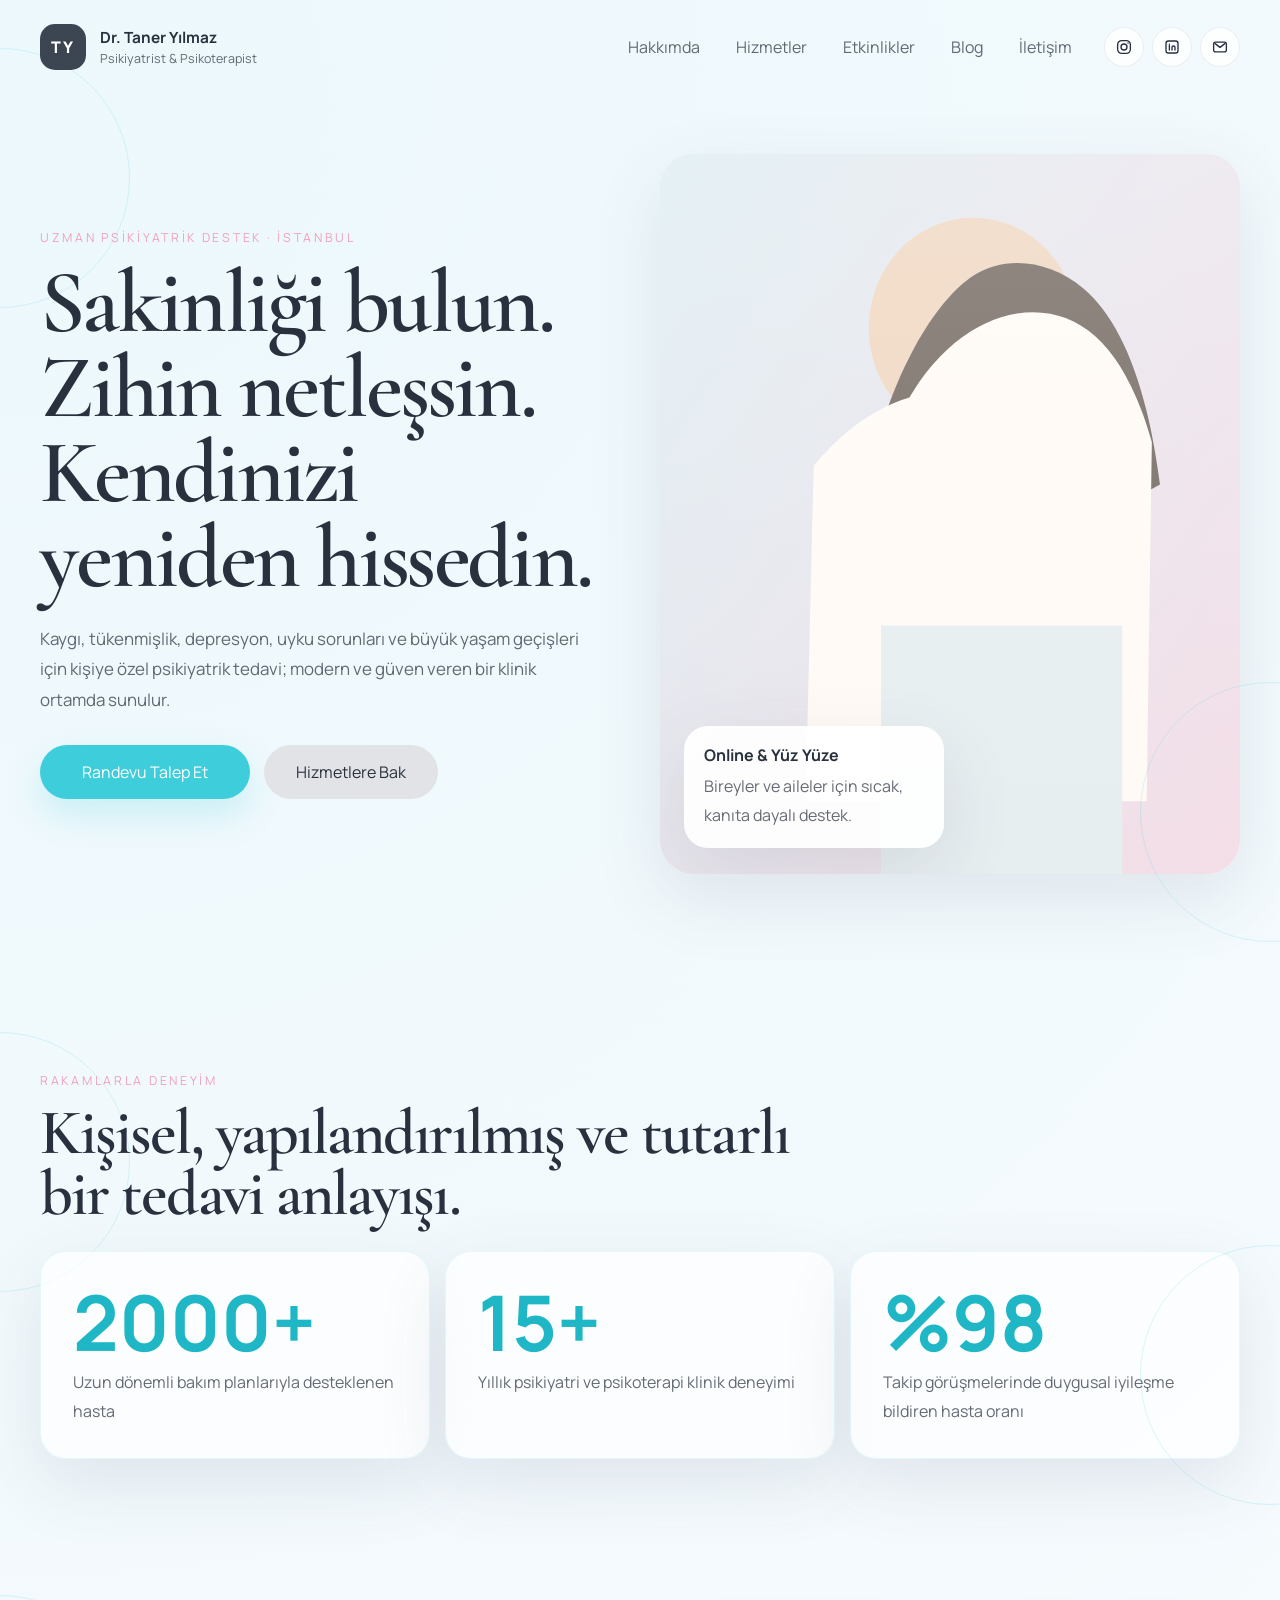
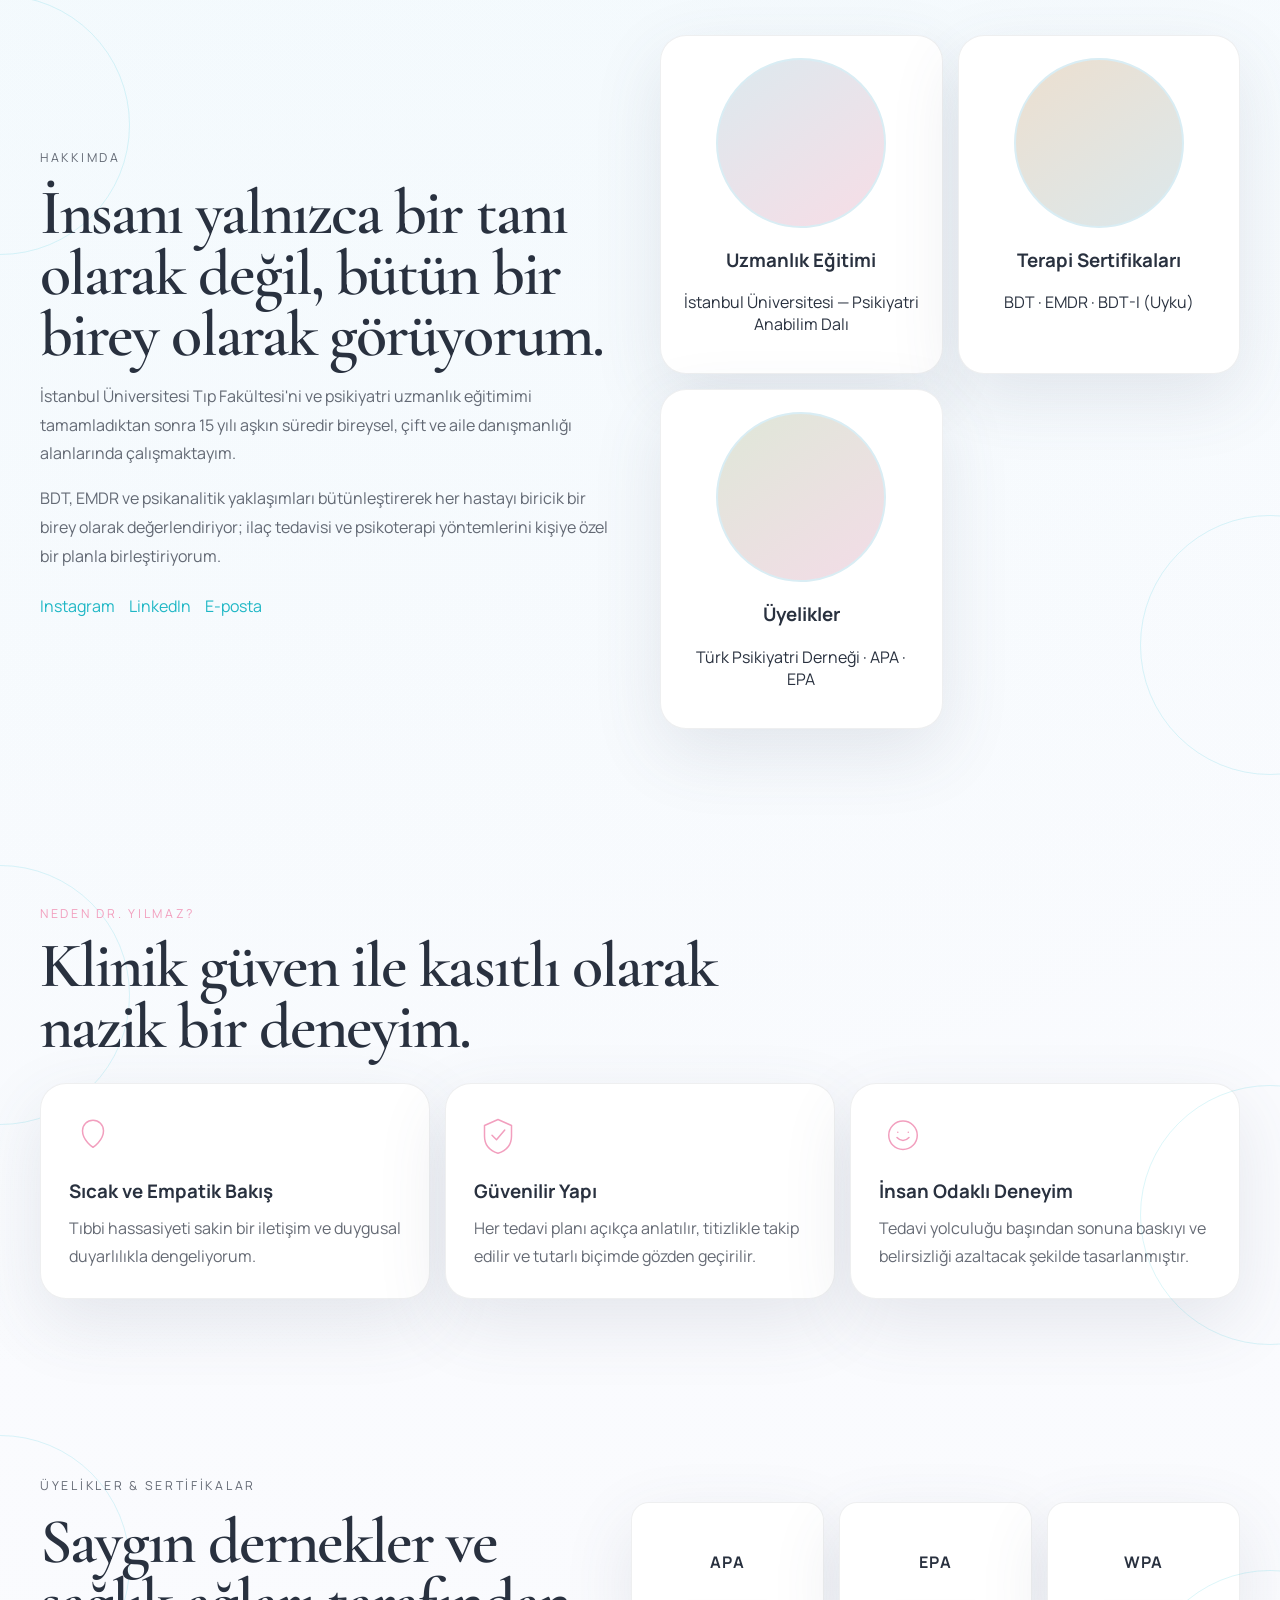
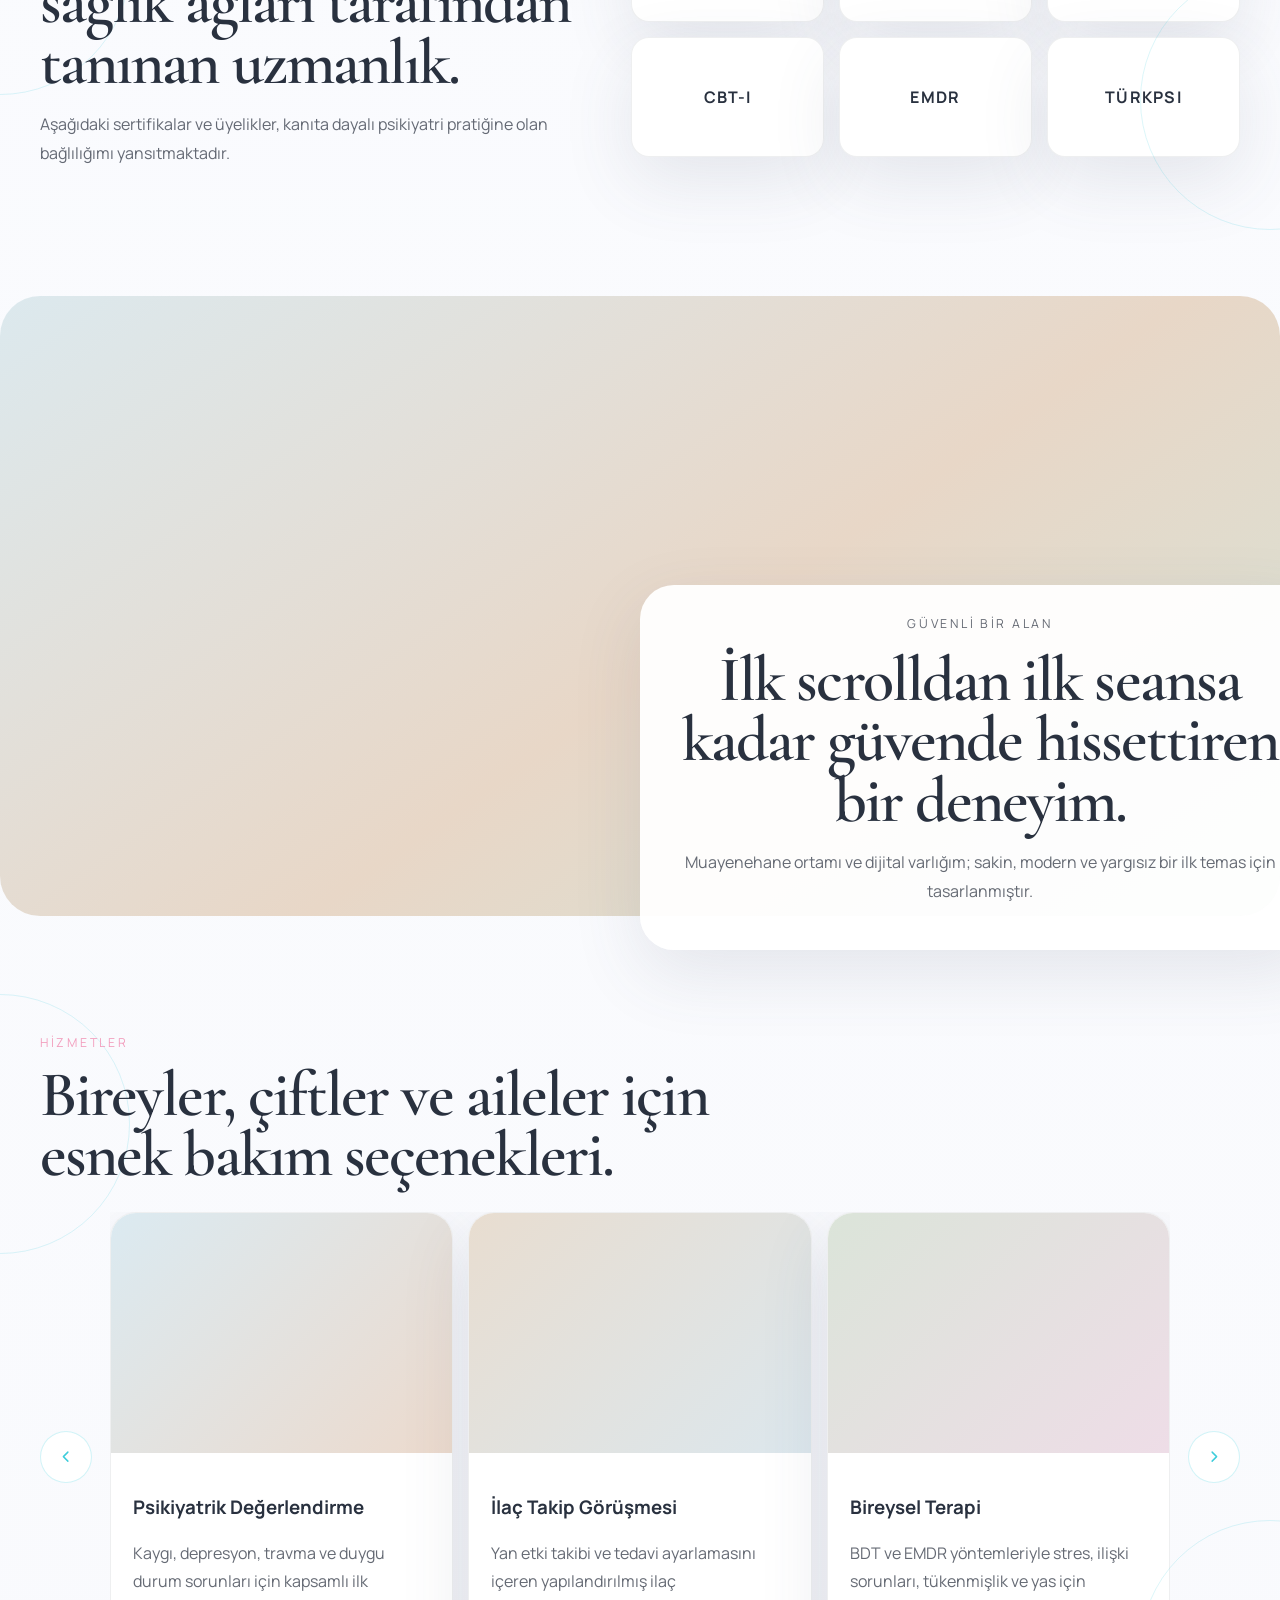
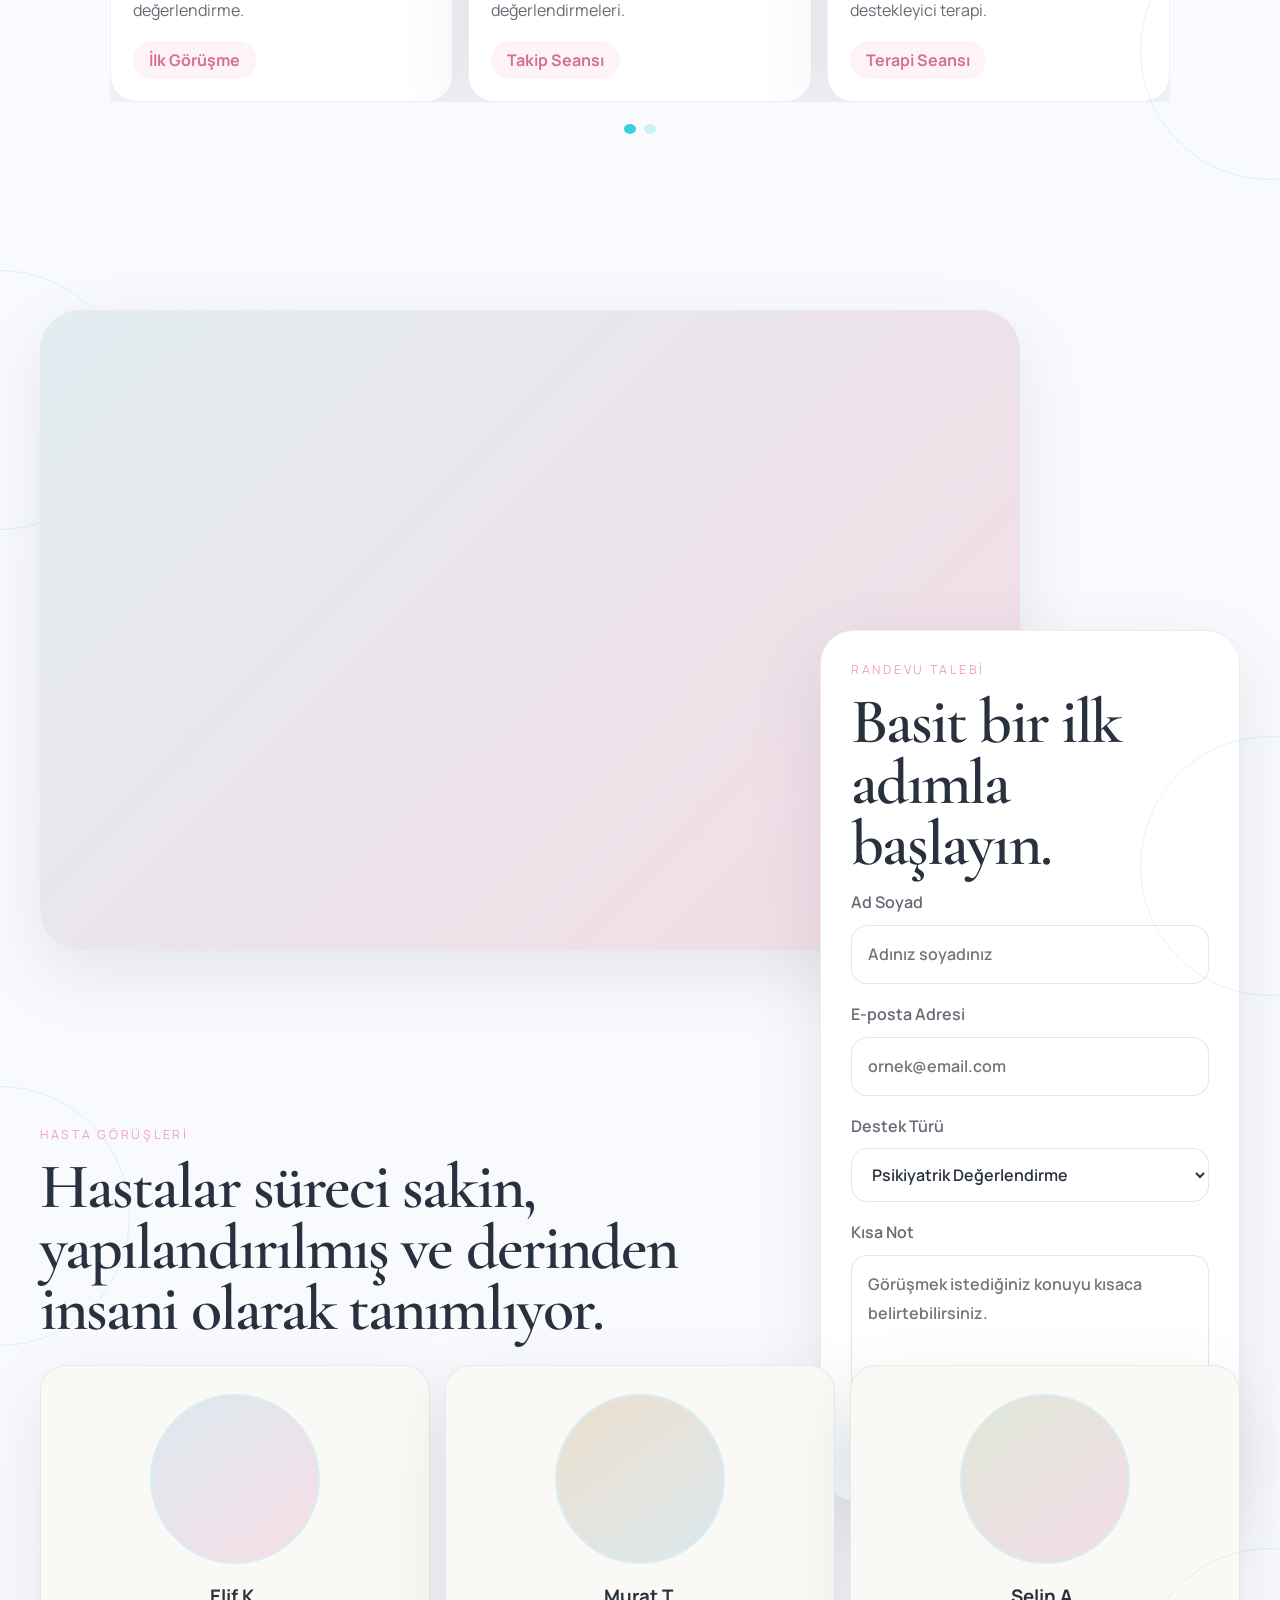
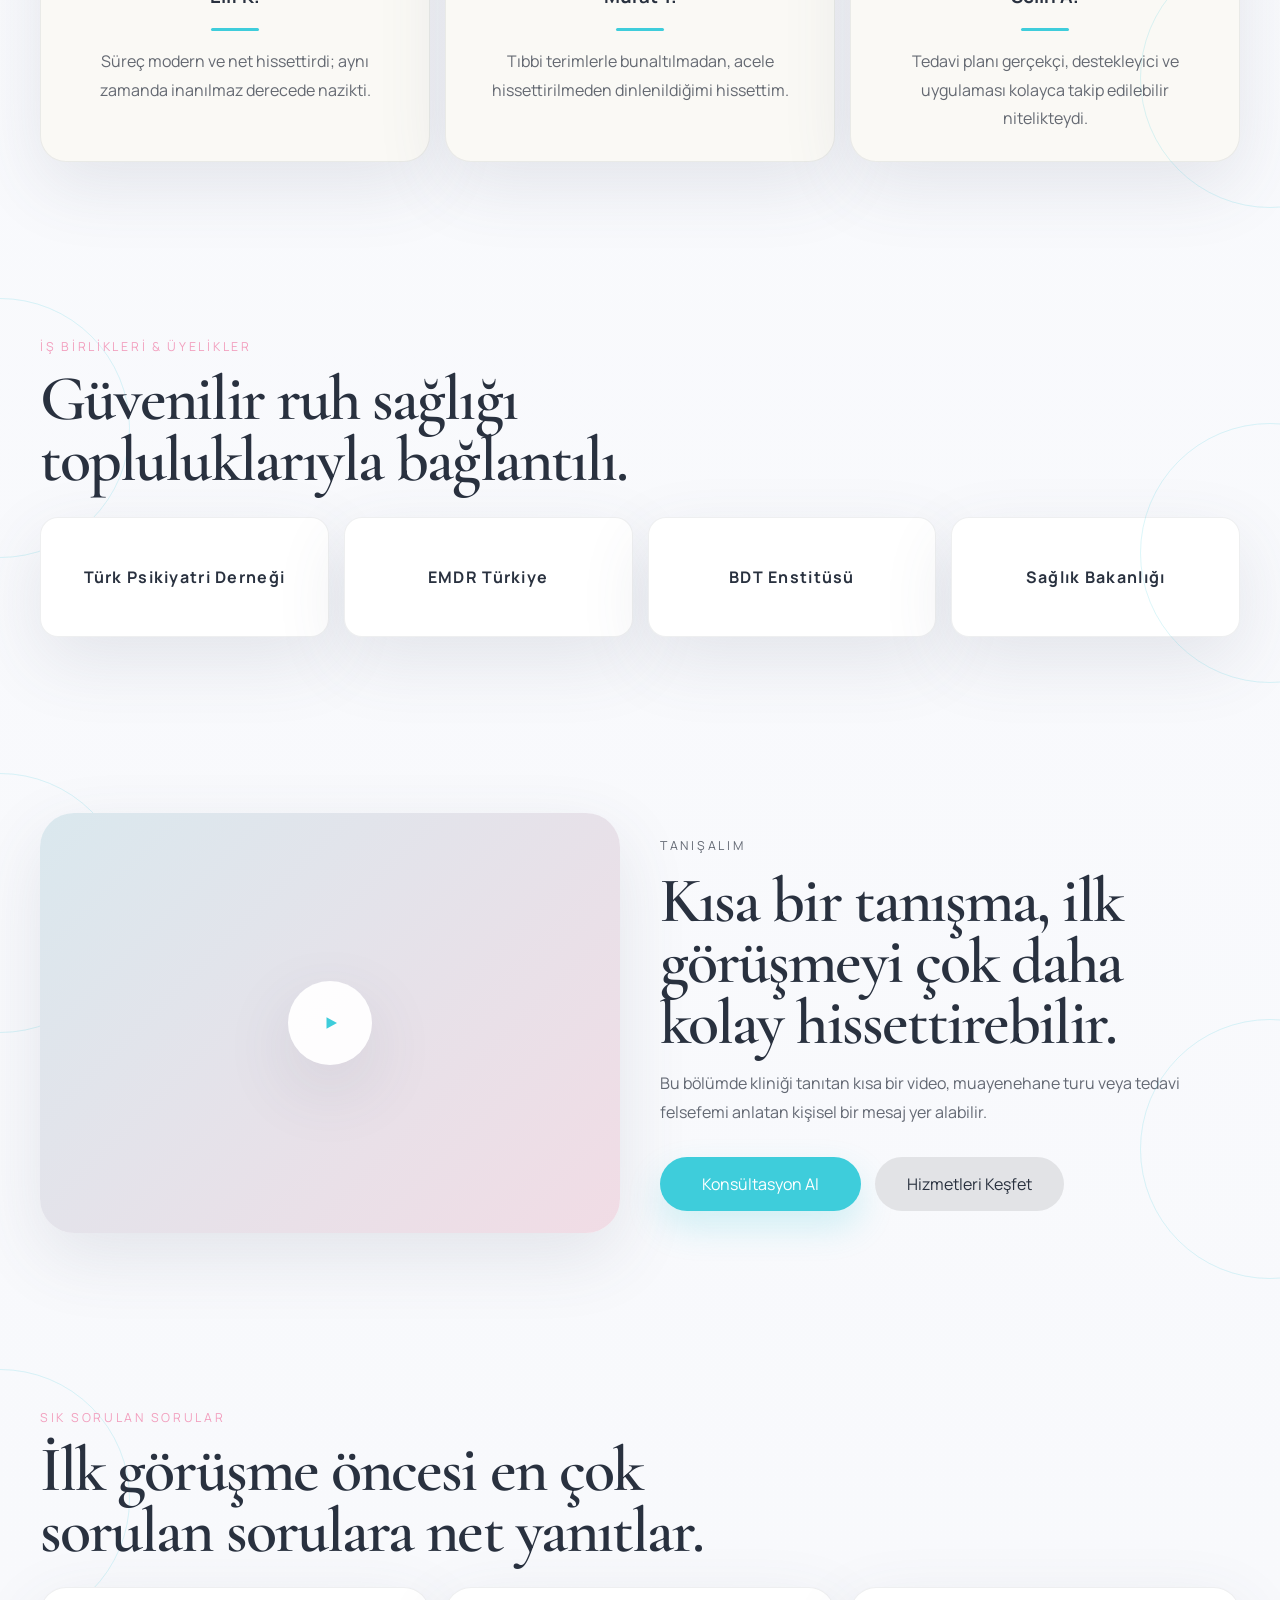
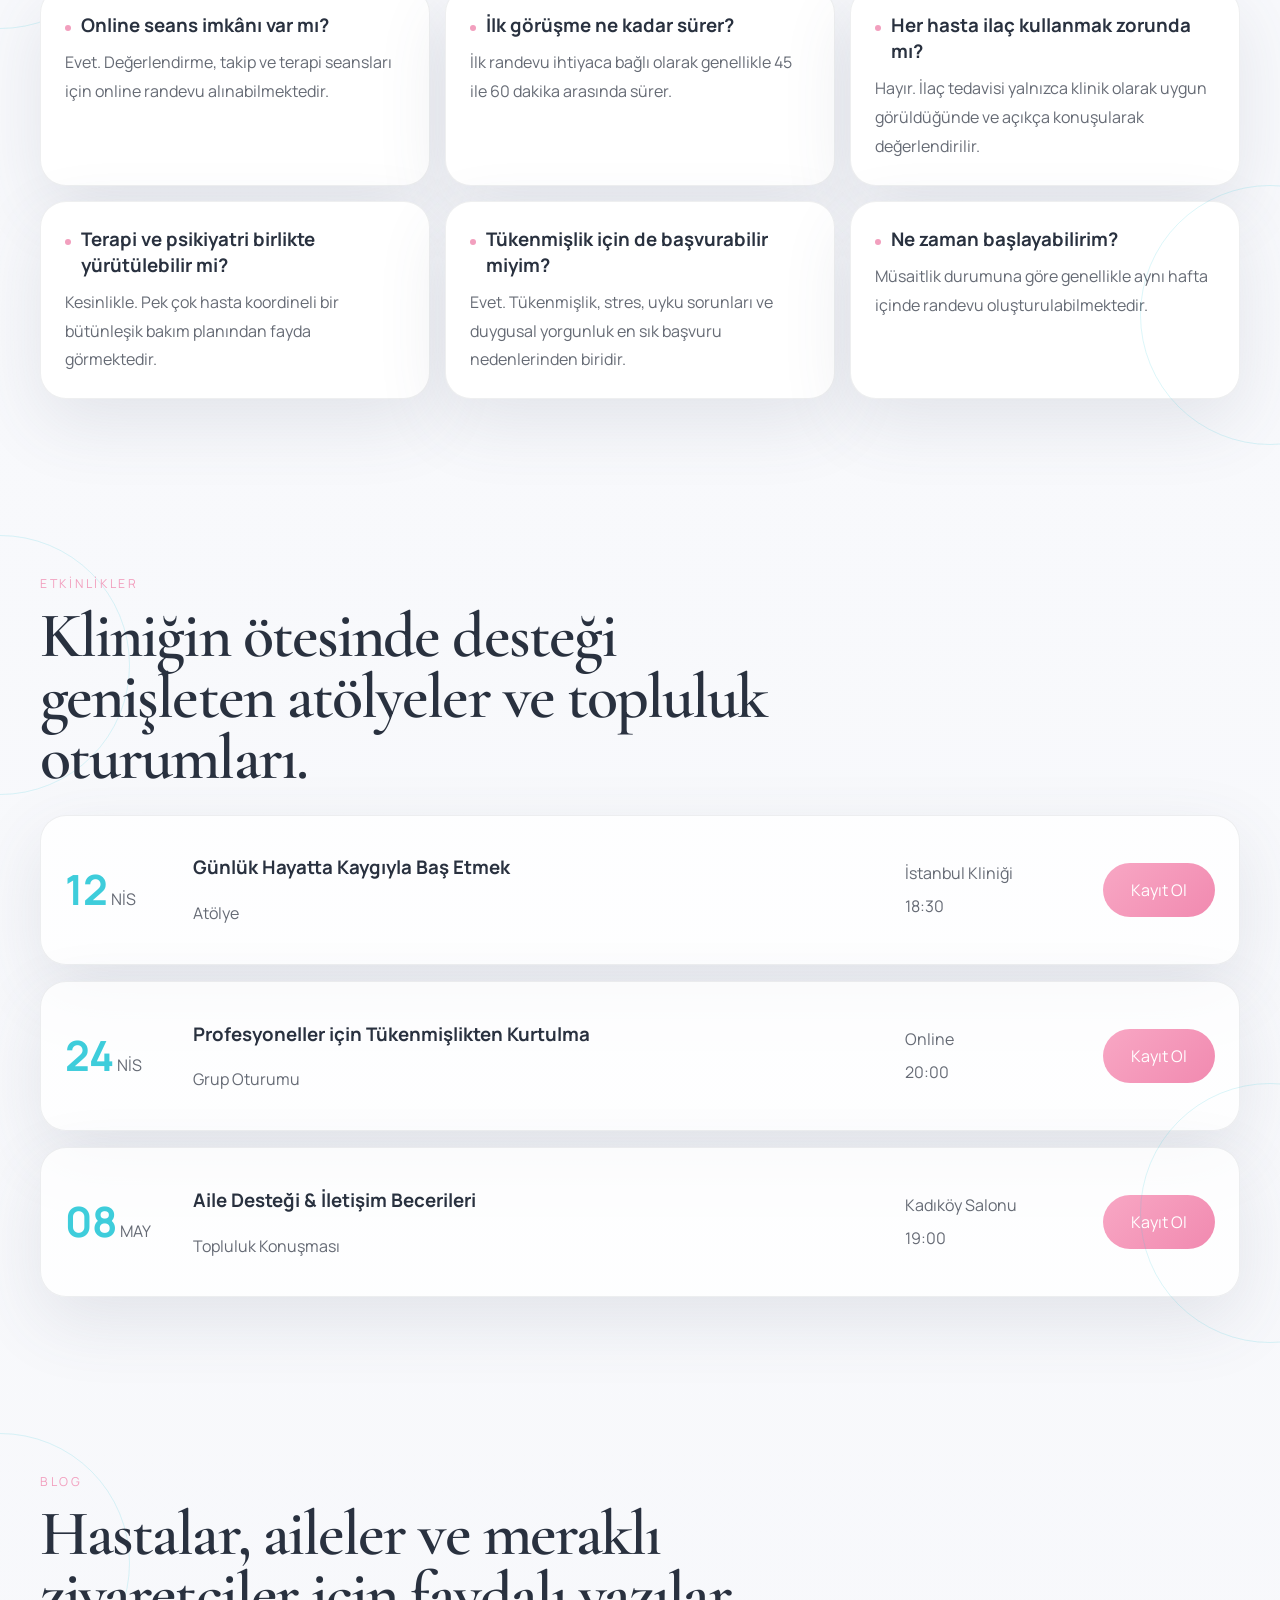
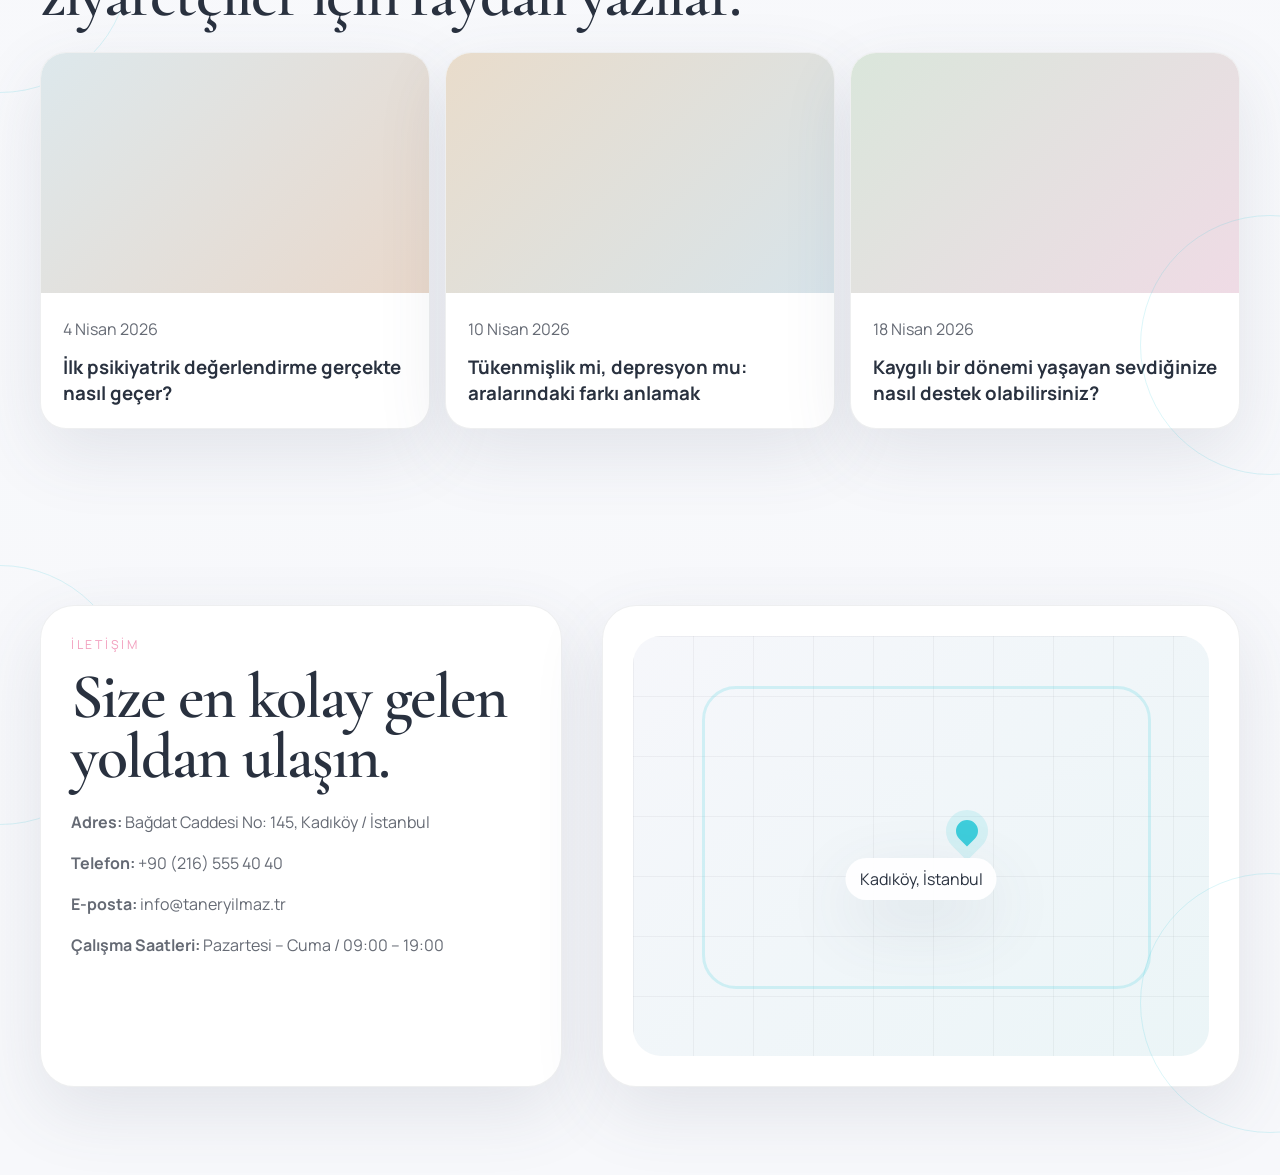
<file: index.html>
<!DOCTYPE html>
<html lang="tr">
  <head>
    <meta charset="UTF-8" />
    <meta name="viewport" content="width=device-width, initial-scale=1.0" />
    <title>Yönlendiriliyor | Weblium Inspired</title>
    <meta
      http-equiv="refresh"
      content="0; url=/experiments/weblium-inspired/weblium-inspired.html"
    />
    <style>
      :root {
        color-scheme: dark;
      }

      body {
        margin: 0;
        min-height: 100vh;
        display: grid;
        place-items: center;
        background: #050d1a;
        color: #eef3f5;
        font-family: Arial, sans-serif;
      }

      a {
        color: #7ee8f5;
      }
    </style>
    <script>
      window.location.replace("/experiments/weblium-inspired/weblium-inspired.html");
    </script>
  </head>
  <body>
    <p>
      Weblium inspired sayfasına yönlendiriliyorsunuz.
      <a href="/experiments/weblium-inspired/weblium-inspired.html">Açmak için tıklayın</a>.
    </p>
  </body>
</html>
</file>
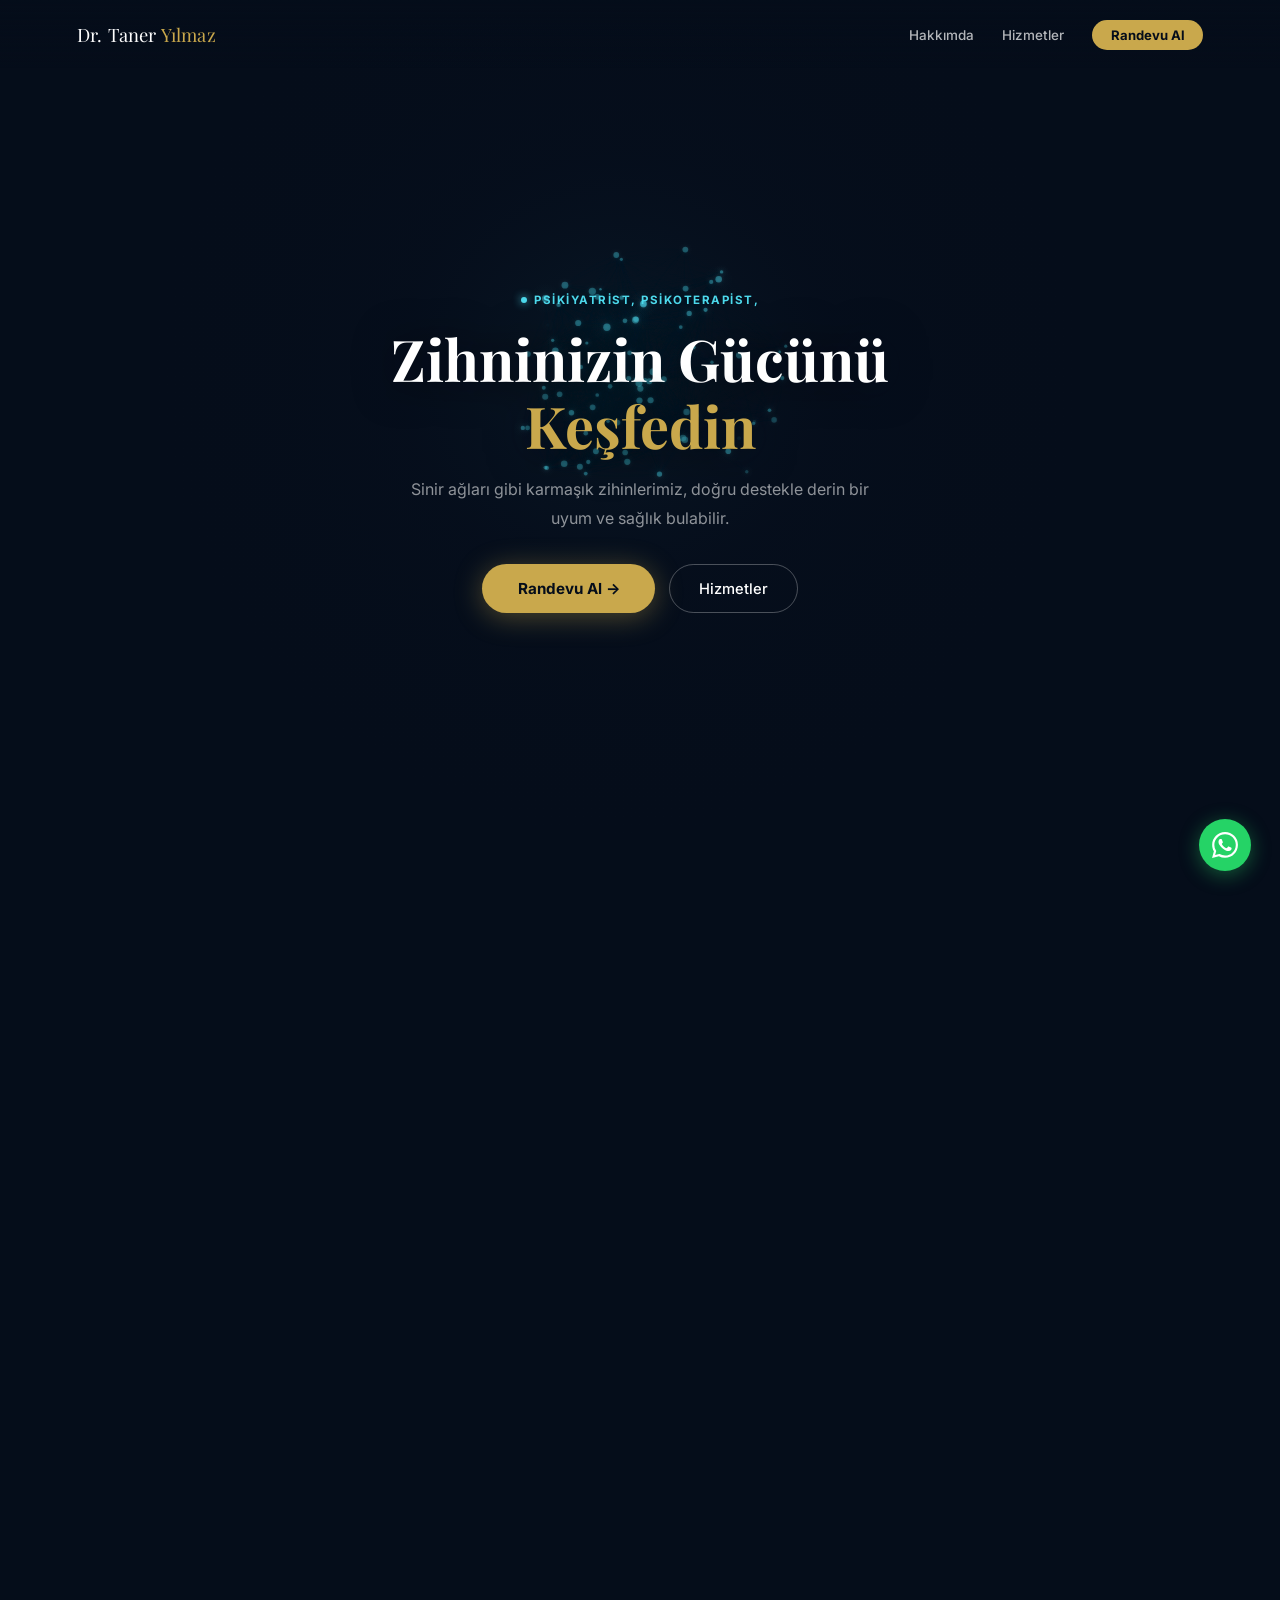
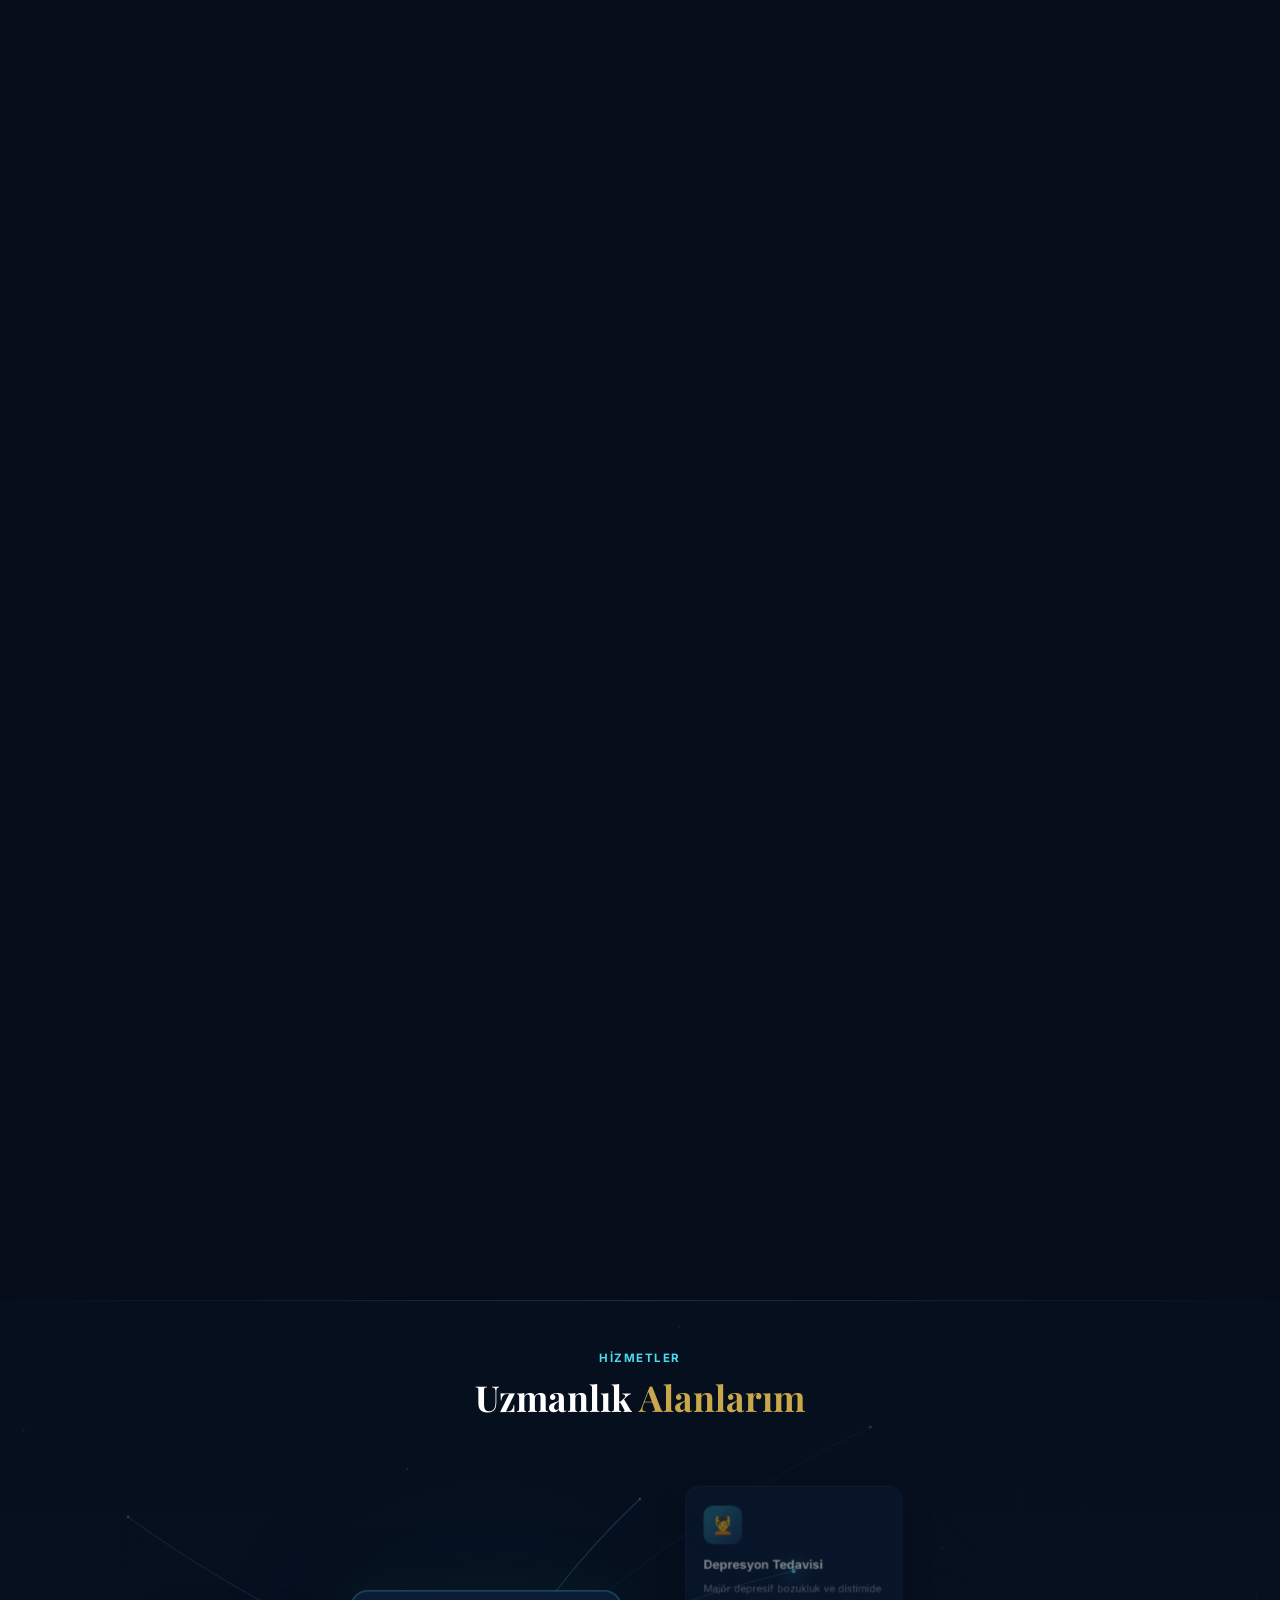
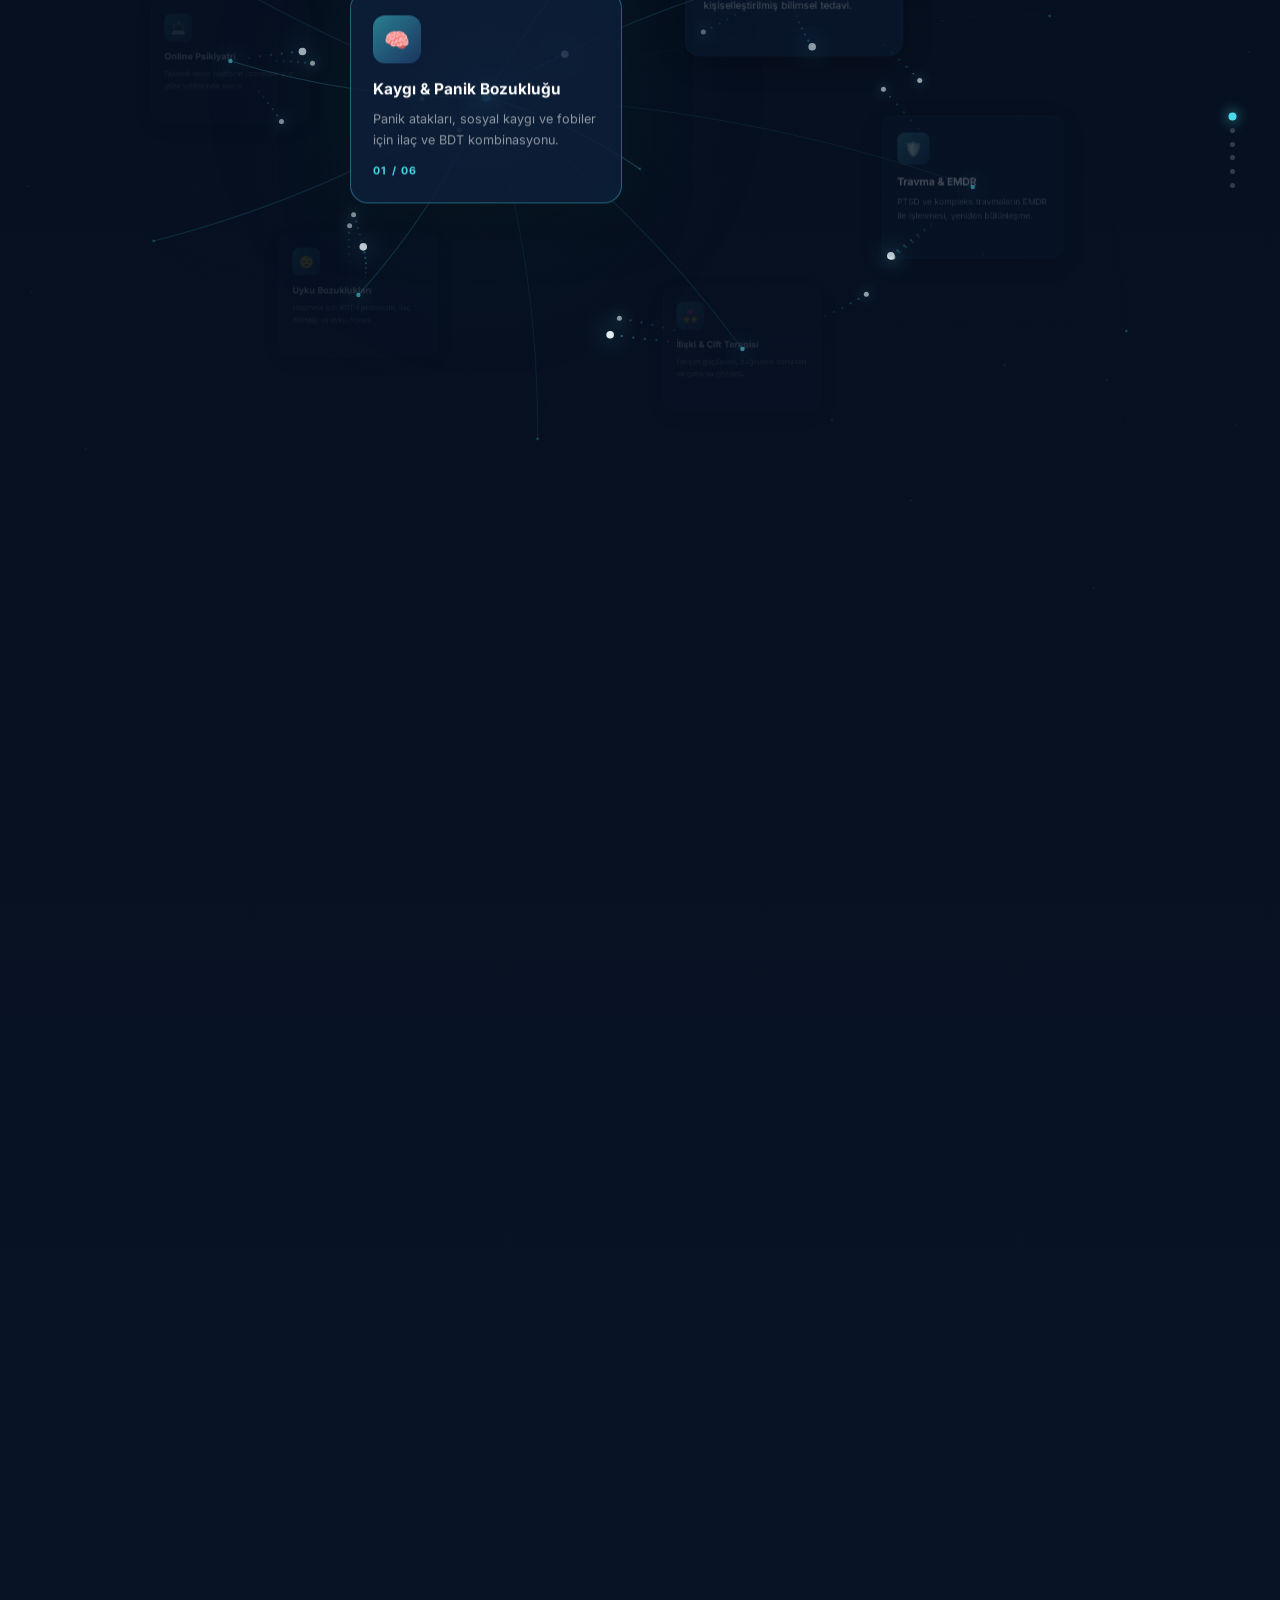
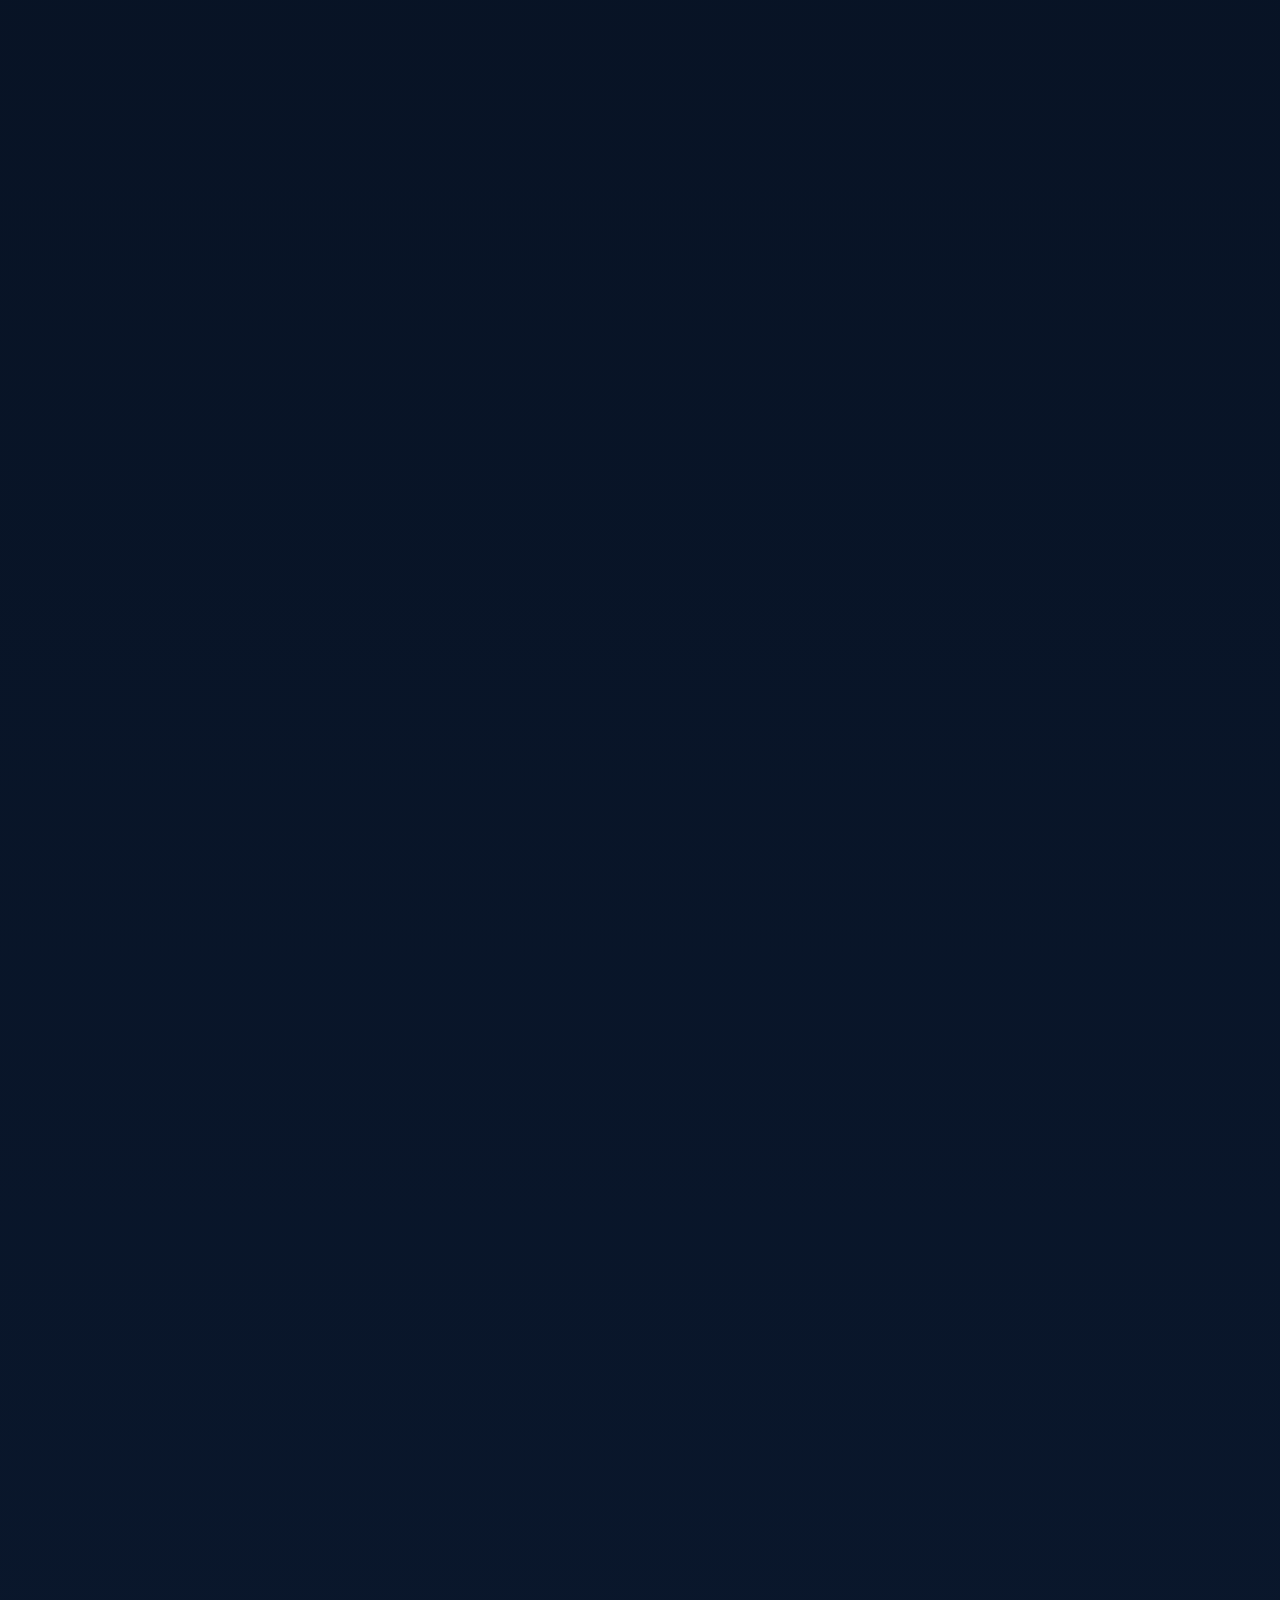
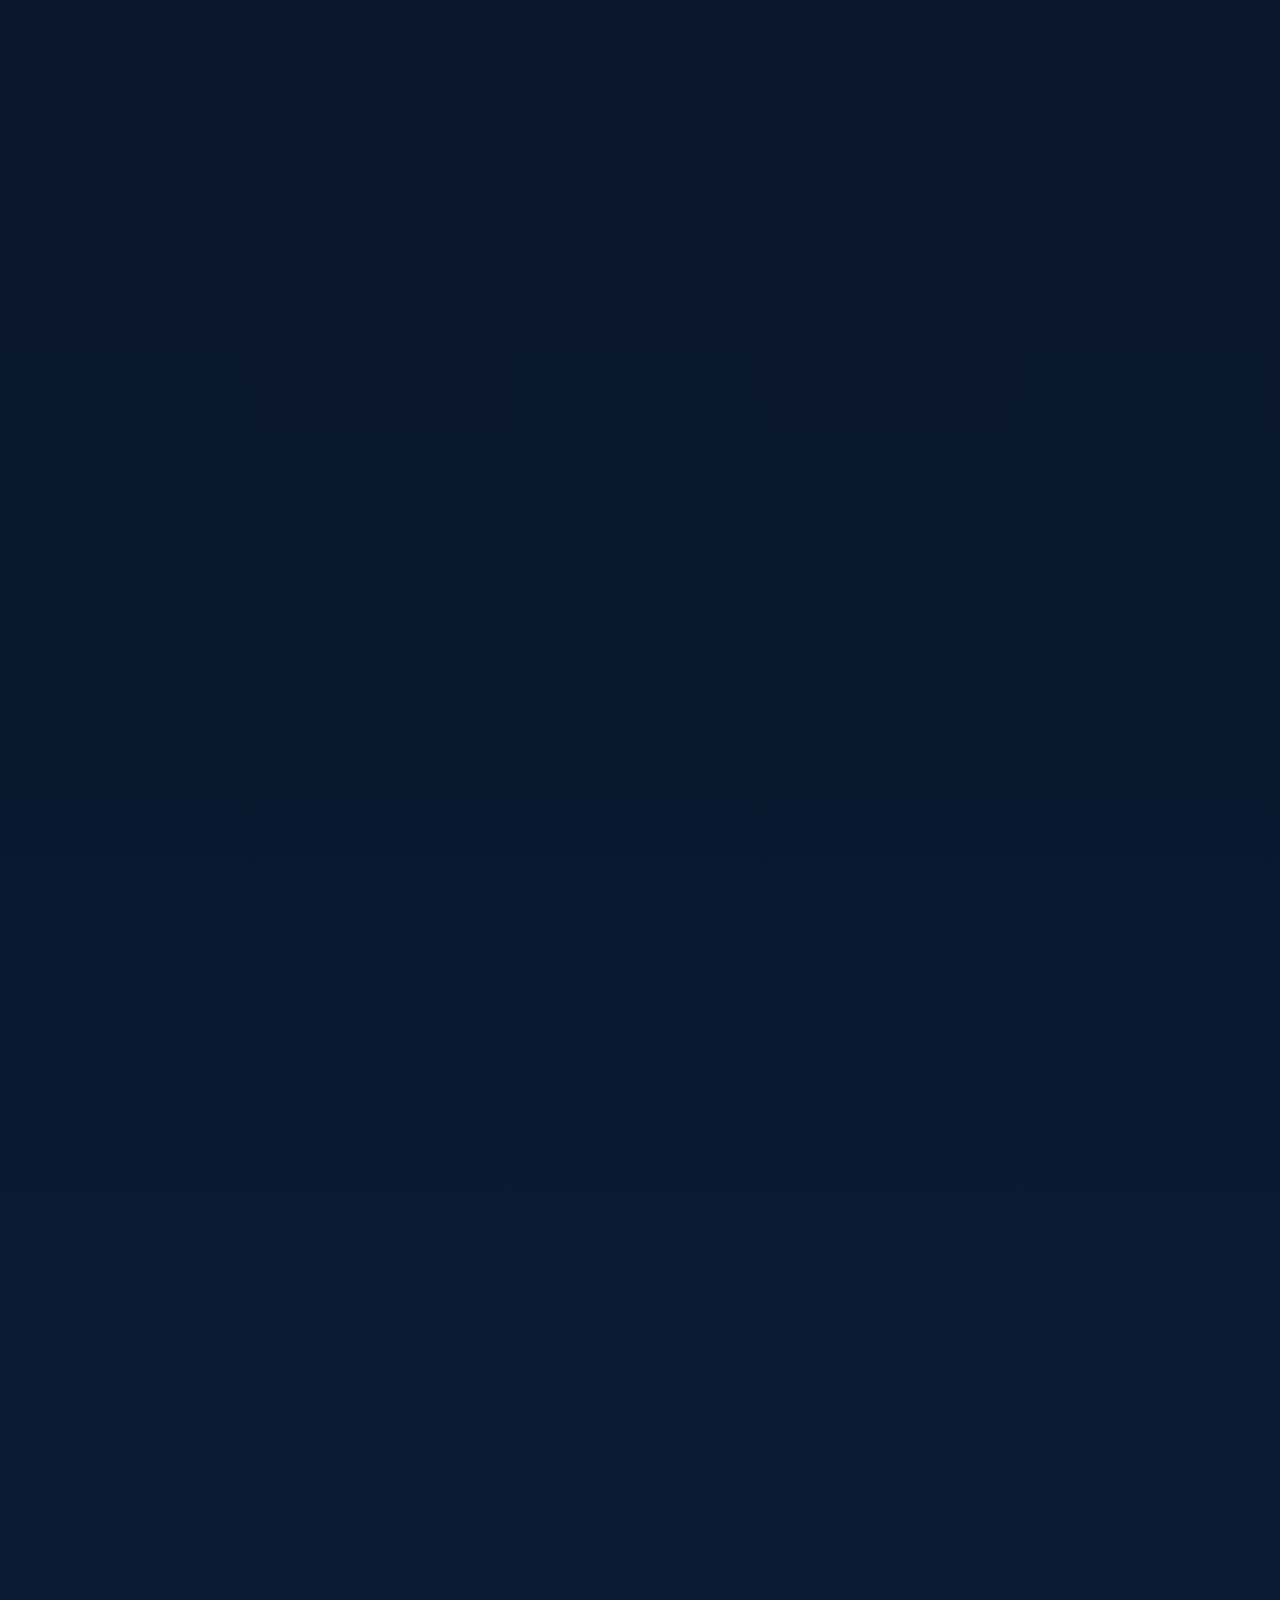
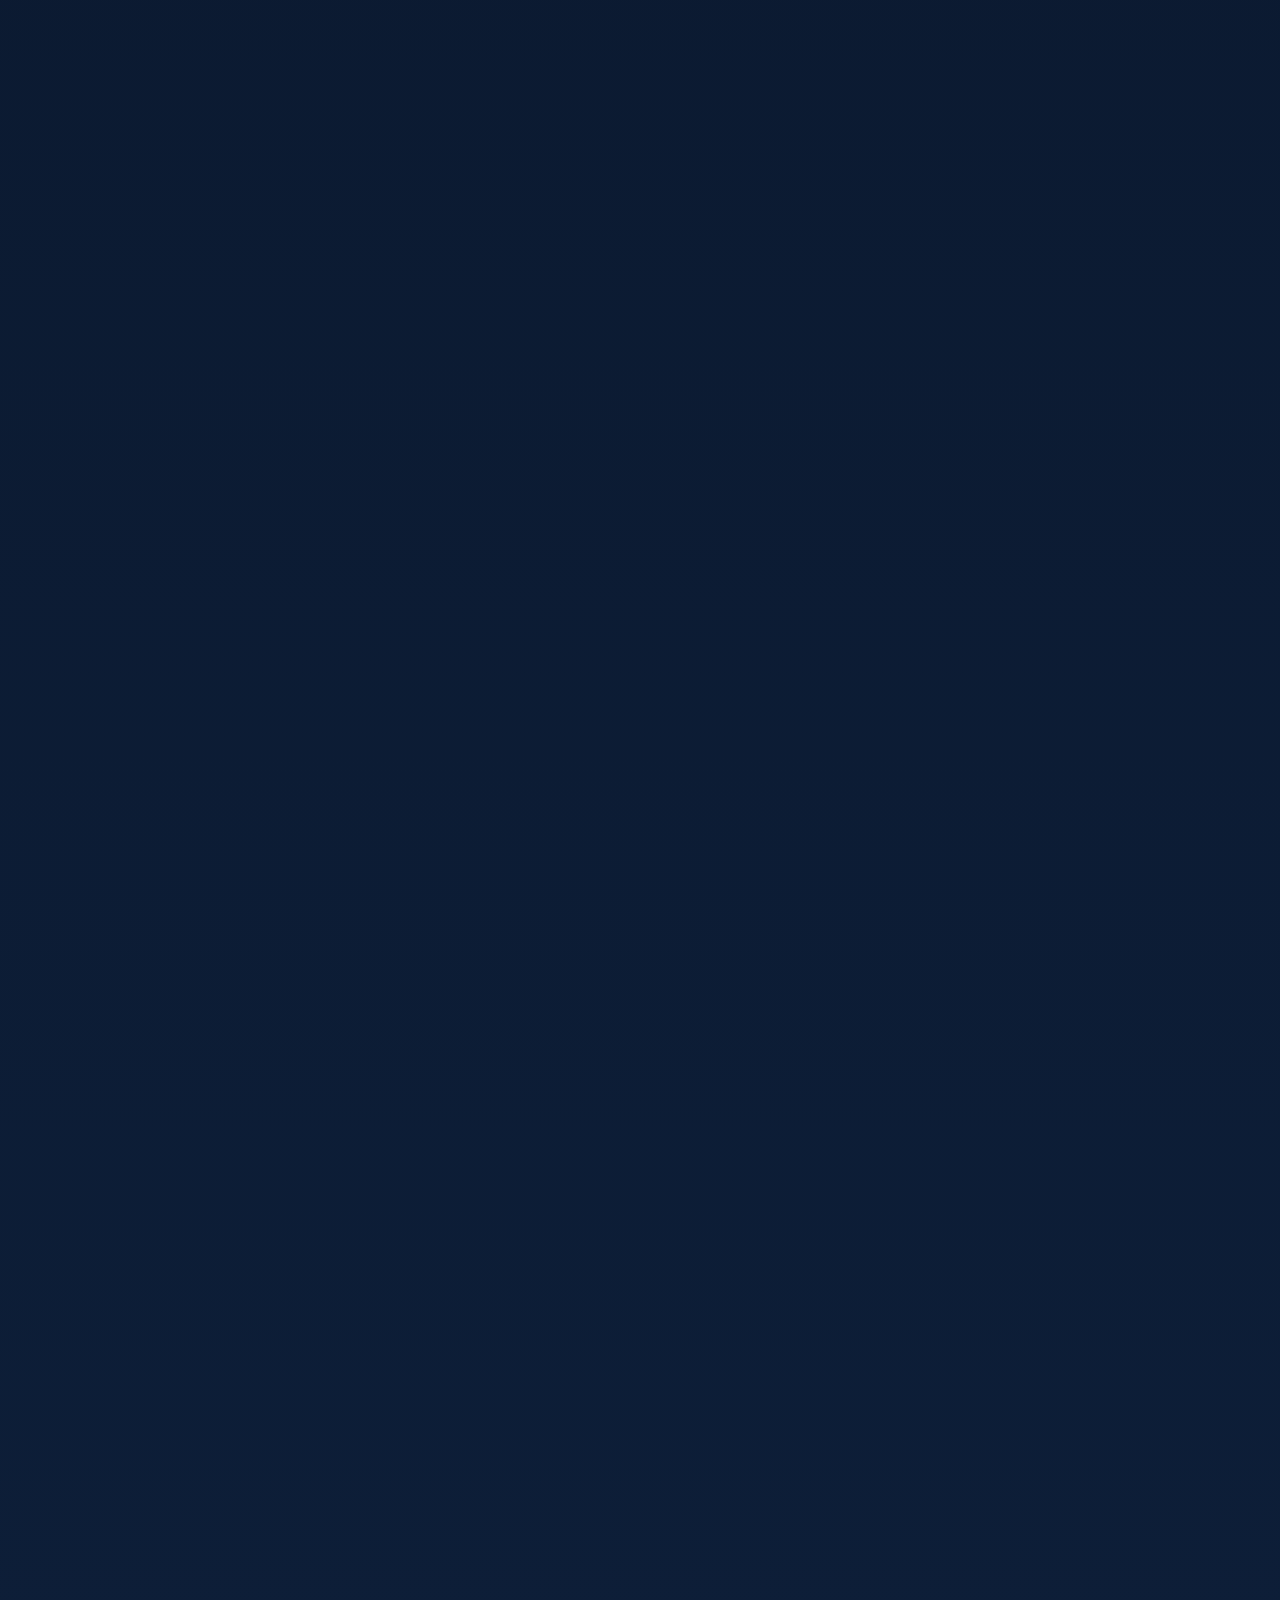
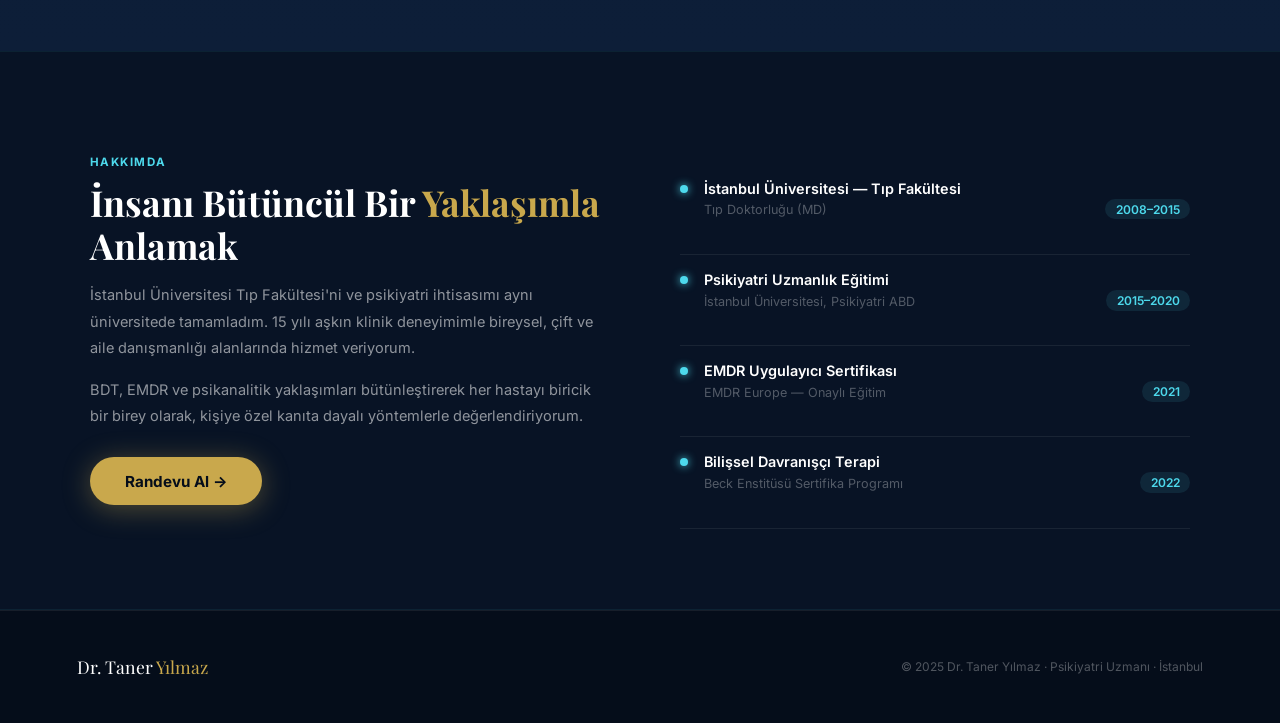
<file: experiments/brain-animation/index.html>
﻿<!DOCTYPE html>
<html lang="tr">
<head>
  <meta charset="UTF-8" />
  <meta name="viewport" content="width=device-width, initial-scale=1.0" />
  <title>Dr. Taner Yılmaz | Psikiyatrist</title>
  <link rel="preconnect" href="https://fonts.googleapis.com" />
  <link href="https://fonts.googleapis.com/css2?family=Playfair+Display:ital,wght@0,400;0,700;1,400&family=Inter:wght@300;400;500;600;700&display=swap" rel="stylesheet" />

  <link rel="stylesheet" href="./styles.css" />
</head>
<body>

<!-- Progress bar -->
<div id="prog-bar"></div>

<!-- Nav -->
<nav>
  <a class="nav-logo" href="#">Dr. Taner <span>Yılmaz</span></a>
  <ul class="nav-links">
    <li><a href="#about-sec">Hakkımda</a></li>
    <li><a href="#services-sec">Hizmetler</a></li>
    <li><a href="#appt-sec" class="nav-cta">Randevu Al</a></li>
  </ul>
</nav>

<!-- Canvas — always behind everything -->
<canvas id="brain-canvas"></canvas>

<!-- ═══════════════ SCROLL STAGE ═══════════════ -->
<div class="scroll-stage">
  <div class="sticky-vp">

    <!-- PANEL 0 — visible immediately at top -->
    <div class="panel" id="p0">
      <div class="p-tag">Psikiyatrist, Psikoterapist,</div>
      <h1 class="p-title">
        Zihninizin Gücünü<br /><em>Keşfedin</em>
      </h1>
      <p class="p-sub">
        Sinir ağları gibi karmaşık zihinlerimiz, doğru destekle
        derin bir uyum ve sağlık bulabilir.
      </p>
      <div class="btn-row">
        <a class="btn-primary" href="#appt-sec">Randevu Al &rarr;</a>
        <a class="btn-outline" href="#services-sec">Hizmetler</a>
      </div>
    </div>

    <!-- PANEL 1 — neural connections form -->
    <div class="panel" id="p1">
      <div class="p-tag">Beyin & Ruh Sağlığı</div>
      <h2 class="p-title" style="font-size:clamp(2rem,4vw,3.2rem)">
        Her Düşünce<br />Bir <em>Bağlantıdır</em>
      </h2>
      <p class="p-sub">
        Beyniniz her saniye milyarlarca sinyal iletir.<br />
        Ruh sağlığı bu sinyallerin uyumunda gizlidir.
      </p>
    </div>

    <!-- PANEL 2 — full activation / stats -->
    <div class="panel" id="p2">
      <div class="p-tag">Dr. Taner Yılmaz</div>
      <h2 class="p-title" style="font-size:clamp(2rem,4vw,3.2rem)">
        <em>15+ Yıl</em> Klinik<br />Deneyim
      </h2>
      <div class="stats-row">
        <div class="stat-item"><div class="stat-val">2000+</div><div class="stat-lbl">Hasta</div></div>
        <div class="stat-item"><div class="stat-val">BDT</div><div class="stat-lbl">& EMDR</div></div>
        <div class="stat-item"><div class="stat-val">%98</div><div class="stat-lbl">Memnuniyet</div></div>
      </div>
    </div>

    <!-- PANEL 3 — services preview -->
    <div class="panel" id="p3">
      <div class="p-tag">Uzmanlık Alanları</div>
      <h2 class="p-title" style="font-size:clamp(1.8rem,3.5vw,2.8rem)">
        Size <em>Özel</em> Tedavi Planı
      </h2>
      <div class="mini-grid">
        <div class="mini-card"><div class="mc-i">🧠</div><h4>Kaygı & Panik</h4><p>BDT ile kanıta dayalı</p></div>
        <div class="mini-card"><div class="mc-i">💆</div><h4>Depresyon</h4><p>Kişiselleştirilmiş plan</p></div>
        <div class="mini-card"><div class="mc-i">🛡️</div><h4>Travma & EMDR</h4><p>Geçmişi iyileştirme</p></div>
        <div class="mini-card"><div class="mc-i">💑</div><h4>Çift Terapisi</h4><p>İlişki desteği</p></div>
        <div class="mini-card"><div class="mc-i">😴</div><h4>Uyku Sorunları</h4><p>BDT-I protokolü</p></div>
        <div class="mini-card"><div class="mc-i">💻</div><h4>Online Seans</h4><p>Güvenli video</p></div>
      </div>
    </div>

    <!-- Scroll hint -->
    <div class="scroll-hint" id="scroll-hint">
      <span>Kaydır</span>
      <div class="sh-line"></div>
    </div>

  </div>
</div>

<!-- ═══════════════ PAGE CONTENT ═══════════════ -->
<div class="page-content">

  <!-- Services Neural Sticky Stage -->
  <section id="svc-stage">
    <div class="svc-sticky">
      <canvas id="svc-canvas"></canvas>

      <!-- Header -->
      <div class="svc-header">
        <div class="s-label">Hizmetler</div>
        <h2 class="s-heading">Uzmanlık <em>Alanlarım</em></h2>
      </div>

      <!-- Card nodes — left/top set by JS based on viewport -->
      <div class="svc-node" id="svc-node-0">
        <div class="svc-card-inner">
          <div class="svc-icon-w">🧠</div>
          <h3>Kaygı & Panik Bozukluğu</h3>
          <p class="svc-desc">Panik atakları, sosyal kaygı ve fobiler için ilaç ve BDT kombinasyonu.</p>
          <span class="svc-tag">01 / 06</span>
        </div>
      </div>
      <div class="svc-node" id="svc-node-1">
        <div class="svc-card-inner">
          <div class="svc-icon-w">💆</div>
          <h3>Depresyon Tedavisi</h3>
          <p class="svc-desc">Majör depresif bozukluk ve distimide kişiselleştirilmiş bilimsel tedavi.</p>
          <span class="svc-tag">02 / 06</span>
        </div>
      </div>
      <div class="svc-node" id="svc-node-2">
        <div class="svc-card-inner">
          <div class="svc-icon-w">🛡️</div>
          <h3>Travma & EMDR</h3>
          <p class="svc-desc">PTSD ve kompleks travmaların EMDR ile işlenmesi, yeniden bütünleşme.</p>
          <span class="svc-tag">03 / 06</span>
        </div>
      </div>
      <div class="svc-node" id="svc-node-3">
        <div class="svc-card-inner">
          <div class="svc-icon-w">💑</div>
          <h3>İlişki & Çift Terapisi</h3>
          <p class="svc-desc">İletişim güçlükleri, bağlanma sorunları ve çatışma çözümü.</p>
          <span class="svc-tag">04 / 06</span>
        </div>
      </div>
      <div class="svc-node" id="svc-node-4">
        <div class="svc-card-inner">
          <div class="svc-icon-w">😴</div>
          <h3>Uyku Bozuklukları</h3>
          <p class="svc-desc">İnsomnia için BDT-I protokolü, ilaç desteği ve uyku hijyeni.</p>
          <span class="svc-tag">05 / 06</span>
        </div>
      </div>
      <div class="svc-node" id="svc-node-5">
        <div class="svc-card-inner">
          <div class="svc-icon-w">💻</div>
          <h3>Online Psikiyatri</h3>
          <p class="svc-desc">Güvenli video platform üzerinden yüz yüze kalitesinde seans.</p>
          <span class="svc-tag">06 / 06</span>
        </div>
      </div>

      <!-- Progress dots -->
      <div class="svc-dots" id="svc-dots">
        <div class="svc-dot svc-dot-on"></div>
        <div class="svc-dot"></div>
        <div class="svc-dot"></div>
        <div class="svc-dot"></div>
        <div class="svc-dot"></div>
        <div class="svc-dot"></div>
      </div>
    </div>
  </section>

  <!-- About -->
  <section class="about-strip" id="about-sec">
    <div class="about-inner">
      <div>
        <div class="s-label">Hakkımda</div>
        <h2 class="s-heading">İnsanı Bütüncül Bir <em>Yaklaşımla</em> Anlamak</h2>
        <p>İstanbul Üniversitesi Tıp Fakültesi'ni ve psikiyatri ihtisasımı aynı üniversitede tamamladım. 15 yılı aşkın klinik deneyimimle bireysel, çift ve aile danışmanlığı alanlarında hizmet veriyorum.</p>
        <p>BDT, EMDR ve psikanalitik yaklaşımları bütünleştirerek her hastayı biricik bir birey olarak, kişiye özel kanıta dayalı yöntemlerle değerlendiriyorum.</p>
        <div class="btn-row" style="justify-content:flex-start;margin-top:1.75rem;">
          <a class="btn-primary" href="#appt-sec">Randevu Al &rarr;</a>
        </div>
      </div>
      <div>
        <ul class="edu-list">
          <li class="edu-item">
            <div class="edu-dot"></div>
            <div class="edu-text"><h4>İstanbul Üniversitesi — Tıp Fakültesi</h4><p>Tıp Doktorluğu (MD)</p></div>
            <div class="edu-yr">2008–2015</div>
          </li>
          <li class="edu-item">
            <div class="edu-dot"></div>
            <div class="edu-text"><h4>Psikiyatri Uzmanlık Eğitimi</h4><p>İstanbul Üniversitesi, Psikiyatri ABD</p></div>
            <div class="edu-yr">2015–2020</div>
          </li>
          <li class="edu-item">
            <div class="edu-dot"></div>
            <div class="edu-text"><h4>EMDR Uygulayıcı Sertifikası</h4><p>EMDR Europe — Onaylı Eğitim</p></div>
            <div class="edu-yr">2021</div>
          </li>
          <li class="edu-item">
            <div class="edu-dot"></div>
            <div class="edu-text"><h4>Bilişsel Davranışçı Terapi</h4><p>Beck Enstitüsü Sertifika Programı</p></div>
            <div class="edu-yr">2022</div>
          </li>
        </ul>
      </div>
    </div>
  </section>

  <!-- Appointment -->

  <footer>
    <div class="f-logo">Dr. Taner <span>Yılmaz</span></div>
    <p>© 2025 Dr. Taner Yılmaz · Psikiyatri Uzmanı · İstanbul</p>
  </footer>
</div>

<!-- WhatsApp -->
<a class="wa" href="https://wa.me/905XXXXXXXXX" target="_blank">
  <svg viewBox="0 0 24 24" fill="currentColor"><path d="M17.472 14.382c-.297-.149-1.758-.867-2.03-.967-.273-.099-.471-.148-.67.15-.197.297-.767.966-.94 1.164-.173.199-.347.223-.644.075-.297-.15-1.255-.463-2.39-1.475-.883-.788-1.48-1.761-1.653-2.059-.173-.297-.018-.458.13-.606.134-.133.298-.347.446-.52.149-.174.198-.298.298-.497.099-.198.05-.371-.025-.52-.075-.149-.669-1.612-.916-2.207-.242-.579-.487-.5-.669-.51-.173-.008-.371-.01-.57-.01-.198 0-.52.074-.792.372-.272.297-1.04 1.016-1.04 2.479 0 1.462 1.065 2.875 1.213 3.074.149.198 2.096 3.2 5.077 4.487.709.306 1.262.489 1.694.625.712.227 1.36.195 1.871.118.571-.085 1.758-.719 2.006-1.413.248-.694.248-1.289.173-1.413-.074-.124-.272-.198-.57-.347m-5.421 7.403h-.004a9.87 9.87 0 01-5.031-1.378l-.361-.214-3.741.982.998-3.648-.235-.374a9.86 9.86 0 01-1.51-5.26c.001-5.45 4.436-9.884 9.888-9.884 2.64 0 5.122 1.03 6.988 2.898a9.825 9.825 0 012.893 6.994c-.003 5.45-4.437 9.884-9.885 9.884m8.413-18.297A11.815 11.815 0 0012.05 0C5.495 0 .16 5.335.157 11.892c0 2.096.547 4.142 1.588 5.945L.057 24l6.305-1.654a11.882 11.882 0 005.683 1.448h.005c6.554 0 11.89-5.335 11.893-11.893a11.821 11.821 0 00-3.48-8.413z"/></svg>
</a>


<!-- ═══════════════ NEURAL ANIMATION ENGINE ═══════════════ -->
<script src="./script.js"></script>
</body>
</html>
</file>
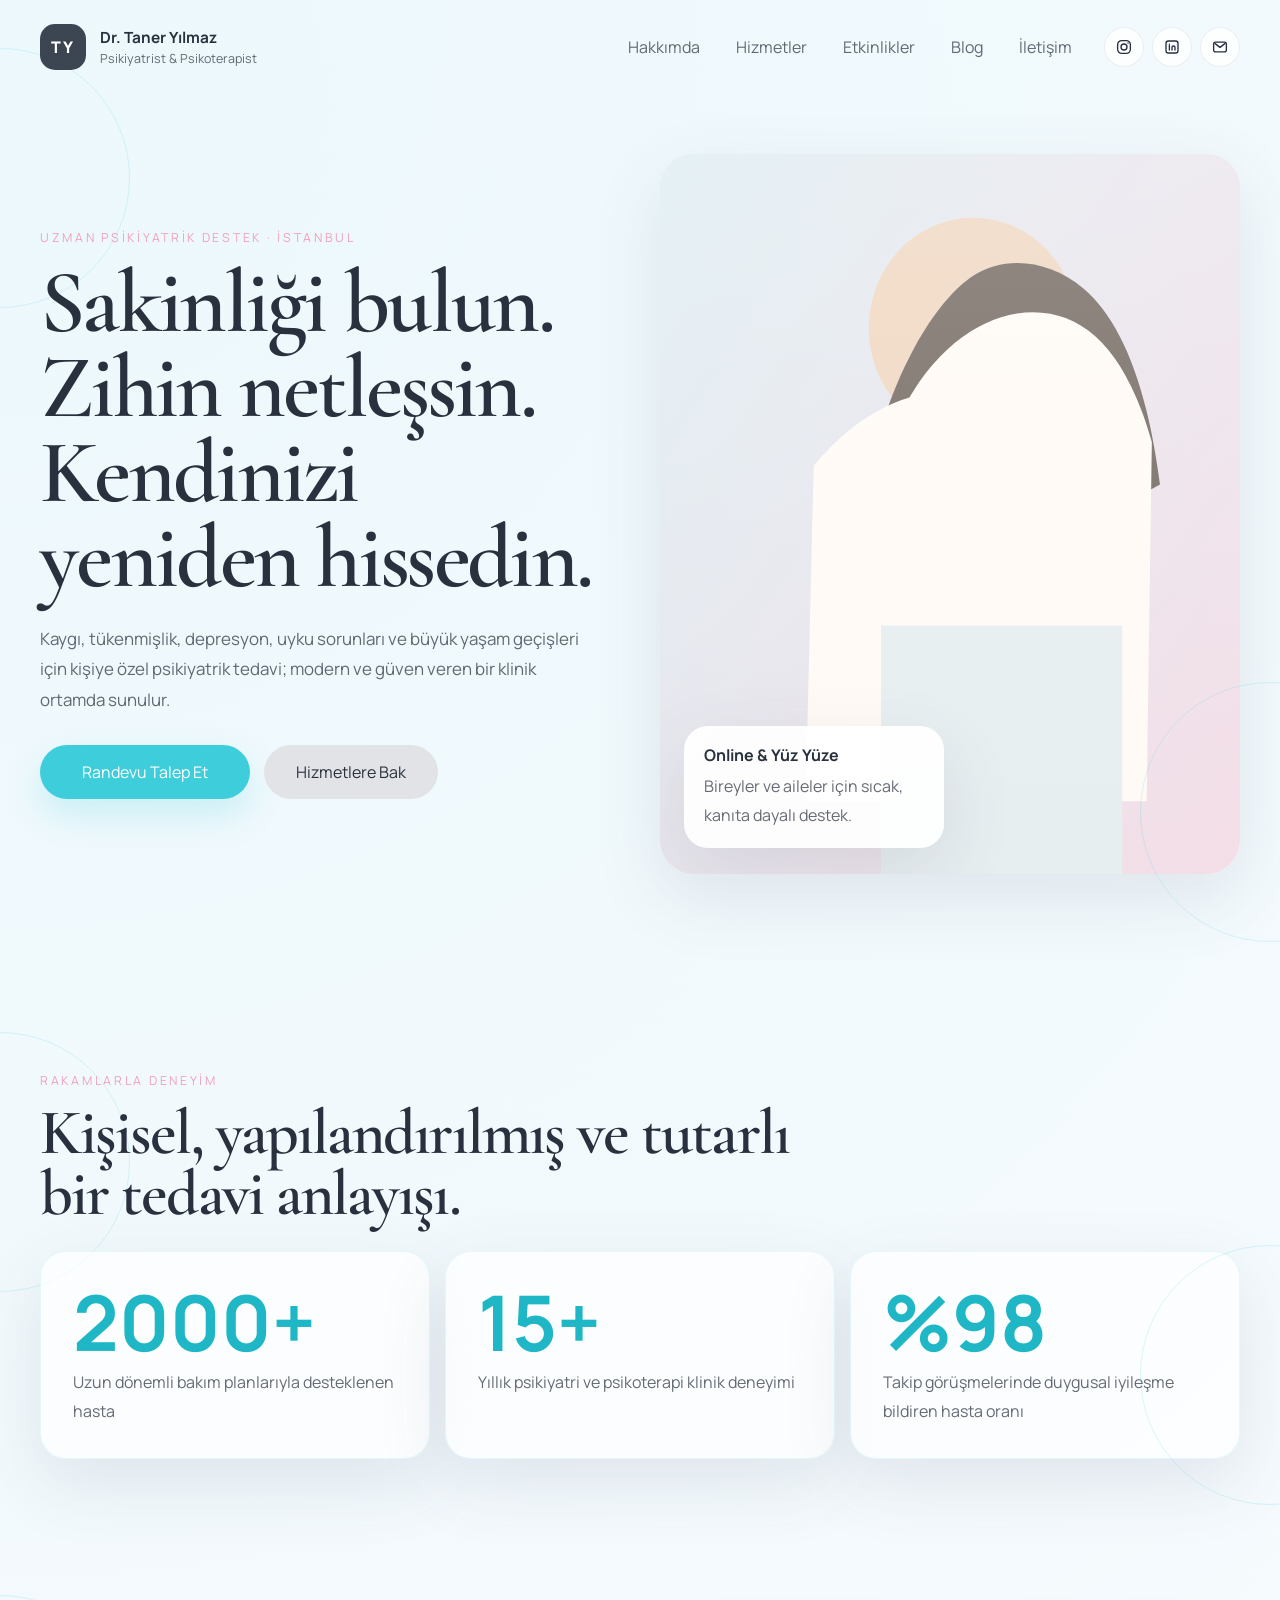
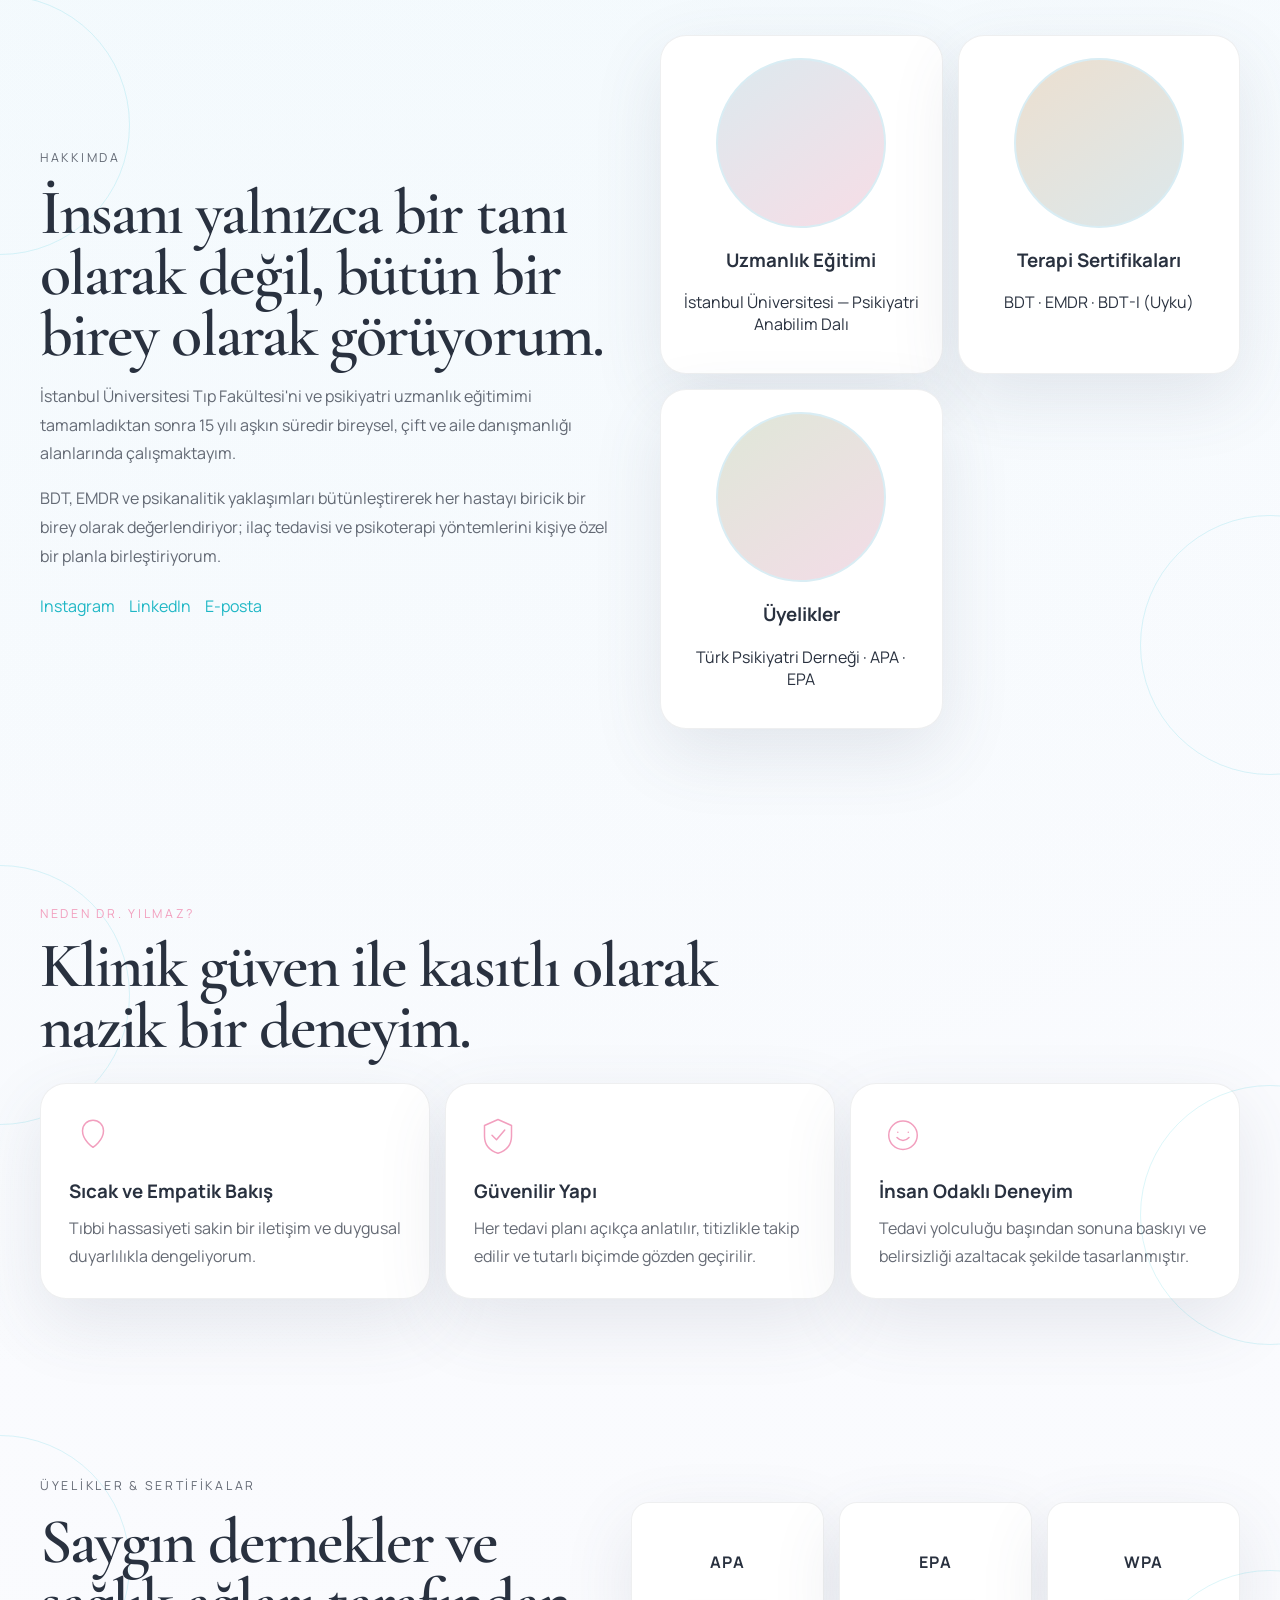
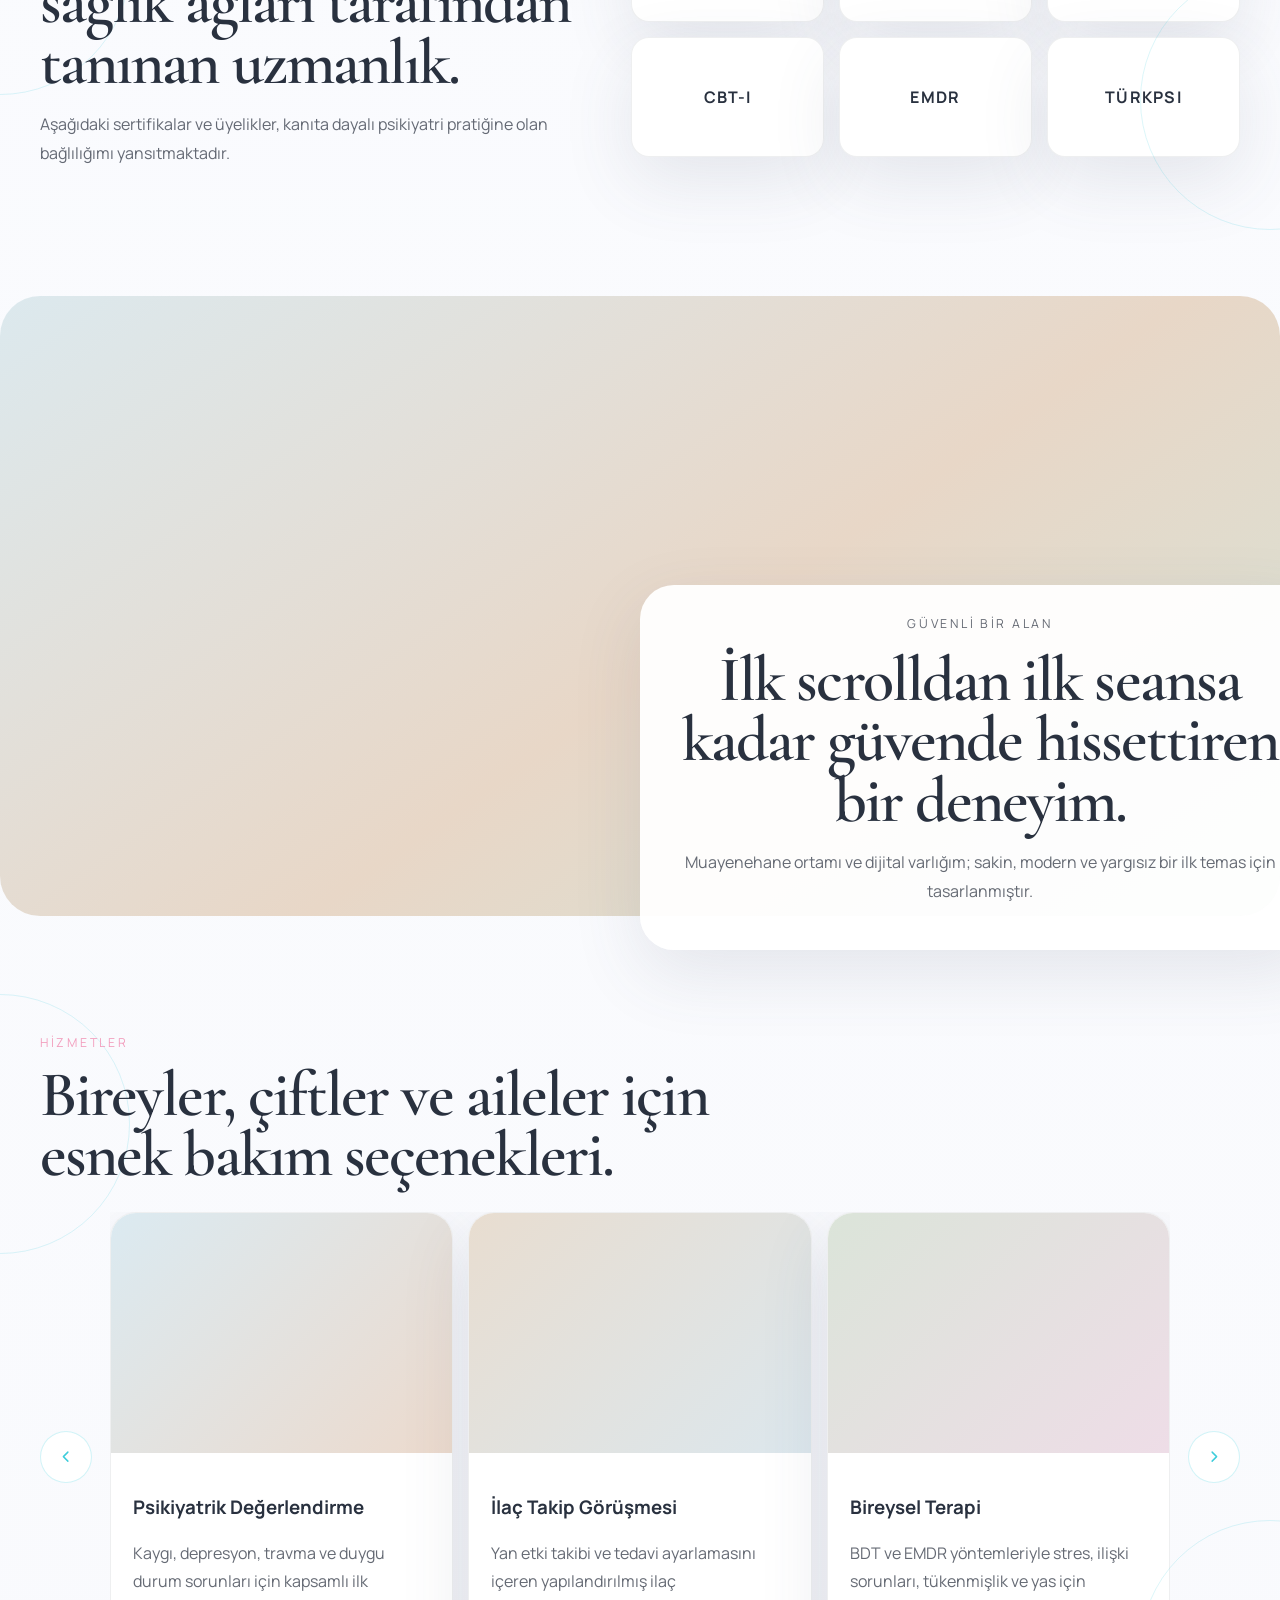
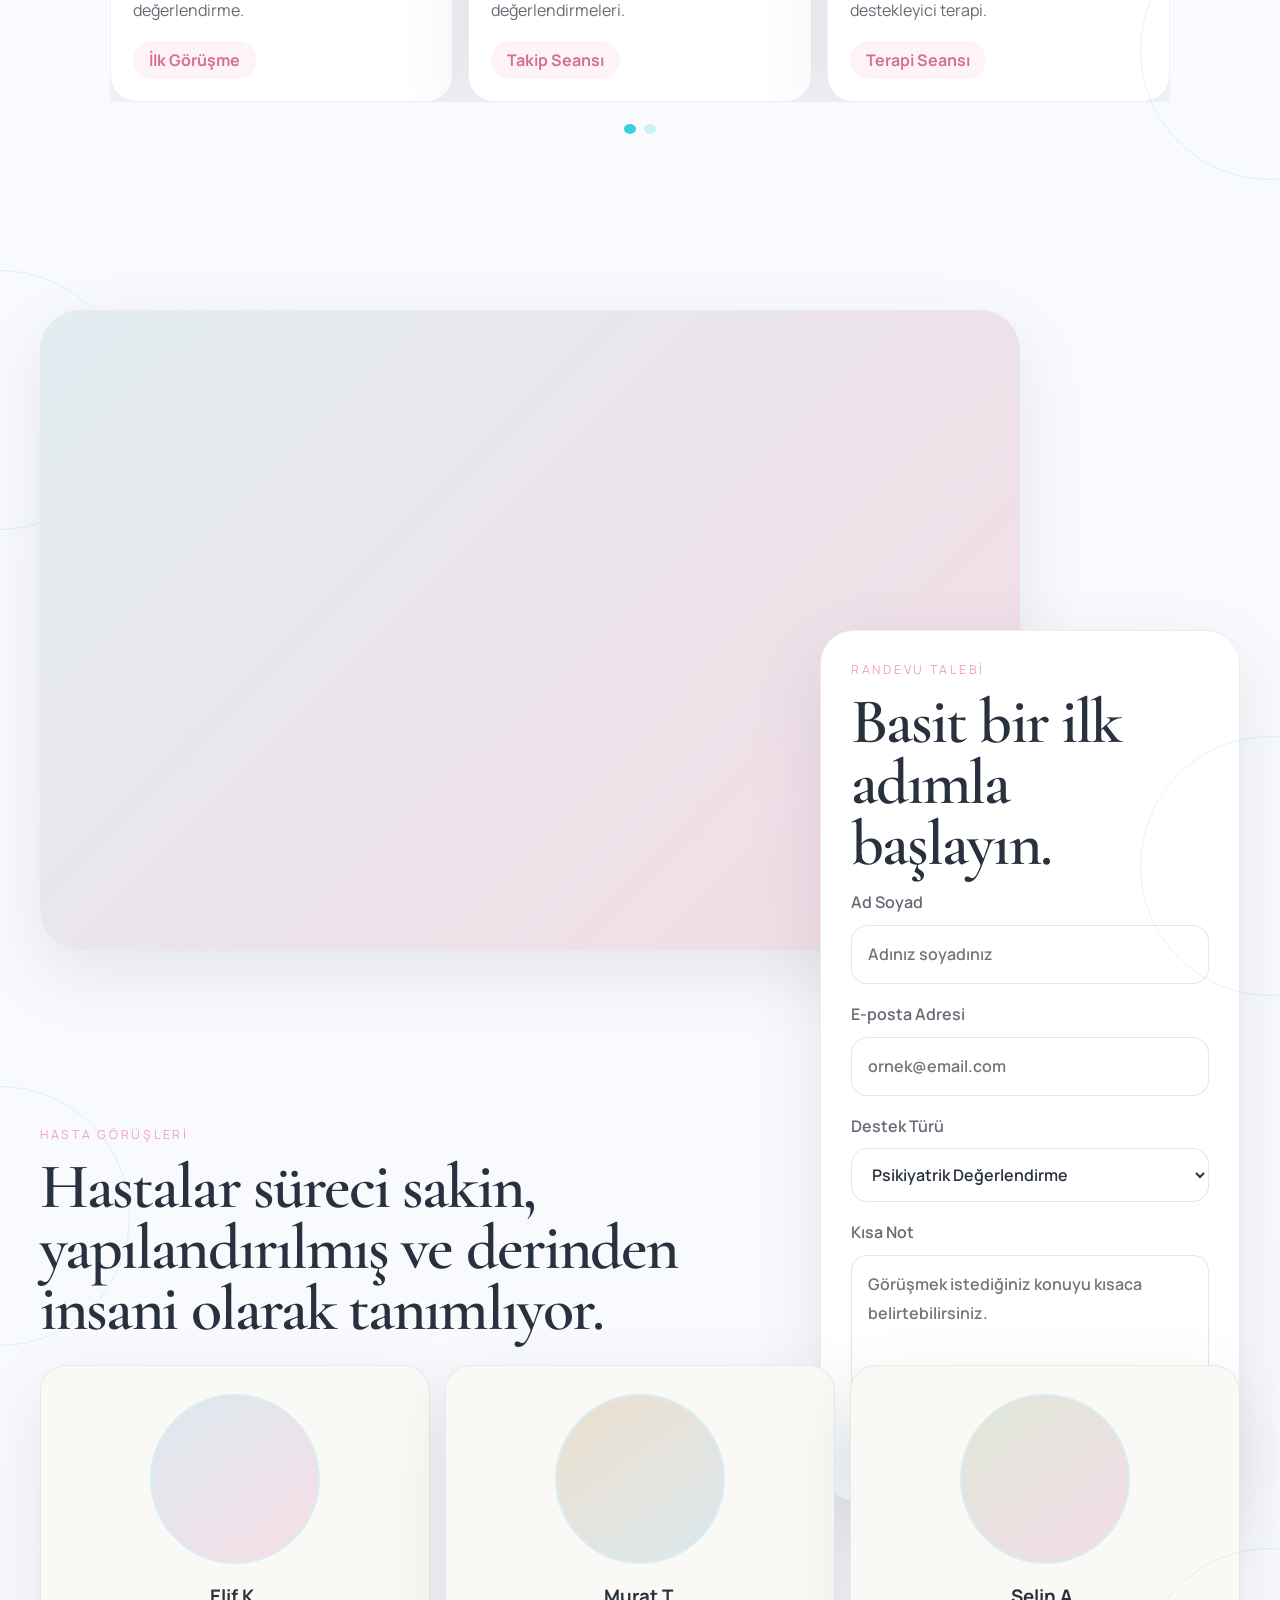
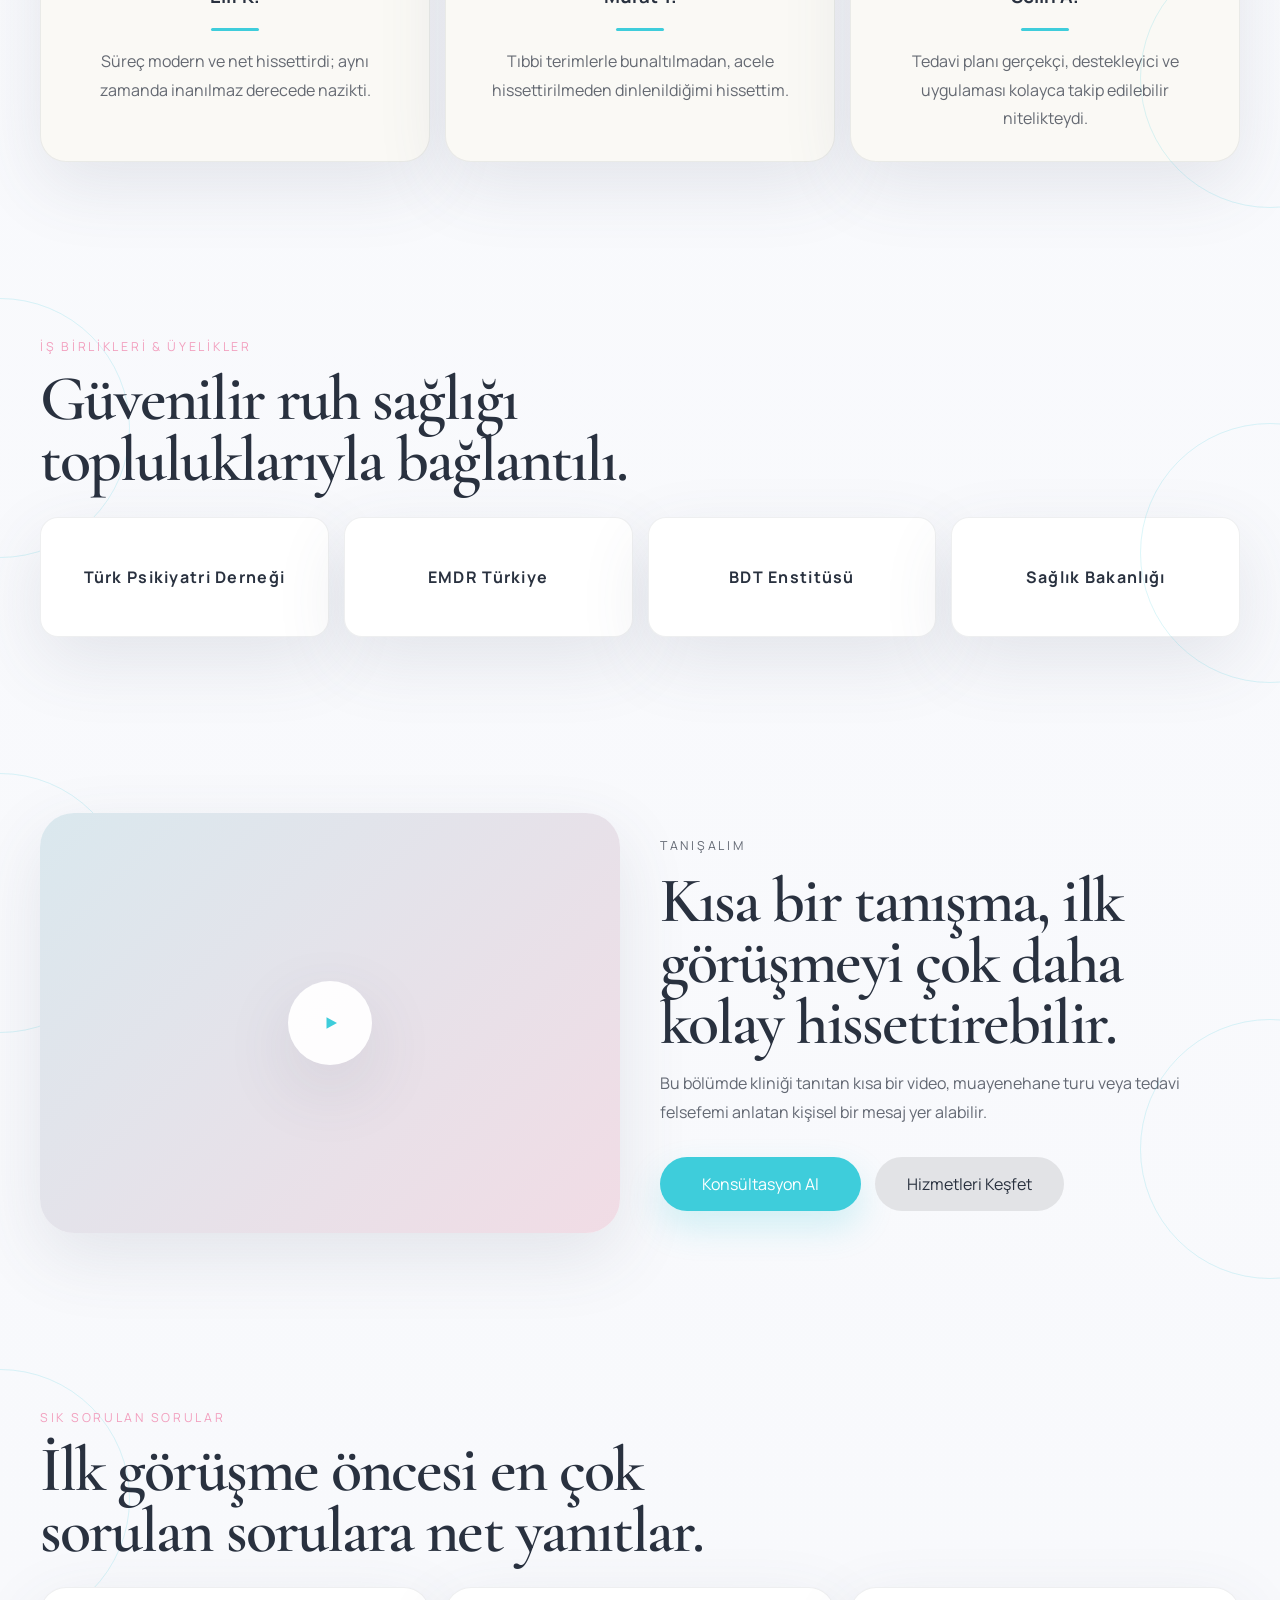
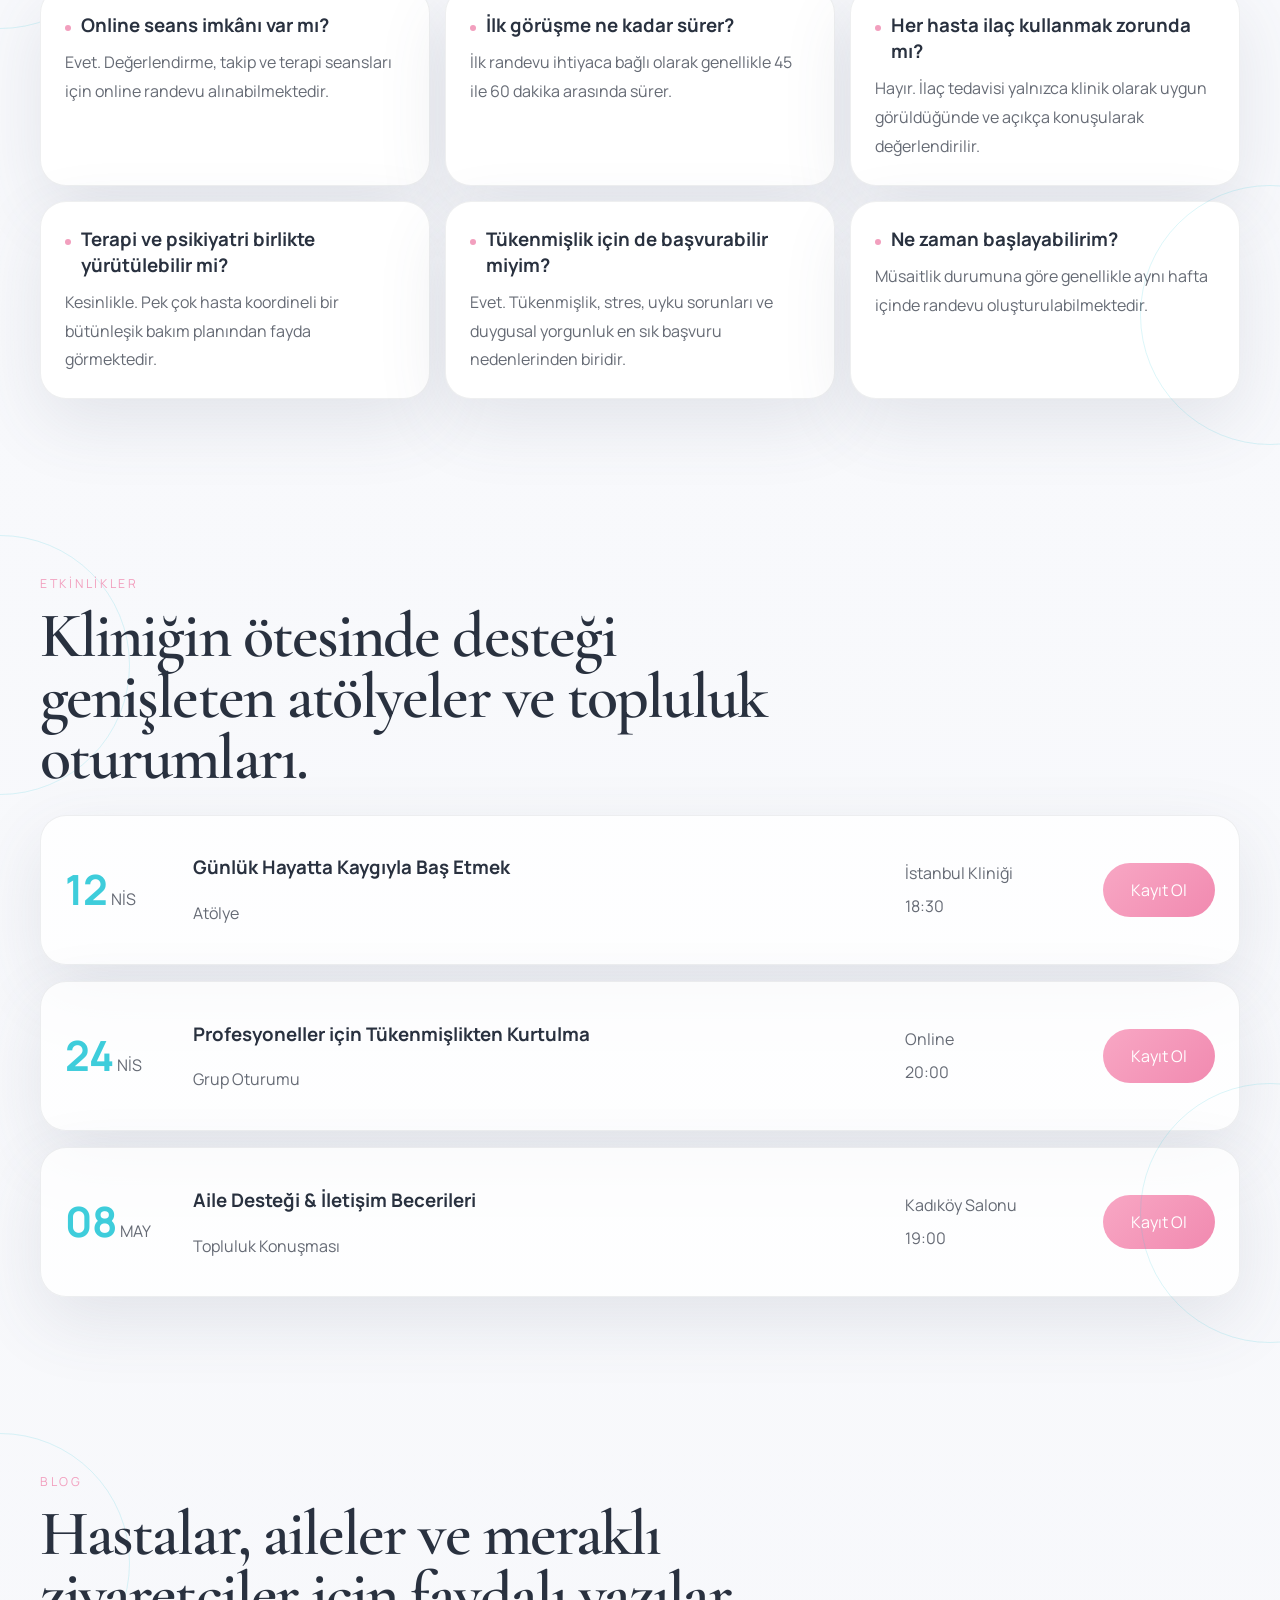
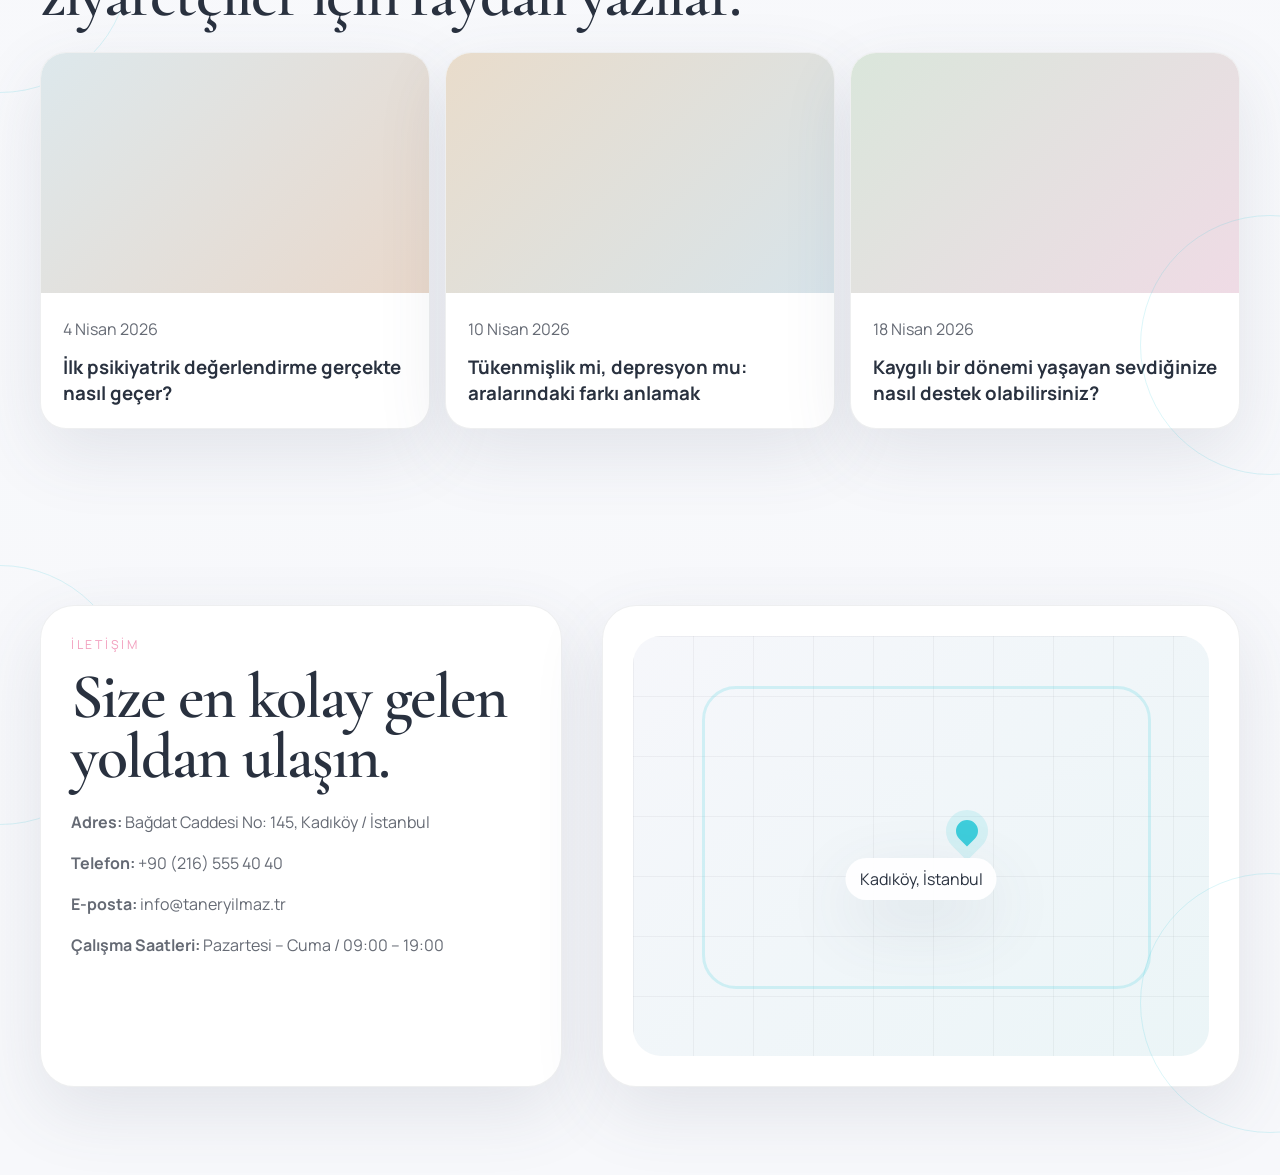
<file: experiments/weblium-inspired/weblium-inspired.html>
<!DOCTYPE html>
<html lang="tr">
  <head>
    <meta charset="UTF-8" />
    <meta name="viewport" content="width=device-width, initial-scale=1.0" />
    <title>Dr. Taner Yılmaz | Psikiyatrist & Psikoterapist</title>
    <meta
      name="description"
      content="Dr. Taner Yılmaz — İstanbul'da uzman psikiyatrist. Kaygı, depresyon, travma, uyku sorunları ve daha fazlası için bireysel, kanıta dayalı tedavi."
    />
    <link rel="preconnect" href="https://fonts.googleapis.com" />
    <link rel="preconnect" href="https://fonts.gstatic.com" crossorigin />
    <link
      href="https://fonts.googleapis.com/css2?family=Manrope:wght@400;500;600;700;800&family=Cormorant+Garamond:wght@500;600;700&display=swap"
      rel="stylesheet"
    />
    <link rel="stylesheet" href="./weblium-inspired.css" />
  </head>
  <body>
    <div class="wl-page">
      <header class="wl-header" data-header>
        <div class="wl-container wl-header__inner">
          <a class="wl-brand" href="#hero" aria-label="Ana sayfa">
            <span class="wl-brand__mark">TY</span>
            <span class="wl-brand__copy">
              <strong>Dr. Taner Yılmaz</strong>
              <span>Psikiyatrist & Psikoterapist</span>
            </span>
          </a>

          <button
            class="wl-menu-toggle"
            type="button"
            aria-expanded="false"
            aria-controls="wl-nav"
            data-menu-toggle
          >
            Menü
          </button>

          <div class="wl-header__right">
            <nav class="wl-nav" id="wl-nav" data-nav>
              <a href="#about">Hakkımda</a>
              <a href="#services">Hizmetler</a>
              <a href="#events">Etkinlikler</a>
              <a href="#blog">Blog</a>
              <a href="#contacts">İletişim</a>
            </nav>

            <div class="wl-socials">
              <a href="#contacts" aria-label="Instagram">
                <svg viewBox="0 0 24 24" aria-hidden="true">
                  <rect x="3.5" y="3.5" width="17" height="17" rx="5.5"></rect>
                  <circle cx="12" cy="12" r="4"></circle>
                  <circle cx="17.4" cy="6.6" r="1.1" fill="currentColor" stroke="none"></circle>
                </svg>
              </a>
              <a href="#contacts" aria-label="LinkedIn">
                <svg viewBox="0 0 24 24" aria-hidden="true">
                  <rect x="4" y="4" width="16" height="16" rx="3"></rect>
                  <path d="M8.5 10v6M8.5 8.2v.1M12 16v-3.4c0-1.1.8-2 2-2s2 .9 2 2V16"></path>
                </svg>
              </a>
              <a href="#contacts" aria-label="E-posta">
                <svg viewBox="0 0 24 24" aria-hidden="true">
                  <rect x="3.5" y="5.5" width="17" height="13" rx="2.5"></rect>
                  <path d="M5.5 7.5 12 12.5l6.5-5"></path>
                </svg>
              </a>
            </div>
          </div>
        </div>
      </header>

      <main>
        <!-- HERO -->
        <section class="wl-section wl-section--hero wl-section--orbs" id="hero">
          <div class="wl-container wl-hero">
            <div class="wl-hero__copy wl-animate wl-fade-left">
              <p class="wl-eyebrow">Uzman Psikiyatrik Destek · İstanbul</p>
              <h1>Sakinliği bulun. Zihin netleşsin. Kendinizi yeniden hissedin.</h1>
              <p class="wl-lead">
                Kaygı, tükenmişlik, depresyon, uyku sorunları ve büyük yaşam
                geçişleri için kişiye özel psikiyatrik tedavi; modern ve güven
                veren bir klinik ortamda sunulur.
              </p>
              <div class="wl-cta-row">
                <a class="wl-button wl-button--primary" href="#appointment">Randevu Talep Et</a>
                <a class="wl-button wl-button--secondary" href="#services">Hizmetlere Bak</a>
              </div>
            </div>

            <div class="wl-hero__visual wl-animate wl-fade-right">
              <div class="wl-hero__photo-frame">
                <div class="wl-hero__photo"></div>
                <div class="wl-floating-note wl-animate wl-fade-top">
                  <strong>Online & Yüz Yüze</strong>
                  <span>Bireyler ve aileler için sıcak, kanıta dayalı destek.</span>
                </div>
              </div>
            </div>
          </div>
        </section>

        <!-- STATS -->
        <section class="wl-section wl-section--orbs">
          <div class="wl-container">
            <div class="wl-section-heading wl-animate wl-fade-top">
              <p class="wl-eyebrow">Rakamlarla Deneyim</p>
              <h2>Kişisel, yapılandırılmış ve tutarlı bir tedavi anlayışı.</h2>
            </div>
            <div class="wl-stats-grid">
              <article class="wl-stat wl-animate wl-fade-bottom">
                <strong>2000+</strong>
                <span>Uzun dönemli bakım planlarıyla desteklenen hasta</span>
              </article>
              <article class="wl-stat wl-animate wl-fade-bottom">
                <strong>15+</strong>
                <span>Yıllık psikiyatri ve psikoterapi klinik deneyimi</span>
              </article>
              <article class="wl-stat wl-animate wl-fade-bottom">
                <strong>%98</strong>
                <span>Takip görüşmelerinde duygusal iyileşme bildiren hasta oranı</span>
              </article>
            </div>
          </div>
        </section>

        <!-- ABOUT (Personal) -->
        <section class="wl-section wl-section--orbs" id="about">
          <div class="wl-container wl-about-team">
            <div class="wl-about-copy wl-animate wl-fade-left">
              <p class="wl-eyebrow">Hakkımda</p>
              <h2>İnsanı yalnızca bir tanı olarak değil, bütün bir birey olarak görüyorum.</h2>
              <p>
                İstanbul Üniversitesi Tıp Fakültesi'ni ve psikiyatri uzmanlık
                eğitimimi tamamladıktan sonra 15 yılı aşkın süredir bireysel,
                çift ve aile danışmanlığı alanlarında çalışmaktayım.
              </p>
              <p>
                BDT, EMDR ve psikanalitik yaklaşımları bütünleştirerek her
                hastayı biricik bir birey olarak değerlendiriyor; ilaç tedavisi
                ve psikoterapi yöntemlerini kişiye özel bir planla birleştiriyorum.
              </p>
              <div class="wl-inline-socials">
                <a href="#contacts" aria-label="Instagram">Instagram</a>
                <a href="#contacts" aria-label="LinkedIn">LinkedIn</a>
                <a href="#contacts" aria-label="E-posta">E-posta</a>
              </div>
            </div>

            <!-- Credentials / timeline (replaces team grid) -->
            <div class="wl-team-grid wl-animate wl-fade-right">
              <article class="wl-team-card">
                <div class="wl-avatar wl-avatar--one"></div>
                <h3>Uzmanlık Eğitimi</h3>
                <p>İstanbul Üniversitesi — Psikiyatri Anabilim Dalı</p>
              </article>
              <article class="wl-team-card">
                <div class="wl-avatar wl-avatar--two"></div>
                <h3>Terapi Sertifikaları</h3>
                <p>BDT · EMDR · BDT-I (Uyku)</p>
              </article>
              <article class="wl-team-card">
                <div class="wl-avatar wl-avatar--three"></div>
                <h3>Üyelikler</h3>
                <p>Türk Psikiyatri Derneği · APA · EPA</p>
              </article>
            </div>
          </div>
        </section>

        <!-- WHY CHOOSE -->
        <section class="wl-section wl-section--orbs">
          <div class="wl-container">
            <div class="wl-section-heading wl-animate wl-fade-top">
              <p class="wl-eyebrow">Neden Dr. Yılmaz?</p>
              <h2>Klinik güven ile kasıtlı olarak nazik bir deneyim.</h2>
            </div>
            <div class="wl-why-grid">
              <article class="wl-icon-card wl-animate wl-zoom-bottom">
                <svg viewBox="0 0 64 64" aria-hidden="true">
                  <path d="M18 25c0-7.7 6.3-14 14-14s14 6.3 14 14c0 13-14 22-14 22S18 38 18 25Z"></path>
                </svg>
                <h3>Sıcak ve Empatik Bakış</h3>
                <p>Tıbbi hassasiyeti sakin bir iletişim ve duygusal duyarlılıkla dengeliyorum.</p>
              </article>
              <article class="wl-icon-card wl-animate wl-zoom-bottom">
                <svg viewBox="0 0 64 64" aria-hidden="true">
                  <path d="M32 10 14 18v14c0 12 7.4 19.8 18 23 10.6-3.2 18-11 18-23V18L32 10Z"></path>
                  <path d="m24 31 6 6 11-13"></path>
                </svg>
                <h3>Güvenilir Yapı</h3>
                <p>Her tedavi planı açıkça anlatılır, titizlikle takip edilir ve tutarlı biçimde gözden geçirilir.</p>
              </article>
              <article class="wl-icon-card wl-animate wl-zoom-bottom">
                <svg viewBox="0 0 64 64" aria-hidden="true">
                  <path d="M32 12c10.5 0 19 8.5 19 19S42.5 50 32 50 13 41.5 13 31 21.5 12 32 12Z"></path>
                  <path d="M24 34c2.5 2.7 5.2 4 8 4s5.5-1.3 8-4"></path>
                  <path d="M25 27h.1M39 27h.1"></path>
                </svg>
                <h3>İnsan Odaklı Deneyim</h3>
                <p>Tedavi yolculuğu başından sonuna baskıyı ve belirsizliği azaltacak şekilde tasarlanmıştır.</p>
              </article>
            </div>
          </div>
        </section>

        <!-- AWARDS -->
        <section class="wl-section wl-section--orbs">
          <div class="wl-container wl-awards">
            <div class="wl-awards__copy wl-animate wl-fade-left">
              <p class="wl-eyebrow">Üyelikler & Sertifikalar</p>
              <h2>Saygın dernekler ve sağlık ağları tarafından tanınan uzmanlık.</h2>
              <p>
                Aşağıdaki sertifikalar ve üyelikler, kanıta dayalı psikiyatri
                pratiğine olan bağlılığımı yansıtmaktadır.
              </p>
            </div>
            <div class="wl-awards__grid wl-animate wl-fade-right">
              <div class="wl-badge">APA</div>
              <div class="wl-badge">EPA</div>
              <div class="wl-badge">WPA</div>
              <div class="wl-badge">CBT-I</div>
              <div class="wl-badge">EMDR</div>
              <div class="wl-badge">TÜRKPSI</div>
            </div>
          </div>
        </section>

        <!-- TRUST BANNER -->
        <section class="wl-section wl-section--trust">
          <div class="wl-trust-banner wl-animate wl-fade">
            <div class="wl-trust-banner__image"></div>
            <div class="wl-trust-card wl-animate wl-fade-up-in">
              <p class="wl-eyebrow">Güvenli Bir Alan</p>
              <h2>İlk scrolldan ilk seansa kadar güvende hissettiren bir deneyim.</h2>
              <p>
                Muayenehane ortamı ve dijital varlığım; sakin, modern ve
                yargısız bir ilk temas için tasarlanmıştır.
              </p>
            </div>
          </div>
        </section>

        <!-- SERVICES SLIDER -->
        <section class="wl-section wl-section--orbs" id="services">
          <div class="wl-container">
            <div class="wl-section-heading wl-animate wl-fade-top">
              <p class="wl-eyebrow">Hizmetler</p>
              <h2>Bireyler, çiftler ve aileler için esnek bakım seçenekleri.</h2>
            </div>

            <div class="wl-slider" data-slider>
              <button class="wl-slider__arrow wl-slider__arrow--prev" type="button" aria-label="Önceki hizmet" data-slider-prev>
                <svg viewBox="0 0 24 24" aria-hidden="true"><path d="m14.5 5.5-6 6 6 6"></path></svg>
              </button>

              <div class="wl-slider__viewport" data-slider-viewport>
                <div class="wl-slider__track">
                  <article class="wl-service-slide wl-animate wl-fade-bottom">
                    <div class="wl-service-slide__image wl-service-slide__image--one"></div>
                    <div class="wl-service-slide__body">
                      <h3>Psikiyatrik Değerlendirme</h3>
                      <p>Kaygı, depresyon, travma ve duygu durum sorunları için kapsamlı ilk değerlendirme.</p>
                      <span class="wl-price-tag">İlk Görüşme</span>
                    </div>
                  </article>
                  <article class="wl-service-slide wl-animate wl-fade-bottom">
                    <div class="wl-service-slide__image wl-service-slide__image--two"></div>
                    <div class="wl-service-slide__body">
                      <h3>İlaç Takip Görüşmesi</h3>
                      <p>Yan etki takibi ve tedavi ayarlamasını içeren yapılandırılmış ilaç değerlendirmeleri.</p>
                      <span class="wl-price-tag">Takip Seansı</span>
                    </div>
                  </article>
                  <article class="wl-service-slide wl-animate wl-fade-bottom">
                    <div class="wl-service-slide__image wl-service-slide__image--three"></div>
                    <div class="wl-service-slide__body">
                      <h3>Bireysel Terapi</h3>
                      <p>BDT ve EMDR yöntemleriyle stres, ilişki sorunları, tükenmişlik ve yas için destekleyici terapi.</p>
                      <span class="wl-price-tag">Terapi Seansı</span>
                    </div>
                  </article>
                  <article class="wl-service-slide wl-animate wl-fade-bottom">
                    <div class="wl-service-slide__image wl-service-slide__image--four"></div>
                    <div class="wl-service-slide__body">
                      <h3>Çift & Aile Danışmanlığı</h3>
                      <p>Aile dinamiklerine ve tedavi kararlarına netlik kazandıran ortak görüşmeler.</p>
                      <span class="wl-price-tag">Çift Seansı</span>
                    </div>
                  </article>
                </div>
              </div>

              <button class="wl-slider__arrow wl-slider__arrow--next" type="button" aria-label="Sonraki hizmet" data-slider-next>
                <svg viewBox="0 0 24 24" aria-hidden="true"><path d="m9.5 5.5 6 6-6 6"></path></svg>
              </button>
            </div>

            <div class="wl-slider__dots" data-slider-dots></div>
          </div>
        </section>

        <!-- APPOINTMENT FORM -->
        <section class="wl-section wl-section--orbs" id="appointment">
          <div class="wl-container">
            <div class="wl-appointment-shell">
              <div class="wl-appointment-photo wl-animate wl-fade-left"></div>
              <div class="wl-appointment-form-card wl-animate wl-fade-right">
                <p class="wl-eyebrow">Randevu Talebi</p>
                <h2>Basit bir ilk adımla başlayın.</h2>
                <form class="wl-form">
                  <label>
                    Ad Soyad
                    <input type="text" placeholder="Adınız soyadınız" />
                  </label>
                  <label>
                    E-posta Adresi
                    <input type="email" placeholder="ornek@email.com" />
                  </label>
                  <label>
                    Destek Türü
                    <select>
                      <option>Psikiyatrik Değerlendirme</option>
                      <option>İlaç Takip Görüşmesi</option>
                      <option>Bireysel Terapi</option>
                      <option>Çift & Aile Danışmanlığı</option>
                    </select>
                  </label>
                  <label>
                    Kısa Not
                    <textarea rows="4" placeholder="Görüşmek istediğiniz konuyu kısaca belirtebilirsiniz."></textarea>
                  </label>
                  <button class="wl-button wl-button--primary" type="button">Talebi Gönder</button>
                </form>
              </div>
            </div>
          </div>
        </section>

        <!-- TESTIMONIALS -->
        <section class="wl-section wl-section--orbs">
          <div class="wl-container">
            <div class="wl-section-heading wl-animate wl-fade-top">
              <p class="wl-eyebrow">Hasta Görüşleri</p>
              <h2>Hastalar süreci sakin, yapılandırılmış ve derinden insani olarak tanımlıyor.</h2>
            </div>
            <div class="wl-testimonials-grid">
              <article class="wl-testimonial-card wl-animate wl-fade-bottom">
                <div class="wl-round-photo wl-round-photo--one"></div>
                <h3>Elif K.</h3>
                <span></span>
                <p>Süreç modern ve net hissettirdi; aynı zamanda inanılmaz derecede nazikti.</p>
              </article>
              <article class="wl-testimonial-card wl-animate wl-fade-bottom">
                <div class="wl-round-photo wl-round-photo--two"></div>
                <h3>Murat T.</h3>
                <span></span>
                <p>Tıbbi terimlerle bunaltılmadan, acele hissettirilmeden dinlenildiğimi hissettim.</p>
              </article>
              <article class="wl-testimonial-card wl-animate wl-fade-bottom">
                <div class="wl-round-photo wl-round-photo--three"></div>
                <h3>Selin A.</h3>
                <span></span>
                <p>Tedavi planı gerçekçi, destekleyici ve uygulaması kolayca takip edilebilir nitelikteydi.</p>
              </article>
            </div>
          </div>
        </section>

        <!-- PARTNERS -->
        <section class="wl-section wl-section--orbs">
          <div class="wl-container">
            <div class="wl-section-heading wl-animate wl-fade-top">
              <p class="wl-eyebrow">İş Birlikleri & Üyelikler</p>
              <h2>Güvenilir ruh sağlığı topluluklarıyla bağlantılı.</h2>
            </div>
            <div class="wl-partners-grid">
              <div class="wl-partner wl-animate wl-fade-bottom">Türk Psikiyatri Derneği</div>
              <div class="wl-partner wl-animate wl-fade-bottom">EMDR Türkiye</div>
              <div class="wl-partner wl-animate wl-fade-bottom">BDT Enstitüsü</div>
              <div class="wl-partner wl-animate wl-fade-bottom">Sağlık Bakanlığı</div>
            </div>
          </div>
        </section>

        <!-- VIDEO / INTRO -->
        <section class="wl-section wl-section--orbs">
          <div class="wl-container wl-video-section">
            <div class="wl-video-thumb wl-animate wl-fade-left">
              <div class="wl-video-thumb__image"></div>
              <button class="wl-play-button" type="button" aria-label="Tanıtım videosunu oynat">
                <svg viewBox="0 0 24 24" aria-hidden="true"><path d="m9 7 9 5-9 5Z" fill="currentColor" stroke="none"></path></svg>
              </button>
            </div>
            <div class="wl-video-copy wl-animate wl-fade-right">
              <p class="wl-eyebrow">Tanışalım</p>
              <h2>Kısa bir tanışma, ilk görüşmeyi çok daha kolay hissettirebilir.</h2>
              <p>
                Bu bölümde kliniği tanıtan kısa bir video, muayenehane turu
                veya tedavi felsefemi anlatan kişisel bir mesaj yer alabilir.
              </p>
              <div class="wl-cta-row">
                <a class="wl-button wl-button--primary" href="#appointment">Konsültasyon Al</a>
                <a class="wl-button wl-button--secondary" href="#services">Hizmetleri Keşfet</a>
              </div>
            </div>
          </div>
        </section>

        <!-- FAQ -->
        <section class="wl-section wl-section--orbs">
          <div class="wl-container">
            <div class="wl-section-heading wl-animate wl-fade-top">
              <p class="wl-eyebrow">Sık Sorulan Sorular</p>
              <h2>İlk görüşme öncesi en çok sorulan sorulara net yanıtlar.</h2>
            </div>
            <div class="wl-faq-grid">
              <article class="wl-faq-card wl-animate wl-fade-bottom">
                <h3>Online seans imkânı var mı?</h3>
                <p>Evet. Değerlendirme, takip ve terapi seansları için online randevu alınabilmektedir.</p>
              </article>
              <article class="wl-faq-card wl-animate wl-fade-bottom">
                <h3>İlk görüşme ne kadar sürer?</h3>
                <p>İlk randevu ihtiyaca bağlı olarak genellikle 45 ile 60 dakika arasında sürer.</p>
              </article>
              <article class="wl-faq-card wl-animate wl-fade-bottom">
                <h3>Her hasta ilaç kullanmak zorunda mı?</h3>
                <p>Hayır. İlaç tedavisi yalnızca klinik olarak uygun görüldüğünde ve açıkça konuşularak değerlendirilir.</p>
              </article>
              <article class="wl-faq-card wl-animate wl-fade-bottom">
                <h3>Terapi ve psikiyatri birlikte yürütülebilir mi?</h3>
                <p>Kesinlikle. Pek çok hasta koordineli bir bütünleşik bakım planından fayda görmektedir.</p>
              </article>
              <article class="wl-faq-card wl-animate wl-fade-bottom">
                <h3>Tükenmişlik için de başvurabilir miyim?</h3>
                <p>Evet. Tükenmişlik, stres, uyku sorunları ve duygusal yorgunluk en sık başvuru nedenlerinden biridir.</p>
              </article>
              <article class="wl-faq-card wl-animate wl-fade-bottom">
                <h3>Ne zaman başlayabilirim?</h3>
                <p>Müsaitlik durumuna göre genellikle aynı hafta içinde randevu oluşturulabilmektedir.</p>
              </article>
            </div>
          </div>
        </section>

        <!-- EVENTS -->
        <section class="wl-section wl-section--orbs" id="events">
          <div class="wl-container">
            <div class="wl-section-heading wl-animate wl-fade-top">
              <p class="wl-eyebrow">Etkinlikler</p>
              <h2>Kliniğin ötesinde desteği genişleten atölyeler ve topluluk oturumları.</h2>
            </div>
            <div class="wl-events-list">
              <article class="wl-event-row wl-animate wl-fade-left">
                <div class="wl-event-date">
                  <strong>12</strong>
                  <span>NİS</span>
                </div>
                <div class="wl-event-main">
                  <h3>Günlük Hayatta Kaygıyla Baş Etmek</h3>
                  <p>Atölye</p>
                </div>
                <div class="wl-event-meta">
                  <span>İstanbul Kliniği</span>
                  <span>18:30</span>
                </div>
                <a class="wl-register-button" href="#contacts">Kayıt Ol</a>
              </article>
              <article class="wl-event-row wl-animate wl-fade-left">
                <div class="wl-event-date">
                  <strong>24</strong>
                  <span>NİS</span>
                </div>
                <div class="wl-event-main">
                  <h3>Profesyoneller için Tükenmişlikten Kurtulma</h3>
                  <p>Grup Oturumu</p>
                </div>
                <div class="wl-event-meta">
                  <span>Online</span>
                  <span>20:00</span>
                </div>
                <a class="wl-register-button" href="#contacts">Kayıt Ol</a>
              </article>
              <article class="wl-event-row wl-animate wl-fade-left">
                <div class="wl-event-date">
                  <strong>08</strong>
                  <span>MAY</span>
                </div>
                <div class="wl-event-main">
                  <h3>Aile Desteği & İletişim Becerileri</h3>
                  <p>Topluluk Konuşması</p>
                </div>
                <div class="wl-event-meta">
                  <span>Kadıköy Salonu</span>
                  <span>19:00</span>
                </div>
                <a class="wl-register-button" href="#contacts">Kayıt Ol</a>
              </article>
            </div>
          </div>
        </section>

        <!-- BLOG -->
        <section class="wl-section wl-section--orbs" id="blog">
          <div class="wl-container">
            <div class="wl-section-heading wl-animate wl-fade-top">
              <p class="wl-eyebrow">Blog</p>
              <h2>Hastalar, aileler ve meraklı ziyaretçiler için faydalı yazılar.</h2>
            </div>
            <div class="wl-blog-grid">
              <article class="wl-blog-card wl-animate wl-fade-bottom">
                <div class="wl-blog-card__image wl-blog-card__image--one"></div>
                <div class="wl-blog-card__body">
                  <span>4 Nisan 2026</span>
                  <h3>İlk psikiyatrik değerlendirme gerçekte nasıl geçer?</h3>
                </div>
              </article>
              <article class="wl-blog-card wl-animate wl-fade-bottom">
                <div class="wl-blog-card__image wl-blog-card__image--two"></div>
                <div class="wl-blog-card__body">
                  <span>10 Nisan 2026</span>
                  <h3>Tükenmişlik mi, depresyon mu: aralarındaki farkı anlamak</h3>
                </div>
              </article>
              <article class="wl-blog-card wl-animate wl-fade-bottom">
                <div class="wl-blog-card__image wl-blog-card__image--three"></div>
                <div class="wl-blog-card__body">
                  <span>18 Nisan 2026</span>
                  <h3>Kaygılı bir dönemi yaşayan sevdiğinize nasıl destek olabilirsiniz?</h3>
                </div>
              </article>
            </div>
          </div>
        </section>

        <!-- CONTACTS -->
        <section class="wl-section wl-section--orbs" id="contacts">
          <div class="wl-container wl-contacts">
            <div class="wl-contact-card wl-animate wl-fade-left">
              <p class="wl-eyebrow">İletişim</p>
              <h2>Size en kolay gelen yoldan ulaşın.</h2>
              <ul>
                <li><strong>Adres:</strong> Bağdat Caddesi No: 145, Kadıköy / İstanbul</li>
                <li><strong>Telefon:</strong> +90 (216) 555 40 40</li>
                <li><strong>E-posta:</strong> info@taneryilmaz.tr</li>
                <li><strong>Çalışma Saatleri:</strong> Pazartesi – Cuma / 09:00 – 19:00</li>
              </ul>
            </div>

            <div class="wl-map-card wl-animate wl-fade-right">
              <div class="wl-map">
                <div class="wl-map__pin"></div>
                <span>Kadıköy, İstanbul</span>
              </div>
            </div>
          </div>
        </section>
      </main>
    </div>

    <script src="./weblium-inspired.js"></script>
  </body>
</html>
</file>
<file: experiments/brain-animation/styles.css>
﻿*, *::before, *::after { margin:0; padding:0; box-sizing:border-box; }

    :root {
      --bg:      #050d1a;
      --navy:    #0d1e38;
      --navy2:   #1a3560;
      --teal:    #2a7f8f;
      --cyan:    #4dd9ec;
      --cyan2:   #7ee8f5;
      --gold:    #c9a84c;
      --gold2:   #e0c060;
      --muted:   rgba(255,255,255,.55);
      --dim:     rgba(255,255,255,.3);
    }

    html { scroll-behavior: smooth; }

    body {
      background: var(--bg);
      font-family: 'Inter', sans-serif;
      color: #fff;
      overflow-x: hidden;
    }

    /* ──────────────────── PROGRESS BAR ────────────────────── */
    #prog-bar {
      position: fixed; top: 0; left: 0; height: 2px; width: 0%;
      background: linear-gradient(90deg, var(--teal), var(--gold));
      z-index: 300; transition: width .08s linear; pointer-events: none;
    }

    /* ──────────────────── NAV ─────────────────────────────── */
    nav {
      position: fixed; top: 0; left: 0; right: 0; z-index: 200;
      display: flex; align-items: center; justify-content: space-between;
      padding: 0 6%; height: 68px;
      /* subtle bg so it's readable over canvas */
      background: linear-gradient(to bottom, rgba(5,13,26,.85) 0%, rgba(5,13,26,0) 100%);
    }
    .nav-logo {
      font-family: 'Playfair Display', serif; font-size: 1.15rem;
      color: #fff; text-decoration: none; letter-spacing: .01em;
    }
    .nav-logo span { color: var(--gold); }

    .nav-links { display: flex; gap: 1.75rem; list-style: none; align-items: center; }
    .nav-links a {
      color: rgba(255,255,255,.7); text-decoration: none;
      font-size: .84rem; font-weight: 500; transition: color .2s;
    }
    .nav-links a:hover { color: #fff; }

    .nav-cta {
      background: var(--gold); color: var(--bg) !important;
      padding: .42rem 1.15rem; border-radius: 50px;
      font-weight: 700 !important; font-size: .82rem !important;
      transition: background .2s, transform .2s !important;
      cursor: pointer;
    }
    .nav-cta:hover { background: var(--gold2) !important; transform: translateY(-1px); }

    /* ──────────────────── CANVAS ──────────────────────────── */
    #brain-canvas {
      position: fixed; top:0; left:0;
      width:100%; height:100%; z-index: 0;
      pointer-events: none; /* never blocks clicks */
    }

    /* ──────────────────── SCROLL STAGE ────────────────────── */
    /* 5× viewport — drives the animation timeline */
    .scroll-stage {
      position: relative;
      height: 500vh;
      z-index: 10;
      /* no background — canvas shows through */
    }

    /* sticky inner keeps UI centred while user scrolls */
    .sticky-vp {
      position: sticky; top: 0; height: 100vh;
      display: flex; align-items: center; justify-content: center;
      /* pointer-events OFF on wrapper so scroll-stage doesn't swallow clicks */
      pointer-events: none;
    }

    /* ──────────────────── TEXT PANELS ─────────────────────── */
    .panel {
      position: absolute;
      text-align: center;
      width: min(700px, 90vw);
      opacity: 0;
      transform: translateY(24px);
      transition: opacity .65s cubic-bezier(.4,0,.2,1),
                  transform .65s cubic-bezier(.4,0,.2,1);
      /* each panel re-enables clicks */
      pointer-events: auto;
    }

    .p-tag {
      display: inline-flex; align-items: center; gap: .45rem;
      font-size: .72rem; font-weight: 700; letter-spacing: .13em;
      text-transform: uppercase; color: var(--cyan); margin-bottom: 1.15rem;
    }
    .p-tag::before {
      content:''; width:6px; height:6px; border-radius:50%;
      background: var(--cyan); flex-shrink:0;
      box-shadow: 0 0 8px var(--cyan);
    }

    .p-title {
      font-family: 'Playfair Display', serif;
      font-size: clamp(2.3rem, 4.5vw, 3.8rem);
      font-weight: 700; line-height: 1.15; margin-bottom: 1.1rem;
      text-shadow: 0 2px 40px rgba(5,13,26,.8);
    }
    .p-title em { color: var(--gold); font-style: normal; }

    .p-sub {
      font-size: clamp(.87rem, 1.4vw, 1rem);
      color: var(--muted); line-height: 1.78;
      max-width: 480px; margin: 0 auto 2rem;
    }

    /* Primary CTA */
    .btn-primary {
      display: inline-flex; align-items: center; gap: .5rem;
      background: var(--gold); color: var(--bg);
      padding: .9rem 2.2rem; border-radius: 50px;
      font-weight: 700; font-size: .95rem; text-decoration: none;
      box-shadow: 0 4px 28px rgba(201,168,76,.38);
      transition: background .2s, transform .2s, box-shadow .2s;
      pointer-events: auto; /* explicit */
    }
    .btn-primary:hover {
      background: var(--gold2); transform: translateY(-2px);
      box-shadow: 0 8px 36px rgba(201,168,76,.48);
    }

    /* Secondary CTA */
    .btn-outline {
      display: inline-flex; align-items: center; gap: .5rem;
      border: 1.5px solid rgba(255,255,255,.28); color: #fff;
      padding: .9rem 1.8rem; border-radius: 50px;
      font-weight: 500; font-size: .92rem; text-decoration: none;
      transition: border-color .2s, background .2s;
      pointer-events: auto;
    }
    .btn-outline:hover { border-color: rgba(255,255,255,.65); background: rgba(255,255,255,.06); }

    .btn-row { display: flex; gap: .9rem; justify-content: center; flex-wrap: wrap; }

    /* Stats */
    .stats-row { display: flex; gap: 2.5rem; justify-content: center; margin-top: .5rem; }
    .stat-val { font-family: 'Playfair Display', serif; font-size: 2.4rem; font-weight: 700; color: var(--gold); line-height: 1; }
    .stat-lbl { font-size: .75rem; color: var(--dim); margin-top: .25rem; letter-spacing: .05em; }

    /* Mini service cards */
    .mini-grid { display: grid; grid-template-columns: repeat(3,1fr); gap: .85rem; margin-top: 1.6rem; }
    .mini-card {
      background: rgba(13,30,56,.7);
      border: 1px solid rgba(77,217,236,.12);
      border-radius: 12px; padding: 1rem .9rem; text-align: left;
      backdrop-filter: blur(8px);
      transition: border-color .25s, background .25s;
    }
    .mini-card:hover { border-color: rgba(77,217,236,.38); background: rgba(77,217,236,.06); }
    .mini-card .mc-i { font-size: 1.45rem; margin-bottom: .45rem; }
    .mini-card h4 { font-size: .81rem; font-weight: 600; color: #fff; }
    .mini-card p  { font-size: .71rem; color: var(--dim); margin-top: .18rem; line-height: 1.5; }

    /* Scroll hint */
    .scroll-hint {
      position: absolute; bottom: 2.2rem; left: 50%;
      transform: translateX(-50%);
      display: flex; flex-direction: column; align-items: center; gap: .45rem;
      color: var(--dim); font-size: .68rem; letter-spacing: .1em; text-transform: uppercase;
      animation: sb 2.3s ease-in-out infinite;
      pointer-events: auto; transition: opacity .6s;
    }
    .sh-line { width: 1px; height: 34px; background: linear-gradient(to bottom, rgba(255,255,255,.22), transparent); }
    @keyframes sb { 0%,100%{transform:translateX(-50%) translateY(0)} 50%{transform:translateX(-50%) translateY(7px)} }

    /* ──────────────────── PAGE CONTENT ─────────────────────── */
    /* Seamless dark gradient — same palette as canvas BG */
    .page-content {
      position: relative; z-index: 10;
      background: linear-gradient(to bottom, #060f1e 0%, var(--navy) 40%, #0d1e38 100%);
    }

    /* Thin teal divider line at scroll-stage / page-content boundary */
    .page-content::before {
      content: '';
      display: block; height: 1px;
      background: linear-gradient(90deg, transparent, rgba(77,217,236,.18), transparent);
    }

    /* ── Services ── */
    .services-sec {
      padding: 96px 6%;
      max-width: 1200px; margin: 0 auto;
    }

    .s-label {
      font-size: .72rem; font-weight: 700; letter-spacing: .13em;
      text-transform: uppercase; color: var(--cyan); margin-bottom: .7rem;
    }
    .s-heading {
      font-family: 'Playfair Display', serif;
      font-size: clamp(1.9rem, 3vw, 2.7rem); font-weight: 700; line-height: 1.22;
      margin-bottom: .9rem;
    }
    .s-heading em { color: var(--gold); font-style: normal; }
    .s-sub { font-size: .96rem; color: var(--muted); max-width: 520px; line-height: 1.75; }

    .services-grid {
      display: grid; grid-template-columns: repeat(auto-fit, minmax(260px,1fr));
      gap: 1.35rem; margin-top: 3.5rem;
    }
    .svc-card {
      background: rgba(13,30,56,.65);
      border: 1px solid rgba(77,217,236,.1);
      border-radius: 14px; padding: 1.75rem;
      backdrop-filter: blur(6px);
      transition: border-color .25s, transform .25s, background .25s;
    }
    .svc-card:hover {
      border-color: rgba(77,217,236,.32); background: rgba(77,217,236,.05);
      transform: translateY(-4px);
    }
    .svc-icon {
      width: 48px; height: 48px; border-radius: 12px;
      background: linear-gradient(135deg, var(--teal), var(--navy2));
      display: flex; align-items: center; justify-content: center;
      font-size: 1.3rem; margin-bottom: 1.1rem;
    }
    .svc-card h3 { font-size: .97rem; font-weight: 700; margin-bottom: .5rem; }
    .svc-card p  { font-size: .82rem; color: var(--muted); line-height: 1.72; }

    /* ── Services Neural Section ── */
    #svc-stage {
      height: 750vh;
      position: relative;
      background: linear-gradient(to bottom, #060f1e 0%, var(--navy) 100%);
    }
    .svc-sticky {
      position: sticky; top: 0; height: 100vh; overflow: hidden;
    }
    #svc-canvas {
      position: absolute; inset: 0;
      width: 100%; height: 100%;
      pointer-events: none;
    }
    .svc-header {
      position: absolute; top: 5.5vh; left: 0; right: 0;
      text-align: center; z-index: 20; pointer-events: none;
    }
    .svc-header .s-heading {
      font-size: clamp(1.6rem, 2.8vw, 2.4rem); margin-top: .35rem;
    }
    .svc-header .s-heading em { color: var(--gold); font-style: normal; }

    .svc-node {
      position: absolute;
      transform: translate(-50%, -50%) scale(0.62);
      opacity: 0.14;
      width: clamp(200px, 22vw, 272px);
      will-change: transform, opacity;
      pointer-events: none;
      z-index: 5;
      transition: transform .65s cubic-bezier(.4,0,.2,1),
                  opacity .65s cubic-bezier(.4,0,.2,1);
    }
    .svc-node[data-active="true"] { z-index: 10; }
    .svc-node[data-distance="1"] { z-index: 8; }
    .svc-node[data-distance="2"],
    .svc-node[data-distance="3"],
    .svc-node[data-distance="4"],
    .svc-node[data-distance="5"] { z-index: 6; }
    .svc-card-inner {
      background: rgba(13,30,56,.88);
      border: 1px solid rgba(77,217,236,.1);
      border-radius: 18px; padding: 1.5rem 1.4rem;
      backdrop-filter: blur(14px);
      box-shadow: 0 8px 40px rgba(0,0,0,.45);
      transition: border-color .5s, box-shadow .5s;
    }
    .svc-node[data-active="true"] .svc-card-inner {
      border-color: rgba(77,217,236,.38);
      box-shadow: 0 8px 60px rgba(0,0,0,.5), 0 0 50px rgba(77,217,236,.08);
    }
    .svc-icon-w {
      width: 48px; height: 48px; border-radius: 12px;
      background: linear-gradient(135deg, var(--teal), var(--navy2));
      display: flex; align-items: center; justify-content: center;
      font-size: 1.3rem; margin-bottom: 1rem;
    }
    .svc-node h3 { font-size: .96rem; font-weight: 700; line-height: 1.35; margin-bottom: .5rem; }
    .svc-node .svc-desc { font-size: .79rem; color: var(--muted); line-height: 1.7; }
    .svc-tag {
      display: inline-flex; align-items: center; gap: .3rem;
      font-size: .66rem; font-weight: 700; letter-spacing: .1em;
      color: var(--cyan); text-transform: uppercase;
      margin-top: .85rem; opacity: 0;
      transition: opacity .5s .2s;
    }
    .svc-node[data-active="true"] .svc-tag { opacity: 1; }

    /* Progress dots */
    .svc-dots {
      position: absolute; right: 2.8rem; top: 50%;
      transform: translateY(-50%);
      display: flex; flex-direction: column; gap: .55rem; z-index: 20;
    }
    .svc-dot {
      width: 5px; height: 5px; border-radius: 50%;
      background: rgba(255,255,255,.18);
      transition: background .4s, transform .4s, box-shadow .4s;
    }
    .svc-dot.svc-dot-on {
      background: var(--cyan); transform: scale(1.6);
      box-shadow: 0 0 8px var(--cyan);
    }
    @media (max-width: 700px) {
      .svc-node { width: clamp(176px, 48vw, 228px); }
      .svc-card-inner { padding: 1.1rem 1rem; }
      .svc-node h3 { font-size: .84rem; line-height: 1.32; }
      .svc-node .svc-desc { font-size: .74rem; line-height: 1.55; }
      .svc-dots { right: .85rem; }

      .svc-node[data-distance="1"] { width: clamp(112px, 30vw, 142px); }
      .svc-node[data-distance="1"] .svc-card-inner { padding: .9rem .8rem; }
      .svc-node[data-distance="1"] .svc-desc { display: none; }
      .svc-node[data-distance="1"] .svc-tag { display: none; }
      .svc-node[data-distance="1"] h3 {
        font-size: .72rem;
        line-height: 1.25;
        margin-bottom: 0;
      }
      .svc-node[data-distance="1"] .svc-icon-w {
        width: 42px;
        height: 42px;
        margin-bottom: .7rem;
        font-size: 1.1rem;
      }

      .svc-node[data-distance="2"],
      .svc-node[data-distance="3"],
      .svc-node[data-distance="4"],
      .svc-node[data-distance="5"] {
        width: 54px;
      }

      .svc-node[data-distance="2"] .svc-card-inner,
      .svc-node[data-distance="3"] .svc-card-inner,
      .svc-node[data-distance="4"] .svc-card-inner,
      .svc-node[data-distance="5"] .svc-card-inner {
        padding: .5rem;
        border-radius: 14px;
        background: rgba(13,30,56,.74);
        box-shadow: 0 6px 24px rgba(0,0,0,.28);
      }

      .svc-node[data-distance="2"] h3,
      .svc-node[data-distance="3"] h3,
      .svc-node[data-distance="4"] h3,
      .svc-node[data-distance="5"] h3,
      .svc-node[data-distance="2"] .svc-desc,
      .svc-node[data-distance="3"] .svc-desc,
      .svc-node[data-distance="4"] .svc-desc,
      .svc-node[data-distance="5"] .svc-desc,
      .svc-node[data-distance="2"] .svc-tag,
      .svc-node[data-distance="3"] .svc-tag,
      .svc-node[data-distance="4"] .svc-tag,
      .svc-node[data-distance="5"] .svc-tag {
        display: none;
      }

      .svc-node[data-distance="2"] .svc-icon-w,
      .svc-node[data-distance="3"] .svc-icon-w,
      .svc-node[data-distance="4"] .svc-icon-w,
      .svc-node[data-distance="5"] .svc-icon-w {
        width: 36px;
        height: 36px;
        margin: 0;
        border-radius: 10px;
        font-size: 1rem;
      }
    }

    /* ── About strip ── */
    .about-strip {
      padding: 80px 6%;
      background: rgba(5,13,26,.6);
      border-top: 1px solid rgba(77,217,236,.07);
      border-bottom: 1px solid rgba(77,217,236,.07);
    }
    .about-inner {
      max-width: 1100px; margin: 0 auto;
      display: grid; grid-template-columns: 1fr 1fr; gap: 5rem; align-items: center;
    }
    .about-inner .s-heading { font-size: clamp(1.7rem,2.8vw,2.4rem); }
    .about-inner p { font-size: .91rem; color: var(--muted); line-height: 1.8; margin-bottom: 1rem; }

    .edu-list { list-style: none; margin-top: 2rem; }
    .edu-item {
      display: flex; gap: 1rem; align-items: flex-start;
      padding: 1rem 0; border-bottom: 1px solid rgba(255,255,255,.07);
    }
    .edu-dot {
      width: 8px; height: 8px; border-radius: 50%;
      background: var(--cyan); flex-shrink: 0; margin-top: 5px;
      box-shadow: 0 0 8px var(--cyan);
    }
    .edu-text h4 { font-size: .9rem; font-weight: 600; }
    .edu-text p  { font-size: .79rem; color: var(--dim); margin-top: .15rem; }
    .edu-yr {
      margin-left: auto; font-size: .75rem; font-weight: 600;
      color: var(--cyan); background: rgba(77,217,236,.1);
      padding: .18rem .65rem; border-radius: 50px; white-space: nowrap; align-self: center;
    }

    /* ── Appointment ── */
    .appt-sec {
      padding: 96px 6%;
      background: linear-gradient(135deg, rgba(15,34,64,.9) 0%, rgba(26,53,96,.9) 100%);
      border-top: 1px solid rgba(201,168,76,.12);
    }
    .appt-inner { max-width: 780px; margin: 0 auto; text-align: center; }
    .appt-inner .s-sub { margin: .75rem auto 0; }

    .appt-form {
      background: rgba(13,30,56,.8);
      border: 1px solid rgba(201,168,76,.15);
      border-radius: 18px; padding: 2.5rem; margin-top: 2.5rem;
      backdrop-filter: blur(10px);
    }
    .form-row { display: grid; grid-template-columns: 1fr 1fr; gap: 1rem; }
    .fg { display: flex; flex-direction: column; gap: .4rem; margin-bottom: 1.05rem; }
    .fg label { font-size: .78rem; font-weight: 600; color: rgba(255,255,255,.6); letter-spacing:.03em; }
    .fg input, .fg select, .fg textarea {
      background: rgba(255,255,255,.06);
      border: 1px solid rgba(255,255,255,.14);
      border-radius: 9px; color: #fff;
      font-family: 'Inter', sans-serif; font-size: .88rem;
      padding: .75rem .95rem; outline: none;
      transition: border-color .2s, background .2s;
    }
    .fg input:focus, .fg select:focus, .fg textarea:focus {
      border-color: var(--cyan); background: rgba(77,217,236,.06);
    }
    .fg input::placeholder, .fg textarea::placeholder { color: rgba(255,255,255,.28); }
    .fg select option { background: #1a3560; }
    .fg textarea { resize: vertical; min-height: 88px; }

    .form-note { text-align:center; margin-top:.75rem; font-size:.73rem; color:var(--dim); }
    .submit-btn {
      width: 100%; background: var(--gold); color: var(--bg);
      border: none; cursor: pointer; padding: .95rem;
      border-radius: 50px; font-family: 'Inter', sans-serif;
      font-size: .97rem; font-weight: 700; margin-top: 1.4rem;
      transition: background .2s, transform .2s;
    }
    .submit-btn:hover { background: var(--gold2); transform: translateY(-1px); }

    /* ── Footer ── */
    footer {
      background: var(--bg); padding: 2.8rem 6%;
      border-top: 1px solid rgba(255,255,255,.07);
      display: flex; align-items: center; justify-content: space-between; flex-wrap: wrap; gap: 1rem;
    }
    footer .f-logo { font-family: 'Playfair Display', serif; font-size: 1.1rem; color: #fff; }
    footer .f-logo span { color: var(--gold); }
    footer p { font-size: .75rem; color: var(--dim); }

    /* ── WhatsApp ── */
    .wa {
      position: fixed; bottom: 1.8rem; right: 1.8rem; z-index: 300;
      width: 52px; height: 52px; background: #25d366; border-radius: 50%;
      display: flex; align-items: center; justify-content: center;
      text-decoration: none;
      box-shadow: 0 4px 20px rgba(37,211,102,.4);
      transition: transform .2s, box-shadow .2s;
    }
    .wa:hover { transform: scale(1.1); box-shadow: 0 6px 28px rgba(37,211,102,.5); }
    .wa svg { width: 26px; height: 26px; color: #fff; }

    /* ── Responsive ── */
    @media(max-width: 860px) {
      .about-inner { grid-template-columns: 1fr; gap: 3rem; }
    }
    @media(max-width: 640px) {
      .nav-links { display: none; }
      .mini-grid  { grid-template-columns: 1fr 1fr; }
      .form-row   { grid-template-columns: 1fr; }
      .stats-row  { gap: 1.5rem; }
    }
</file>
<file: experiments/weblium-inspired/weblium-inspired.css>
:root {
  --wl-bg: #f7f8fb;
  --wl-white: #ffffff;
  --wl-card: #faf9f5;
  --wl-text: #29313f;
  --wl-text-soft: rgba(41, 49, 63, 0.72);
  --wl-line: rgba(41, 49, 63, 0.1);
  --wl-teal: #3ecddb;
  --wl-teal-dark: #1fb7c5;
  --wl-pink: #f29fbe;
  --wl-pink-soft: rgba(242, 159, 190, 0.12);
  --wl-pink-gradient: linear-gradient(135deg, #f8a7c4 0%, #f18ab0 100%);
  --wl-gray-button: #e2e3e6;
  --wl-blue-border: #d9edf4;
  --wl-shadow: 0 24px 70px rgba(73, 84, 109, 0.12);
  --wl-radius-xl: 34px;
  --wl-radius-lg: 26px;
  --wl-radius-md: 18px;
  --wl-container: min(1200px, calc(100% - 40px));
  --wl-gap: 15px;
  --wl-transition: 220ms ease;
}

*,
*::before,
*::after {
  box-sizing: border-box;
}

html {
  scroll-behavior: smooth;
}

body {
  margin: 0;
  color: var(--wl-text);
  font-family: "Manrope", sans-serif;
  background:
    radial-gradient(circle at top left, rgba(62, 205, 219, 0.08), transparent 28%),
    linear-gradient(180deg, #fbfcff 0%, #f7f8fb 100%);
}

a {
  color: inherit;
  text-decoration: none;
}

button,
input,
select,
textarea {
  font: inherit;
}

svg {
  display: block;
}

.wl-page {
  min-height: 100vh;
  overflow-x: clip;
}

.wl-container {
  width: var(--wl-container);
  margin: 0 auto;
}

.wl-section {
  position: relative;
  padding: 88px 0;
}

.wl-section--hero {
  padding-top: 154px;
  padding-bottom: 110px;
}

.wl-section--orbs::before,
.wl-section--orbs::after {
  content: "";
  position: absolute;
  width: 260px;
  height: 260px;
  border-radius: 50%;
  border: 1.5px solid rgba(62, 205, 219, 0.18);
  pointer-events: none;
}

.wl-section--orbs::before {
  left: -130px;
  top: 48px;
}

.wl-section--orbs::after {
  right: -120px;
  bottom: 42px;
}

.wl-header {
  position: fixed;
  inset: 0 0 auto;
  z-index: 100;
  padding: 24px 0;
  transition:
    background-color var(--wl-transition),
    backdrop-filter var(--wl-transition),
    box-shadow var(--wl-transition),
    border-color var(--wl-transition),
    padding var(--wl-transition);
  border-bottom: 1px solid transparent;
}

.wl-header.is-scrolled {
  padding: 14px 0;
  background: rgba(255, 255, 255, 0.84);
  backdrop-filter: blur(18px);
  border-bottom-color: rgba(41, 49, 63, 0.08);
  box-shadow: 0 16px 40px rgba(41, 49, 63, 0.06);
}

.wl-header__inner,
.wl-header__right,
.wl-nav,
.wl-socials,
.wl-brand,
.wl-about-team,
.wl-awards,
.wl-video-section,
.wl-contacts,
.wl-hero,
.wl-cta-row,
.wl-inline-socials {
  display: flex;
}

.wl-header__inner {
  align-items: center;
  justify-content: space-between;
  gap: 24px;
}

.wl-header__right,
.wl-nav,
.wl-socials {
  align-items: center;
}

.wl-header__right {
  gap: 18px;
}

.wl-brand {
  align-items: center;
  gap: 14px;
  min-width: 0;
}

.wl-brand__mark {
  display: grid;
  place-items: center;
  width: 46px;
  height: 46px;
  border-radius: 15px;
  background: rgba(41, 49, 63, 0.9);
  color: var(--wl-white);
  font-weight: 800;
  letter-spacing: 0.14em;
}

.wl-brand__copy {
  display: flex;
  flex-direction: column;
  gap: 2px;
}

.wl-brand__copy strong {
  font-size: 0.96rem;
}

.wl-brand__copy span {
  color: var(--wl-text-soft);
  font-size: 0.78rem;
}

.wl-nav {
  gap: 8px;
}

.wl-nav a {
  padding: 10px 14px;
  border-radius: 999px;
  color: var(--wl-text-soft);
  transition:
    color var(--wl-transition),
    background-color var(--wl-transition);
}

.wl-nav a:hover {
  color: var(--wl-text);
  background: rgba(255, 255, 255, 0.6);
}

.wl-socials {
  gap: 8px;
}

.wl-socials a {
  display: inline-flex;
  align-items: center;
  justify-content: center;
  width: 40px;
  height: 40px;
  border-radius: 50%;
  background: rgba(255, 255, 255, 0.84);
  border: 1px solid rgba(41, 49, 63, 0.08);
  color: var(--wl-text);
  transition:
    transform var(--wl-transition),
    color var(--wl-transition),
    border-color var(--wl-transition);
}

.wl-socials a:hover {
  transform: translateY(-2px);
  color: var(--wl-teal-dark);
  border-color: rgba(62, 205, 219, 0.28);
}

.wl-socials svg {
  width: 18px;
  height: 18px;
  fill: none;
  stroke: currentColor;
  stroke-width: 1.8;
  stroke-linecap: round;
  stroke-linejoin: round;
}

.wl-menu-toggle {
  display: none;
  border: 1px solid var(--wl-line);
  border-radius: 999px;
  padding: 10px 16px;
  background: rgba(255, 255, 255, 0.88);
  color: var(--wl-text);
}

.wl-eyebrow {
  margin: 0 0 14px;
  font-size: 0.77rem;
  letter-spacing: 0.22em;
  text-transform: uppercase;
  color: var(--wl-pink);
}

.wl-hero,
.wl-about-team,
.wl-awards,
.wl-video-section,
.wl-contacts {
  gap: 40px;
}

.wl-hero,
.wl-about-team,
.wl-video-section,
.wl-contacts {
  display: grid;
  grid-template-columns: minmax(0, 1fr) minmax(360px, 1fr);
  align-items: center;
}

.wl-hero__copy h1,
.wl-section-heading h2,
.wl-about-copy h2,
.wl-awards__copy h2,
.wl-trust-card h2,
.wl-video-copy h2,
.wl-contact-card h2,
.wl-appointment-form-card h2 {
  margin: 0;
  font-family: "Cormorant Garamond", serif;
  font-weight: 600;
  letter-spacing: -0.03em;
  line-height: 0.95;
}

.wl-hero__copy h1 {
  font-size: clamp(3.8rem, 7vw, 6.8rem);
}

.wl-lead,
.wl-about-copy p,
.wl-awards__copy p,
.wl-trust-card p,
.wl-video-copy p,
.wl-faq-card p,
.wl-event-main p,
.wl-event-meta,
.wl-contact-card li,
.wl-service-slide__body p,
.wl-blog-card__body span,
.wl-form label,
.wl-floating-note span,
.wl-stat span {
  color: var(--wl-text-soft);
  line-height: 1.8;
}

.wl-lead {
  max-width: 56ch;
  margin: 24px 0 0;
  font-size: 1.06rem;
}

.wl-cta-row {
  display: flex;
  flex-wrap: wrap;
  gap: 14px;
  margin-top: 30px;
}

.wl-button,
.wl-register-button {
  display: inline-flex;
  align-items: center;
  justify-content: center;
  min-height: 54px;
  padding: 0 32px;
  border-radius: 27px;
  transition:
    transform var(--wl-transition),
    box-shadow var(--wl-transition),
    background-color var(--wl-transition);
}

.wl-button:hover,
.wl-register-button:hover {
  transform: translateY(-2px);
}

.wl-button--primary {
  padding-left: 42px;
  padding-right: 42px;
  background: var(--wl-teal);
  color: var(--wl-white);
  box-shadow: 0 16px 34px rgba(62, 205, 219, 0.22);
}

.wl-button--primary:hover {
  background: var(--wl-teal-dark);
}

.wl-button--secondary {
  background: var(--wl-gray-button);
  color: var(--wl-text);
}

.wl-hero__visual {
  position: relative;
}

.wl-hero__photo-frame {
  position: relative;
  min-height: 720px;
  border-radius: var(--wl-radius-xl);
  overflow: hidden;
  box-shadow: var(--wl-shadow);
  background:
    linear-gradient(160deg, rgba(255, 255, 255, 0.18), rgba(255, 255, 255, 0)),
    linear-gradient(140deg, #dce9ee 0%, #f6dfe6 58%, #fbf6ef 100%);
}

.wl-hero__photo {
  position: absolute;
  inset: 0;
  background:
    linear-gradient(180deg, rgba(255, 255, 255, 0.22), rgba(255, 255, 255, 0)),
    url("data:image/svg+xml,%3Csvg xmlns='http://www.w3.org/2000/svg' width='1000' height='1500' viewBox='0 0 1000 1500'%3E%3Cdefs%3E%3ClinearGradient id='bg' x1='0' x2='1' y1='0' y2='1'%3E%3Cstop stop-color='%23deedf2'/%3E%3Cstop offset='1' stop-color='%23f6dce6'/%3E%3C/linearGradient%3E%3C/defs%3E%3Crect width='1000' height='1500' fill='url(%23bg)'/%3E%3Cellipse cx='540' cy='300' rx='180' ry='190' fill='%23f0d7c1'/%3E%3Cpath d='M365 530c44-178 120-284 175-320 55-36 133-27 190 22 66 56 110 168 132 338-92 53-186 73-317 71-84-1-141-12-180-44Z' fill='%23756a63'/%3E%3Cpath d='M430 420c56-96 137-147 213-147 94 0 163 74 205 224l-9 619H251l14-579c44-52 98-97 165-117Z' fill='%23fffaf5'/%3E%3Cpath d='M381 813h416v520H381z' fill='%23e7eef0'/%3E%3C/svg%3E");
  background-size: cover;
  background-position: center top;
  animation: 8s linear forwards zoom-in-right;
}

.wl-floating-note {
  position: absolute;
  left: 24px;
  bottom: 26px;
  max-width: 260px;
  padding: 18px 20px;
  border-radius: 24px;
  background: rgba(255, 255, 255, 0.92);
  box-shadow: var(--wl-shadow);
}

.wl-floating-note strong {
  display: block;
  margin-bottom: 6px;
}

.wl-section-heading {
  max-width: 760px;
  margin-bottom: 26px;
}

.wl-section-heading h2,
.wl-about-copy h2,
.wl-awards__copy h2,
.wl-trust-card h2,
.wl-video-copy h2,
.wl-appointment-form-card h2,
.wl-contact-card h2 {
  font-size: clamp(2.7rem, 5vw, 4.7rem);
  margin-bottom: 14px;
}

.wl-stats-grid,
.wl-why-grid,
.wl-partners-grid,
.wl-blog-grid,
.wl-faq-grid,
.wl-testimonials-grid {
  display: grid;
  gap: var(--wl-gap);
}

.wl-stats-grid {
  grid-template-columns: repeat(3, 1fr);
}

.wl-stat {
  padding: 32px;
  border-radius: var(--wl-radius-lg);
  background: rgba(255, 255, 255, 0.7);
  border: 1px solid rgba(62, 205, 219, 0.12);
  box-shadow: var(--wl-shadow);
}

.wl-stat strong {
  display: block;
  margin-bottom: 8px;
  color: var(--wl-teal-dark);
  font-size: clamp(3.2rem, 6vw, 4.8rem);
  line-height: 1;
}

.wl-team-grid {
  display: grid;
  grid-template-columns: repeat(2, 1fr);
  gap: var(--wl-gap);
}

.wl-team-card,
.wl-icon-card,
.wl-badge,
.wl-partner,
.wl-faq-card,
.wl-blog-card,
.wl-contact-card,
.wl-map-card,
.wl-appointment-form-card,
.wl-service-slide,
.wl-testimonial-card {
  background: var(--wl-white);
  border: 1px solid rgba(41, 49, 63, 0.08);
  box-shadow: var(--wl-shadow);
}

.wl-team-card {
  padding: 22px;
  border-radius: var(--wl-radius-lg);
  text-align: center;
}

.wl-avatar,
.wl-round-photo {
  width: 170px;
  height: 170px;
  margin: 0 auto;
  border-radius: 50%;
  border: 2px solid var(--wl-blue-border);
}

.wl-avatar--one,
.wl-round-photo--one {
  background: linear-gradient(145deg, #dce9ee 0%, #f7dde6 100%);
}

.wl-avatar--two,
.wl-round-photo--two {
  background: linear-gradient(145deg, #ecdfcf 0%, #dce8ec 100%);
}

.wl-avatar--three,
.wl-round-photo--three {
  background: linear-gradient(145deg, #dfe7d8 0%, #f3dce7 100%);
}

.wl-inline-socials {
  flex-wrap: wrap;
  gap: 14px;
  margin-top: 24px;
}

.wl-inline-socials a {
  color: var(--wl-teal-dark);
}

.wl-why-grid {
  grid-template-columns: repeat(3, 1fr);
}

.wl-icon-card {
  padding: 28px;
  border-radius: var(--wl-radius-lg);
}

.wl-icon-card svg {
  width: 48px;
  height: 48px;
  margin-bottom: 18px;
  fill: none;
  stroke: var(--wl-pink);
  stroke-width: 2;
  stroke-linecap: round;
  stroke-linejoin: round;
}

.wl-icon-card h3 {
  margin: 0 0 10px;
}

.wl-icon-card p {
  margin: 0;
  color: var(--wl-text-soft);
  line-height: 1.75;
}

.wl-awards {
  display: grid;
  grid-template-columns: minmax(0, 0.95fr) minmax(0, 1.05fr);
  align-items: center;
}

.wl-awards__grid {
  display: grid;
  grid-template-columns: repeat(3, 1fr);
  gap: var(--wl-gap);
}

.wl-badge,
.wl-partner {
  display: grid;
  place-items: center;
  min-height: 120px;
  border-radius: var(--wl-radius-md);
  font-weight: 700;
  color: var(--wl-text);
  letter-spacing: 0.08em;
}

.wl-section--trust {
  padding-top: 24px;
  padding-bottom: 30px;
}

.wl-trust-banner {
  position: relative;
  width: min(1380px, 100%);
  margin: 0 auto;
  min-height: 620px;
}

.wl-trust-banner__image {
  min-height: 620px;
  border-radius: 40px;
  background: linear-gradient(145deg, #dce9ee 0%, #e8d7c7 55%, #d6e2d6 100%);
}

.wl-trust-card {
  position: absolute;
  left: 50%;
  bottom: -34px;
  transform: translateX(-50%);
  width: min(680px, calc(100% - 28px));
  padding: 28px 32px;
  border-radius: var(--wl-radius-xl);
  background: rgba(255, 255, 255, 0.94);
  box-shadow: var(--wl-shadow);
  text-align: center;
}

.wl-slider {
  position: relative;
  display: grid;
  grid-template-columns: auto 1fr auto;
  align-items: center;
  gap: 18px;
}

.wl-slider__viewport {
  overflow: hidden;
}

.wl-slider__track {
  display: grid;
  grid-auto-flow: column;
  grid-auto-columns: calc((100% - 30px) / 3);
  gap: var(--wl-gap);
  transition: transform 500ms ease;
}

.wl-service-slide {
  overflow: hidden;
  border-radius: var(--wl-radius-lg);
}

.wl-service-slide__image {
  min-height: 240px;
}

.wl-service-slide__image--one {
  background: linear-gradient(135deg, #dbeaf1 0%, #ecdacd 100%);
}

.wl-service-slide__image--two {
  background: linear-gradient(135deg, #e8ddd0 0%, #dce7ed 100%);
}

.wl-service-slide__image--three {
  background: linear-gradient(135deg, #dbe4d9 0%, #eedde7 100%);
}

.wl-service-slide__image--four {
  background: linear-gradient(135deg, #ecdfd2 0%, #dce6dd 100%);
}

.wl-service-slide__body {
  padding: 22px;
}

.wl-service-slide__body p {
  margin: 0 0 16px;
}

.wl-price-tag {
  display: inline-flex;
  align-items: center;
  justify-content: center;
  min-height: 38px;
  padding: 0 16px;
  border-radius: 999px;
  background: var(--wl-pink-soft);
  color: #d56f97;
  font-weight: 700;
}

.wl-slider__arrow {
  display: inline-flex;
  align-items: center;
  justify-content: center;
  width: 52px;
  height: 52px;
  border: 1px solid rgba(62, 205, 219, 0.24);
  border-radius: 50%;
  background: rgba(255, 255, 255, 0.92);
  color: var(--wl-teal);
}

.wl-slider__arrow svg {
  width: 18px;
  height: 18px;
  fill: none;
  stroke: currentColor;
  stroke-width: 1.9;
  stroke-linecap: round;
  stroke-linejoin: round;
}

.wl-slider__dots {
  display: flex;
  justify-content: center;
  gap: 8px;
  margin-top: 22px;
}

.wl-slider__dots button {
  width: 10px;
  height: 10px;
  border: 0;
  border-radius: 50%;
  background: rgba(62, 205, 219, 0.24);
}

.wl-slider__dots button.is-active {
  background: var(--wl-teal);
}

.wl-appointment-shell {
  position: relative;
  min-height: 640px;
}

.wl-appointment-photo {
  width: calc(100% - 220px);
  min-height: 640px;
  border-radius: 40px;
  background: linear-gradient(135deg, #e2edf1 0%, #f4dbe4 100%);
  box-shadow: var(--wl-shadow);
}

.wl-appointment-form-card {
  position: absolute;
  top: 50%;
  right: 0;
  transform: translateY(-50%);
  width: min(420px, 100%);
  padding: 30px;
  border-radius: var(--wl-radius-xl);
}

.wl-form {
  display: grid;
  gap: 16px;
}

.wl-form label {
  display: grid;
  gap: 8px;
  font-weight: 600;
}

.wl-form input,
.wl-form select,
.wl-form textarea {
  width: 100%;
  border: 1px solid rgba(41, 49, 63, 0.12);
  border-radius: 16px;
  background: #fff;
  padding: 14px 16px;
  color: var(--wl-text);
  outline: none;
}

.wl-testimonials-grid {
  display: grid;
  grid-template-columns: repeat(3, 1fr);
  gap: var(--wl-gap);
}

.wl-testimonial-card {
  padding: 28px;
  border-radius: var(--wl-radius-lg);
  background: var(--wl-card);
  text-align: center;
}

.wl-testimonial-card span {
  display: block;
  width: 48px;
  height: 3px;
  margin: 12px auto 16px;
  border-radius: 999px;
  background: var(--wl-teal);
}

.wl-testimonial-card p {
  margin: 0;
  color: var(--wl-text-soft);
  line-height: 1.8;
}

.wl-partners-grid {
  grid-template-columns: repeat(4, 1fr);
}

.wl-video-thumb {
  position: relative;
  min-height: 420px;
  border-radius: var(--wl-radius-xl);
  overflow: hidden;
  box-shadow: var(--wl-shadow);
}

.wl-video-thumb__image {
  position: absolute;
  inset: 0;
  background: linear-gradient(135deg, #dae8ee 0%, #f1dce5 100%);
}

.wl-play-button {
  position: absolute;
  inset: 50% auto auto 50%;
  transform: translate(-50%, -50%);
  width: 84px;
  height: 84px;
  border: 0;
  border-radius: 50%;
  background: rgba(255, 255, 255, 0.95);
  color: var(--wl-teal);
  box-shadow: var(--wl-shadow);
}

.wl-play-button svg {
  width: 28px;
  height: 28px;
  margin: 0 auto;
}

.wl-faq-grid {
  grid-template-columns: repeat(3, 1fr);
}

.wl-faq-card {
  padding: 24px;
  border-radius: var(--wl-radius-lg);
}

.wl-faq-card h3 {
  position: relative;
  padding-left: 16px;
  margin: 0 0 10px;
}

.wl-faq-card h3::before {
  content: "";
  position: absolute;
  left: 0;
  top: 0.68em;
  width: 6px;
  height: 6px;
  border-radius: 50%;
  background: var(--wl-pink);
}

.wl-faq-card p {
  margin: 0;
}

.wl-events-list {
  display: grid;
  gap: 16px;
}

.wl-event-row {
  display: grid;
  grid-template-columns: 110px 1fr 180px auto;
  align-items: center;
  gap: 18px;
  padding: 20px 24px;
  border-radius: var(--wl-radius-lg);
  background: rgba(255, 255, 255, 0.76);
  border: 1px solid rgba(41, 49, 63, 0.08);
  box-shadow: var(--wl-shadow);
}

.wl-event-date strong {
  color: var(--wl-teal);
  font-size: 2.6rem;
  line-height: 1;
}

.wl-event-date span,
.wl-event-main p,
.wl-event-meta {
  color: var(--wl-text-soft);
}

.wl-event-meta {
  display: grid;
  gap: 4px;
}

.wl-register-button {
  padding-left: 28px;
  padding-right: 28px;
  background: var(--wl-pink-gradient);
  color: var(--wl-white);
}

.wl-blog-grid {
  grid-template-columns: repeat(3, 1fr);
}

.wl-blog-card {
  overflow: hidden;
  border-radius: var(--wl-radius-lg);
}

.wl-blog-card__image {
  min-height: 240px;
}

.wl-blog-card__image--one {
  background: linear-gradient(135deg, #dde8ec 0%, #e9d8cb 100%);
}

.wl-blog-card__image--two {
  background: linear-gradient(135deg, #e9dccb 0%, #d8e4ea 100%);
}

.wl-blog-card__image--three {
  background: linear-gradient(135deg, #dae6db 0%, #efdbe5 100%);
}

.wl-blog-card__body {
  padding: 22px;
}

.wl-blog-card__body h3 {
  margin: 10px 0 0;
}

.wl-contacts {
  grid-template-columns: minmax(340px, 0.9fr) minmax(0, 1.1fr);
  align-items: stretch;
}

.wl-contact-card,
.wl-map-card {
  padding: 30px;
  border-radius: var(--wl-radius-xl);
}

.wl-contact-card ul {
  list-style: none;
  padding: 0;
  margin: 20px 0 0;
  display: grid;
  gap: 12px;
}

.wl-map {
  position: relative;
  min-height: 420px;
  border-radius: 28px;
  overflow: hidden;
  background:
    linear-gradient(90deg, rgba(41, 49, 63, 0.05) 1px, transparent 1px),
    linear-gradient(rgba(41, 49, 63, 0.05) 1px, transparent 1px),
    linear-gradient(135deg, #f6f7fb 0%, #ebf5f7 100%);
  background-size: 60px 60px, 60px 60px, auto;
}

.wl-map::before {
  content: "";
  position: absolute;
  inset: 12% 10% 16% 12%;
  border-radius: 34px;
  border: 3px solid rgba(62, 205, 219, 0.2);
}

.wl-map__pin {
  position: absolute;
  left: 56%;
  top: 44%;
  width: 22px;
  height: 22px;
  border-radius: 50% 50% 50% 0;
  transform: rotate(-45deg);
  background: var(--wl-teal);
  box-shadow: 0 0 0 10px rgba(62, 205, 219, 0.16);
}

.wl-map span {
  position: absolute;
  left: 50%;
  top: calc(44% + 38px);
  transform: translateX(-50%);
  padding: 10px 14px;
  border-radius: 999px;
  background: rgba(255, 255, 255, 0.94);
  box-shadow: var(--wl-shadow);
}

.wl-animate {
  opacity: 0;
}

.wl-animate.is-visible {
  opacity: 1;
}

.wl-fade-bottom.is-visible {
  animation: fadeInBottom 0.9s ease forwards;
}

.wl-fade-left.is-visible {
  animation: fadeInLeft 0.9s ease forwards;
}

.wl-fade-right.is-visible {
  animation: fadeInRight 0.9s ease forwards;
}

.wl-fade-top.is-visible {
  animation: fadeInTop 0.9s ease forwards;
}

.wl-fade.is-visible {
  animation: fadeIn 0.9s ease forwards;
}

.wl-zoom-bottom.is-visible {
  animation: zoomInBottom 0.8s cubic-bezier(0.25, 0.8, 0.25, 1) forwards;
}

.wl-fade-up-in.is-visible {
  animation: fadeUpIn 0.75s ease forwards;
}

@keyframes fadeInBottom {
  from {
    opacity: 0;
    transform: translateY(100px);
  }
  to {
    opacity: 1;
    transform: translateY(0);
  }
}

@keyframes fadeInLeft {
  from {
    opacity: 0;
    transform: translateX(-100px);
  }
  to {
    opacity: 1;
    transform: translateX(0);
  }
}

@keyframes fadeInRight {
  from {
    opacity: 0;
    transform: translateX(100px);
  }
  to {
    opacity: 1;
    transform: translateX(0);
  }
}

@keyframes fadeInTop {
  from {
    opacity: 0;
    transform: translateY(-100px);
  }
  to {
    opacity: 1;
    transform: translateY(0);
  }
}

@keyframes fadeIn {
  from {
    opacity: 0;
  }
  to {
    opacity: 1;
  }
}

@keyframes zoomInBottom {
  from {
    opacity: 0;
    transform: translateY(80px) scale(0.1);
  }
  to {
    opacity: 1;
    transform: translateY(0) scale(1);
  }
}

@keyframes fadeUpIn {
  from {
    opacity: 0;
    transform: translateY(-20%);
  }
  to {
    opacity: 1;
    transform: translateY(0);
  }
}

@keyframes heartBeat {
  0%,
  100% {
    transform: scale(1);
  }
  25%,
  75% {
    transform: scale(1.2);
  }
  50% {
    transform: scale(1);
  }
}

@keyframes zoom-in-right {
  from {
    transform: translateX(20px) scale(1.5);
  }
  to {
    transform: translateX(0) scale(1);
  }
}

@media (prefers-reduced-motion: reduce) {
  html {
    scroll-behavior: auto;
  }

  .wl-header,
  .wl-button,
  .wl-register-button,
  .wl-socials a,
  .wl-animate,
  .wl-hero__photo {
    transition: none;
    animation: none;
  }

  .wl-animate {
    opacity: 1;
  }
}

@media (max-width: 1080px) {
  .wl-hero,
  .wl-about-team,
  .wl-awards,
  .wl-video-section,
  .wl-contacts {
    grid-template-columns: 1fr;
  }

  .wl-team-grid,
  .wl-why-grid,
  .wl-partners-grid,
  .wl-faq-grid,
  .wl-blog-grid {
    grid-template-columns: repeat(2, 1fr);
  }

  .wl-slider__track {
    grid-auto-columns: calc((100% - 15px) / 2);
  }

  .wl-appointment-photo {
    width: 100%;
  }

  .wl-appointment-form-card {
    position: relative;
    top: auto;
    right: auto;
    transform: none;
    margin: -80px auto 0;
  }
}

@media (max-width: 860px) {
  .wl-nav {
    position: absolute;
    top: calc(100% + 10px);
    right: 20px;
    left: 20px;
    display: none;
    flex-direction: column;
    align-items: stretch;
    padding: 16px;
    border-radius: 26px;
    background: rgba(255, 255, 255, 0.96);
    border: 1px solid rgba(41, 49, 63, 0.08);
    box-shadow: 0 20px 40px rgba(41, 49, 63, 0.08);
  }

  .wl-nav.is-open {
    display: flex;
  }

  .wl-menu-toggle {
    display: inline-flex;
  }

  .wl-socials {
    display: none;
  }

  .wl-stats-grid,
  .wl-testimonials-grid,
  .wl-event-row,
  .wl-blog-grid {
    grid-template-columns: 1fr;
  }

  .wl-slider {
    grid-template-columns: 1fr;
  }

  .wl-slider__track {
    grid-auto-columns: 100%;
  }

  .wl-slider__arrow {
    display: none;
  }
}

@media (max-width: 640px) {
  :root {
    --wl-container: min(100% - 24px, 100%);
  }

  .wl-header {
    padding: 16px 0;
  }

  .wl-brand__copy span {
    display: none;
  }

  .wl-section,
  .wl-section--hero {
    padding-top: 72px;
    padding-bottom: 72px;
  }

  .wl-section--hero {
    padding-top: 126px;
  }

  .wl-hero__copy h1 {
    font-size: clamp(3rem, 14vw, 4.8rem);
  }

  .wl-section-heading h2,
  .wl-about-copy h2,
  .wl-awards__copy h2,
  .wl-trust-card h2,
  .wl-video-copy h2,
  .wl-appointment-form-card h2,
  .wl-contact-card h2 {
    font-size: clamp(2.2rem, 12vw, 3.4rem);
  }

  .wl-team-grid,
  .wl-why-grid,
  .wl-partners-grid,
  .wl-faq-grid,
  .wl-blog-grid {
    grid-template-columns: 1fr;
  }

  .wl-contact-card,
  .wl-map-card,
  .wl-stat,
  .wl-faq-card,
  .wl-service-slide__body,
  .wl-blog-card__body,
  .wl-icon-card,
  .wl-appointment-form-card,
  .wl-testimonial-card,
  .wl-event-row {
    padding-left: 20px;
    padding-right: 20px;
  }
}
</file>
